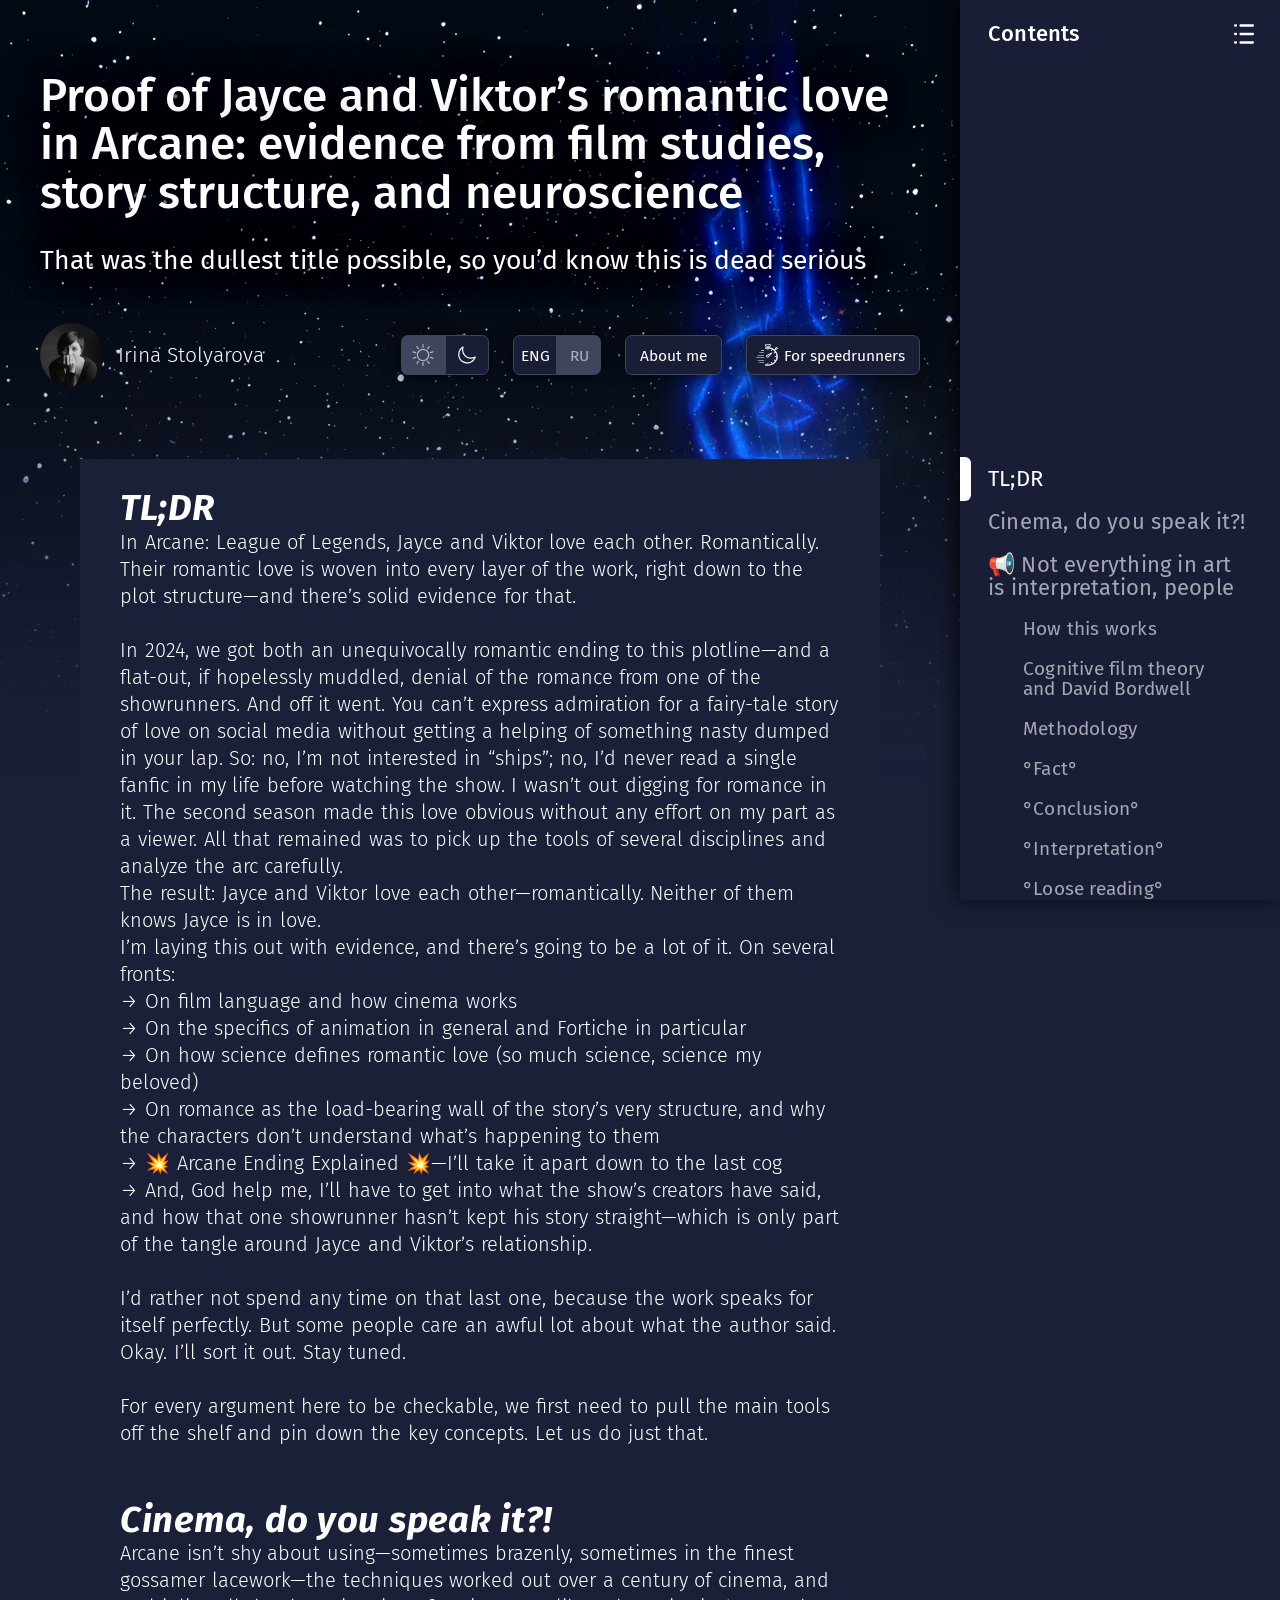
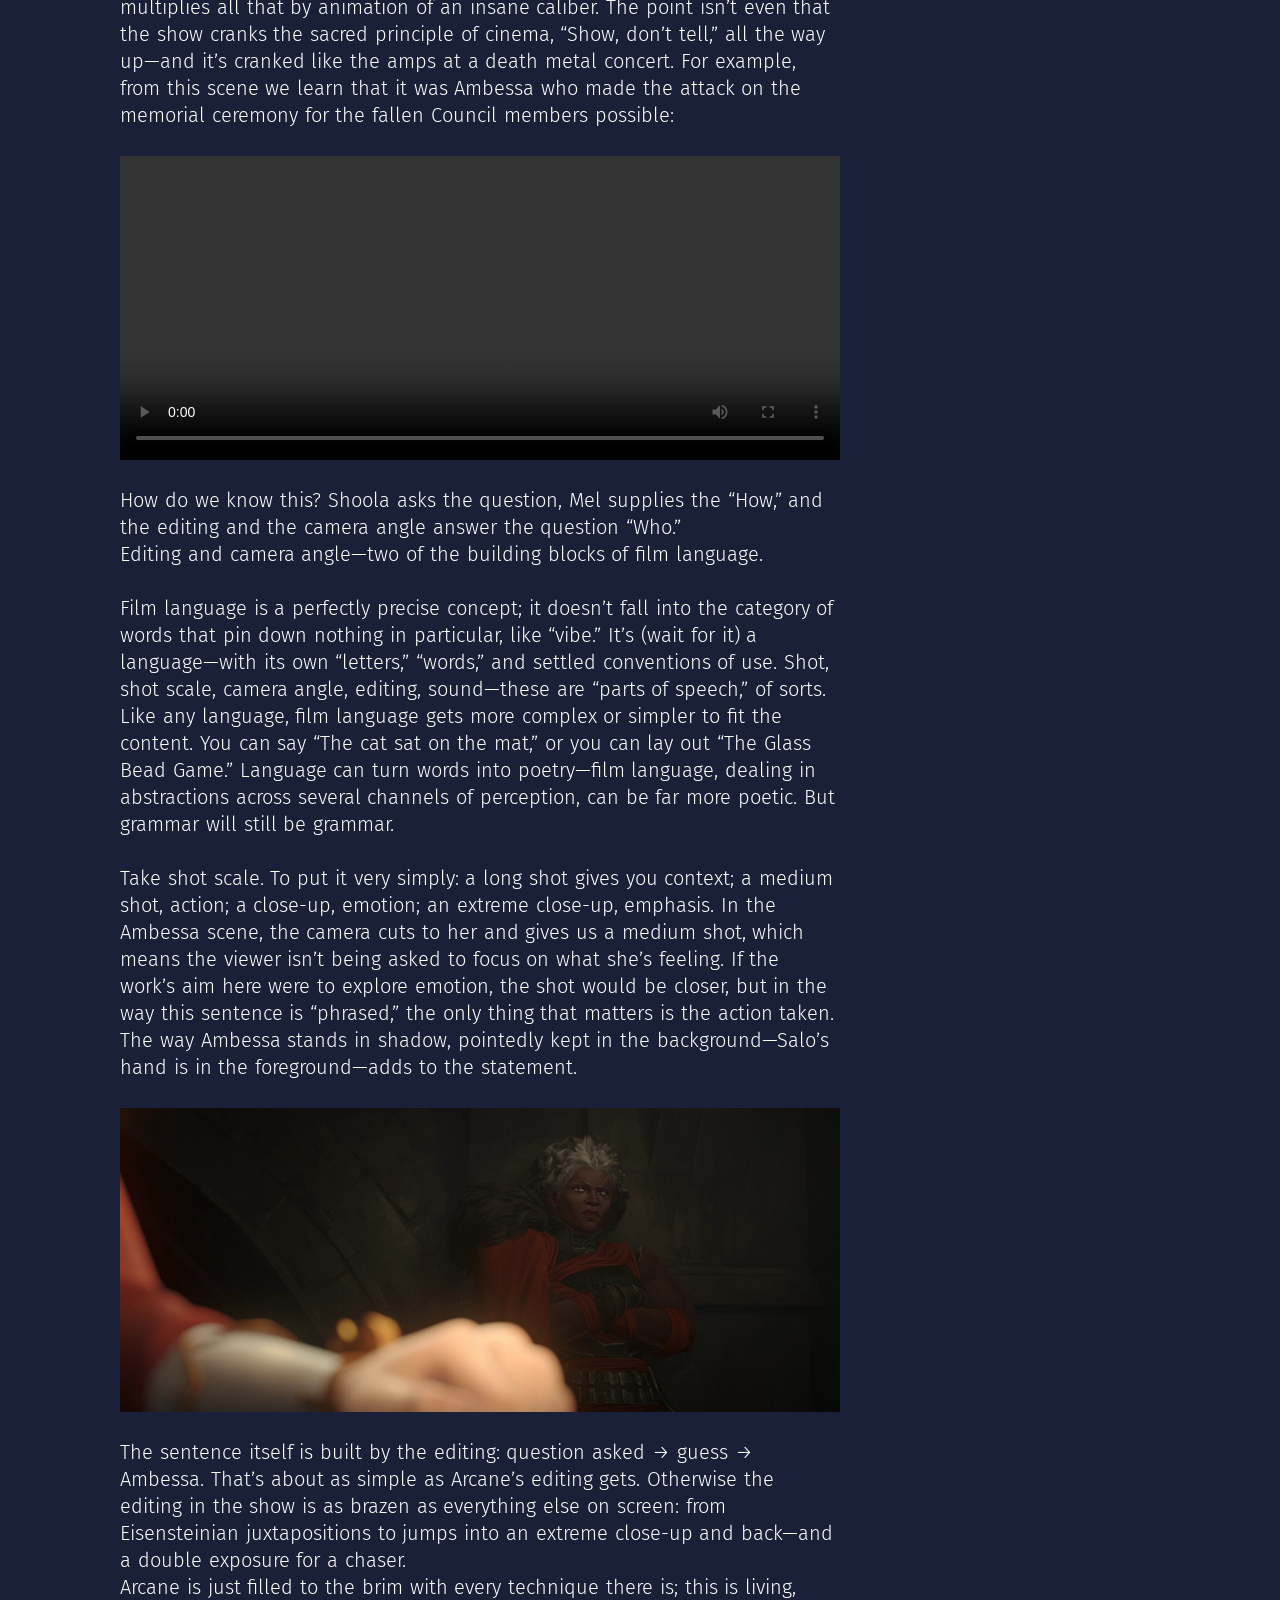
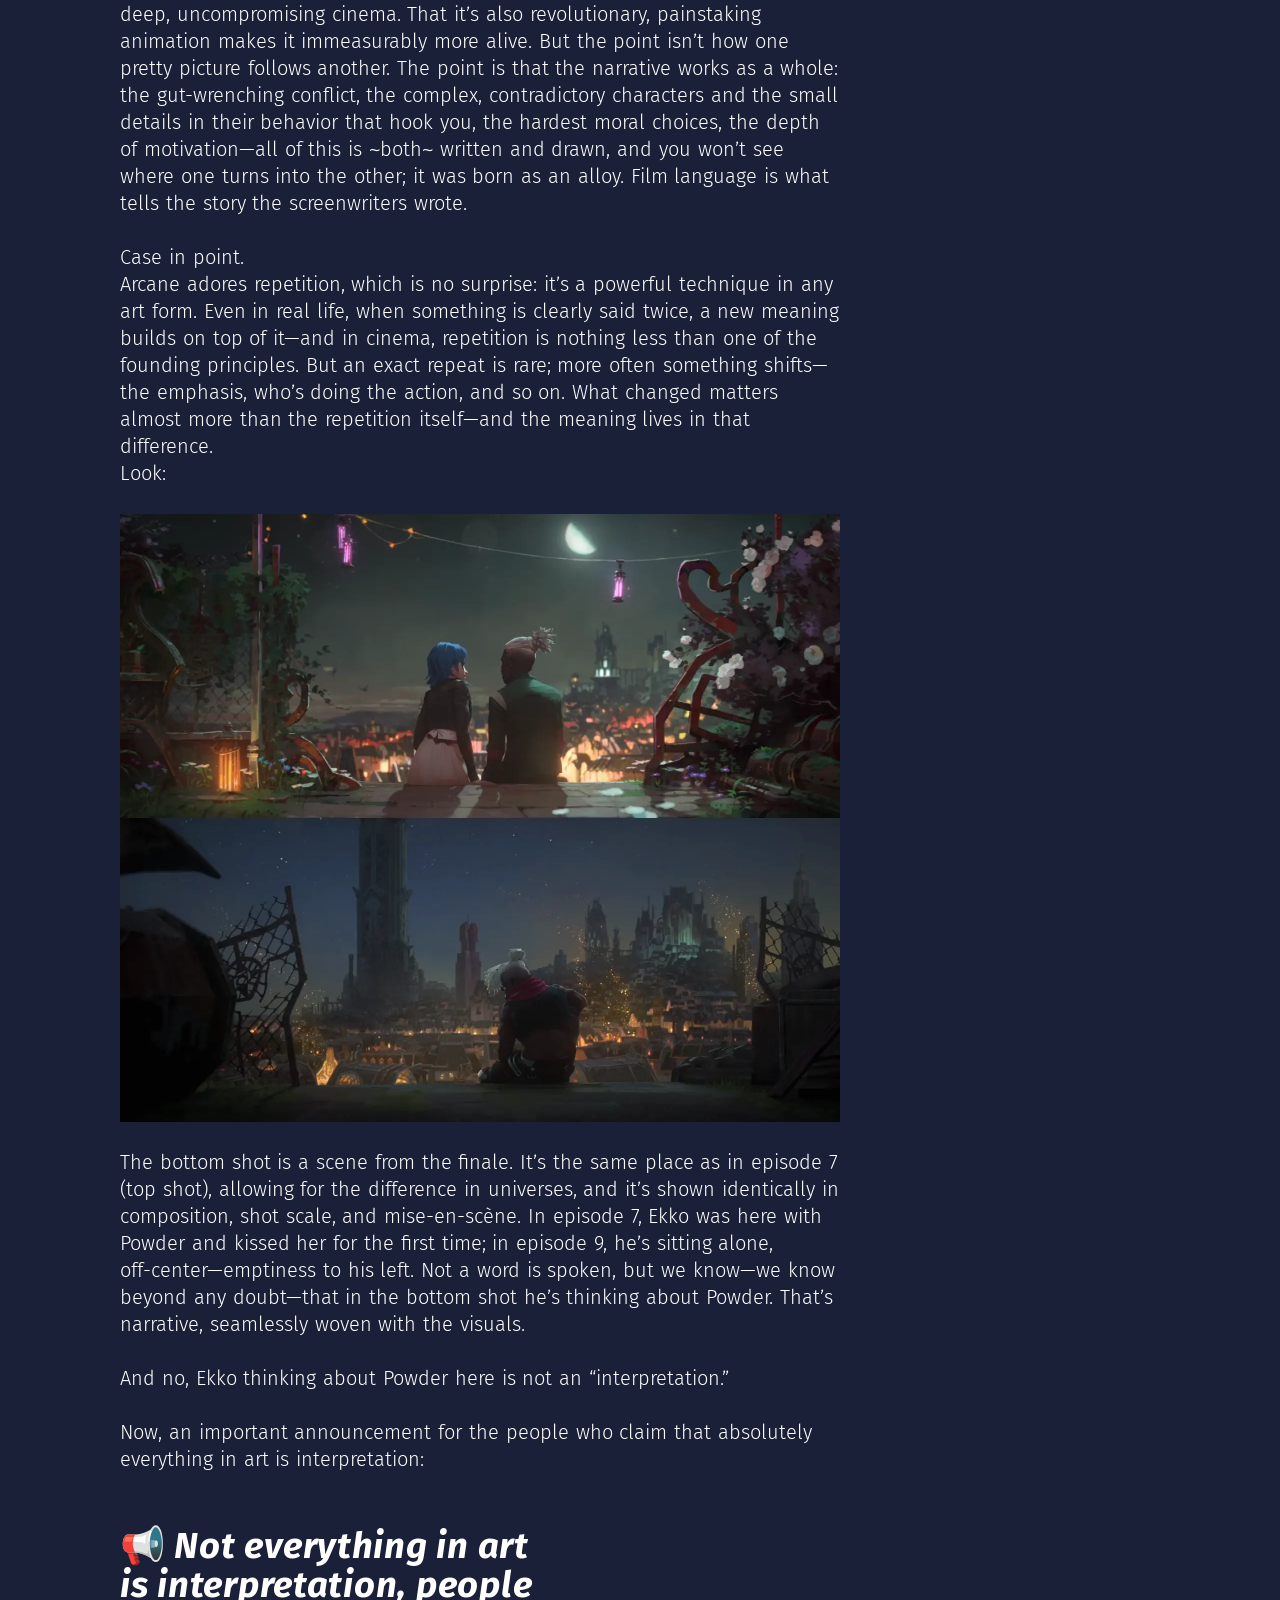
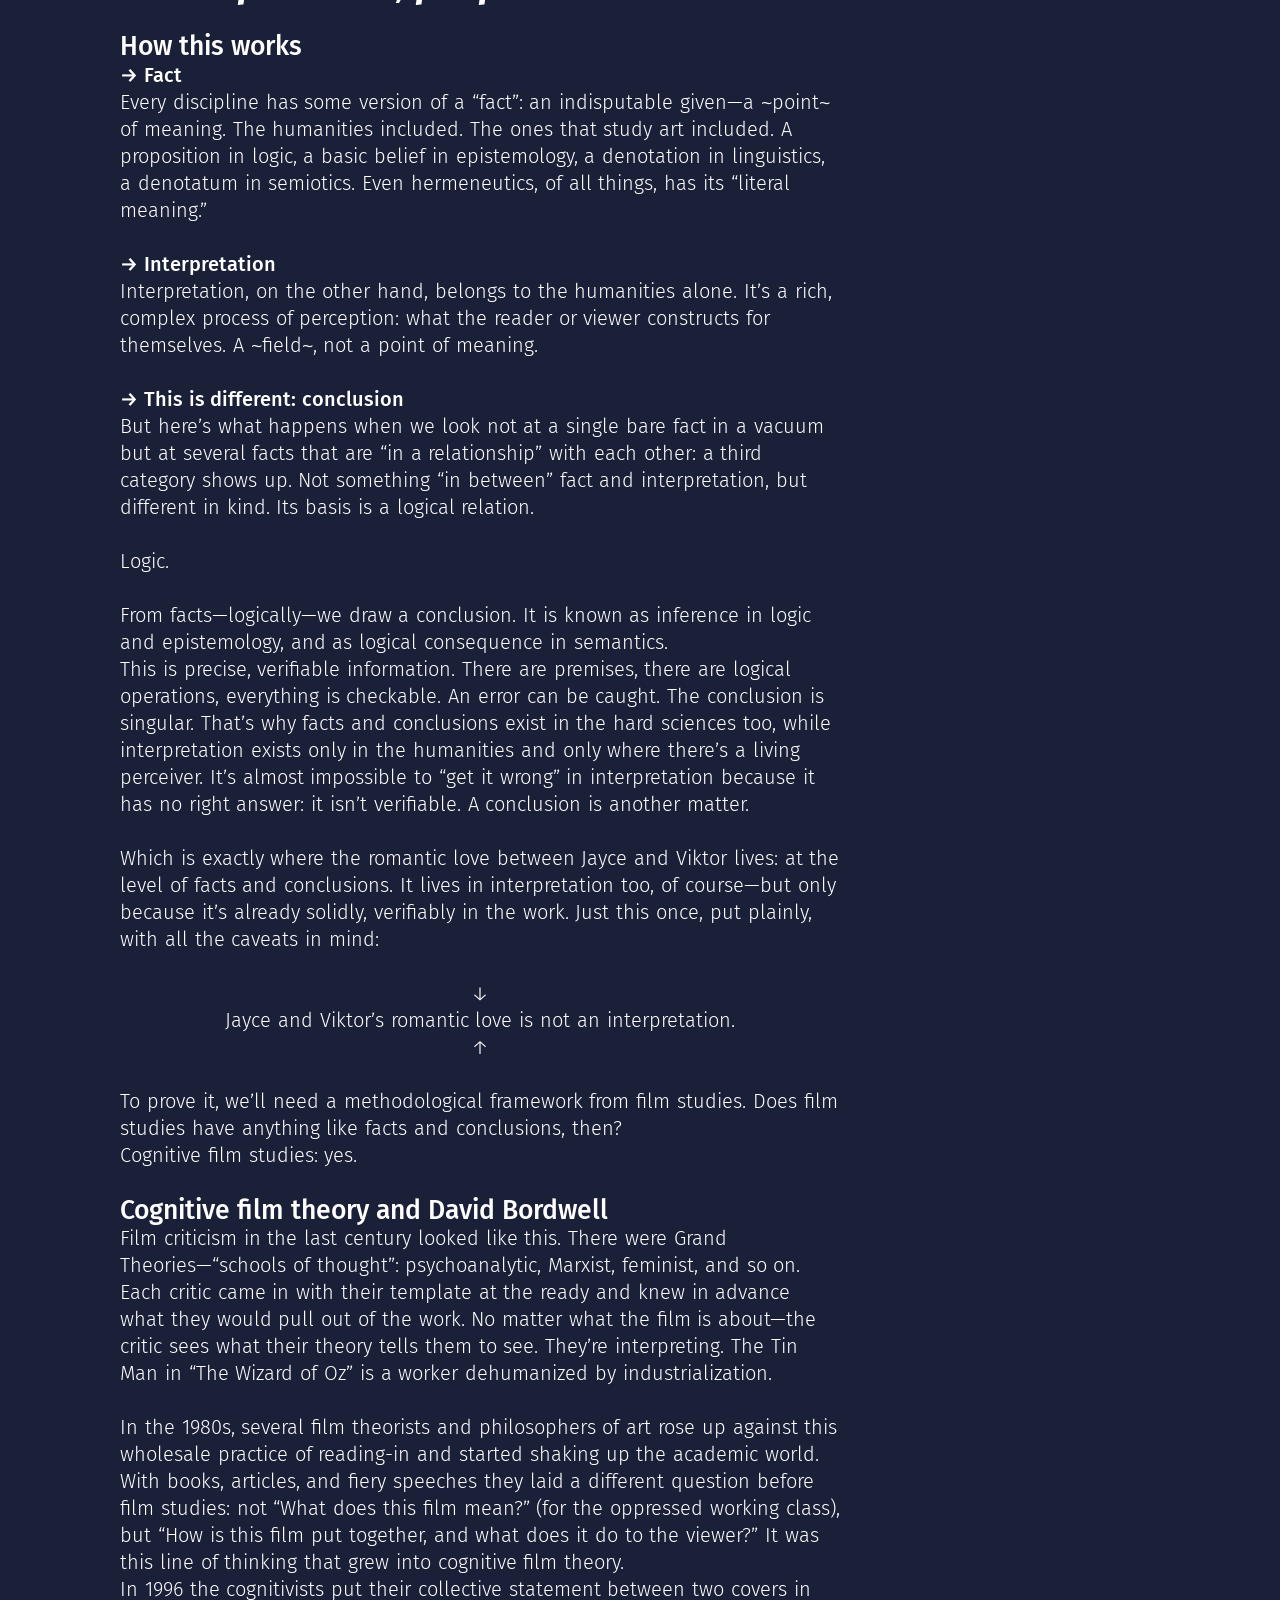
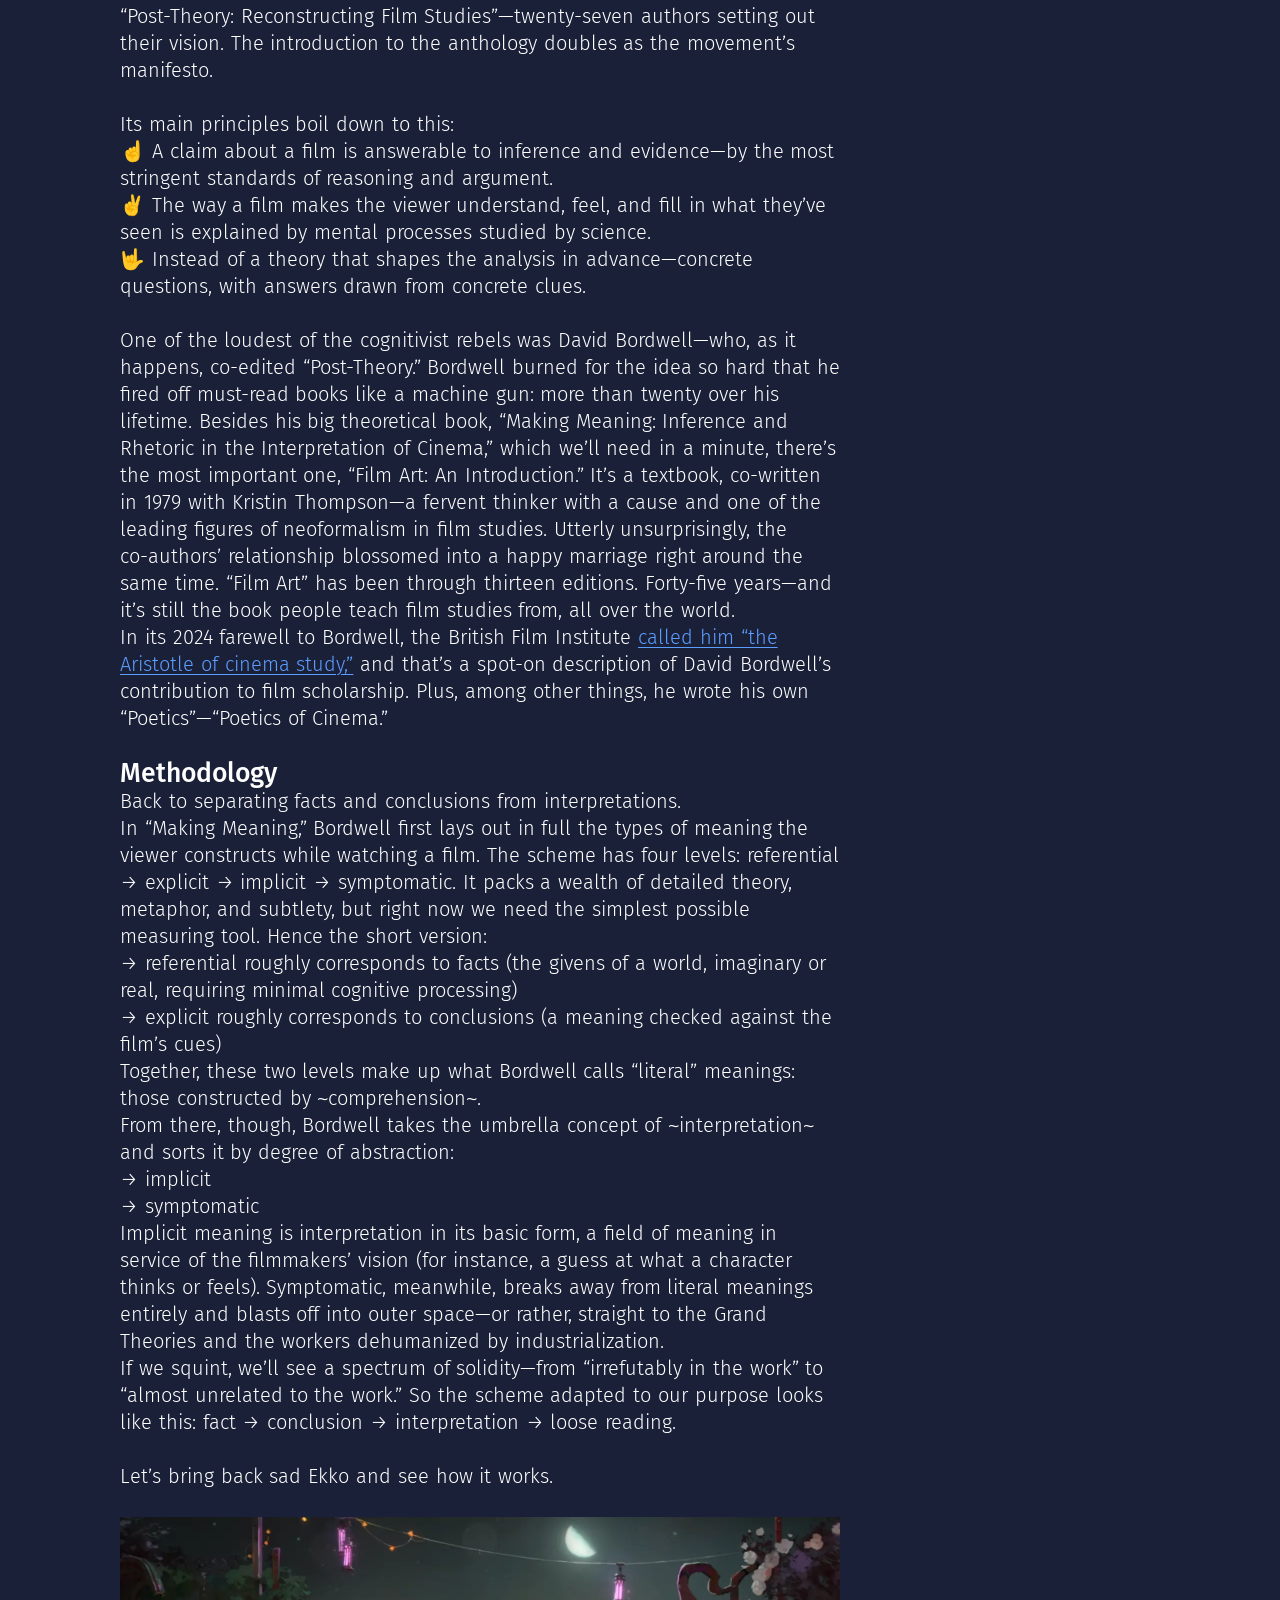
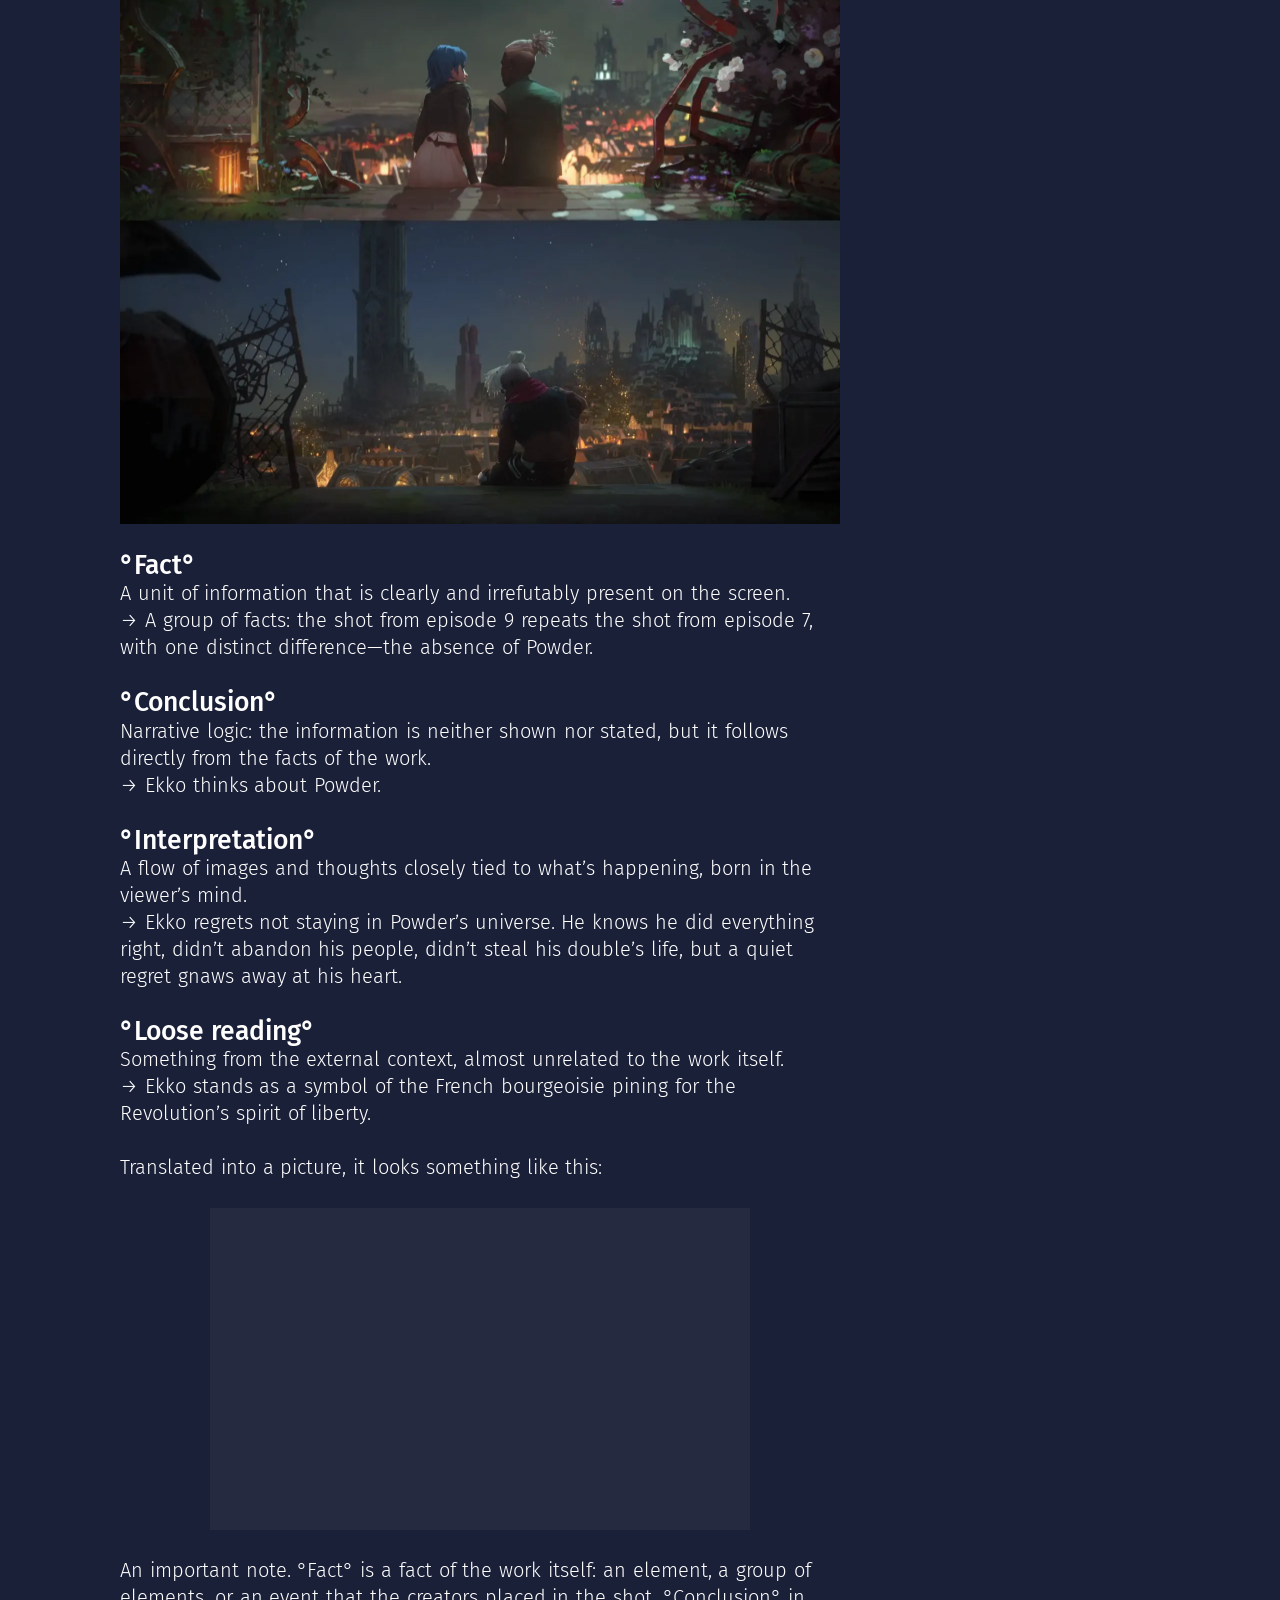
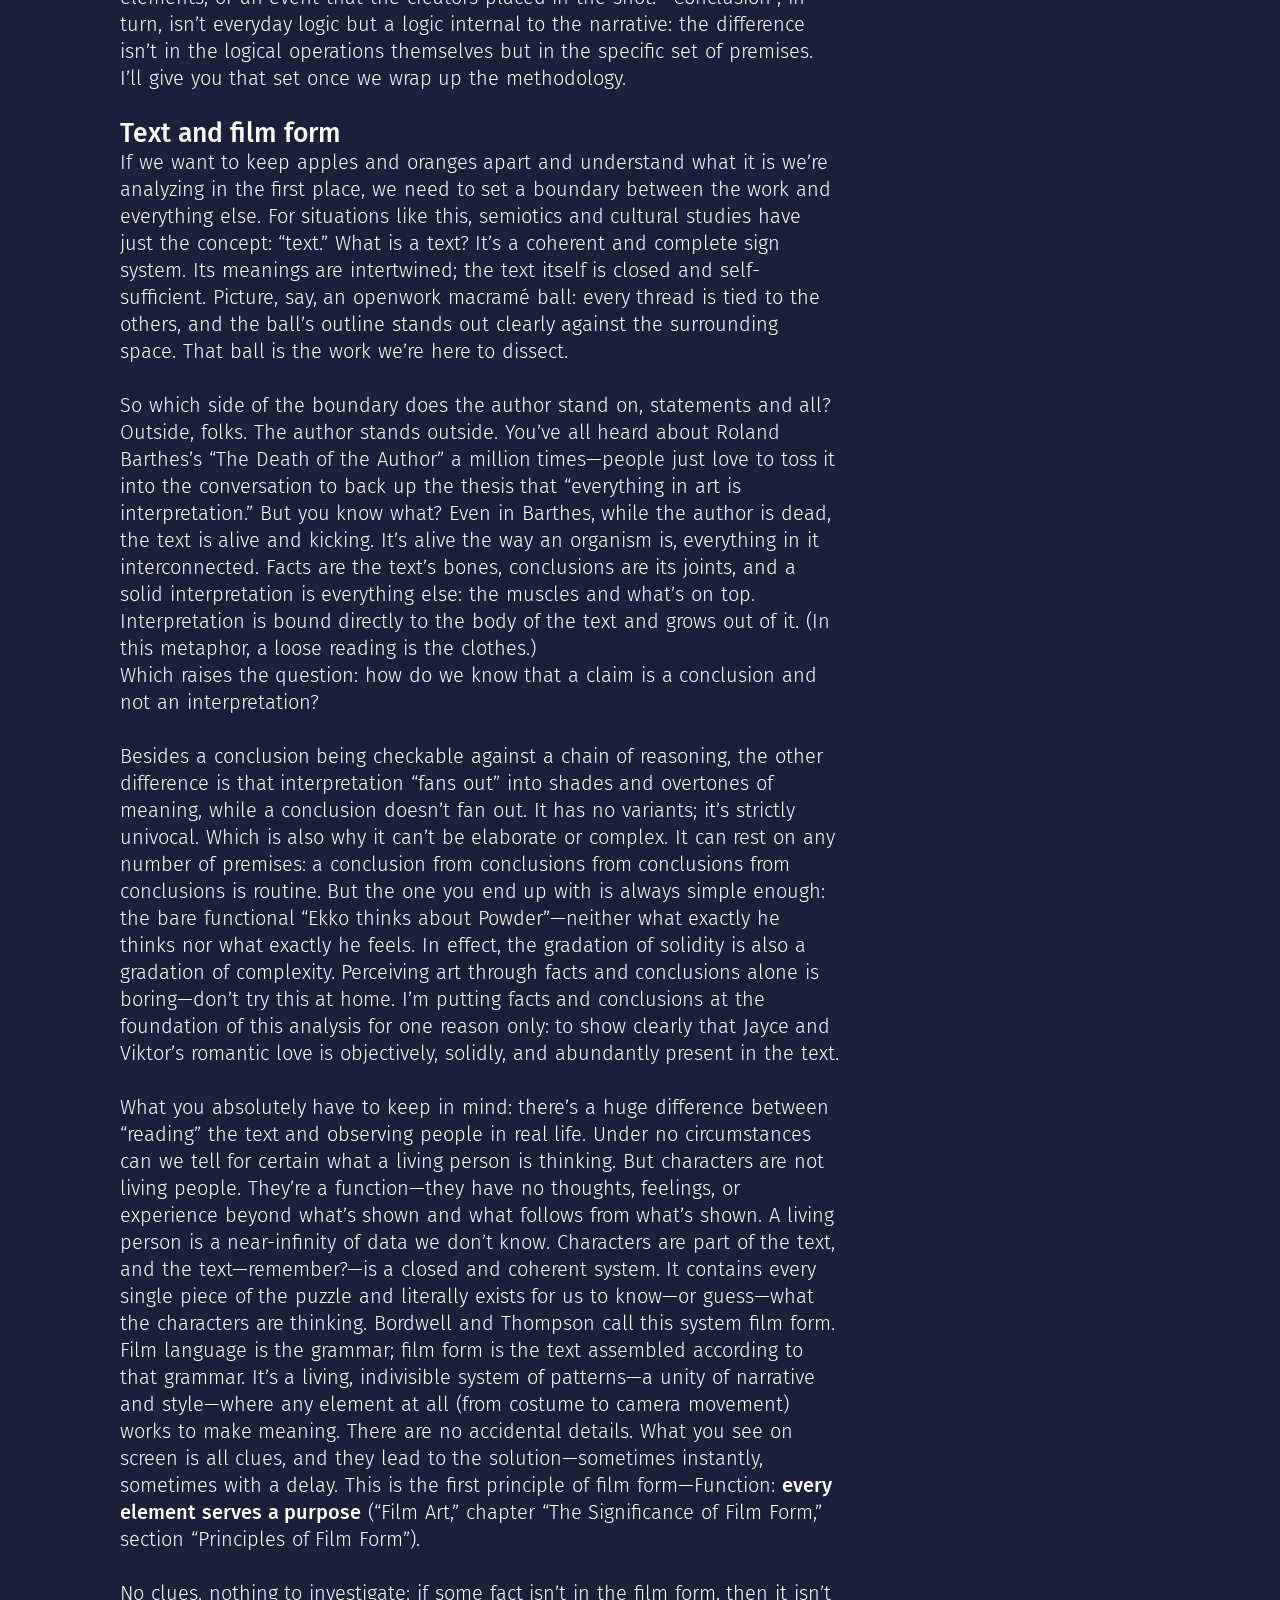
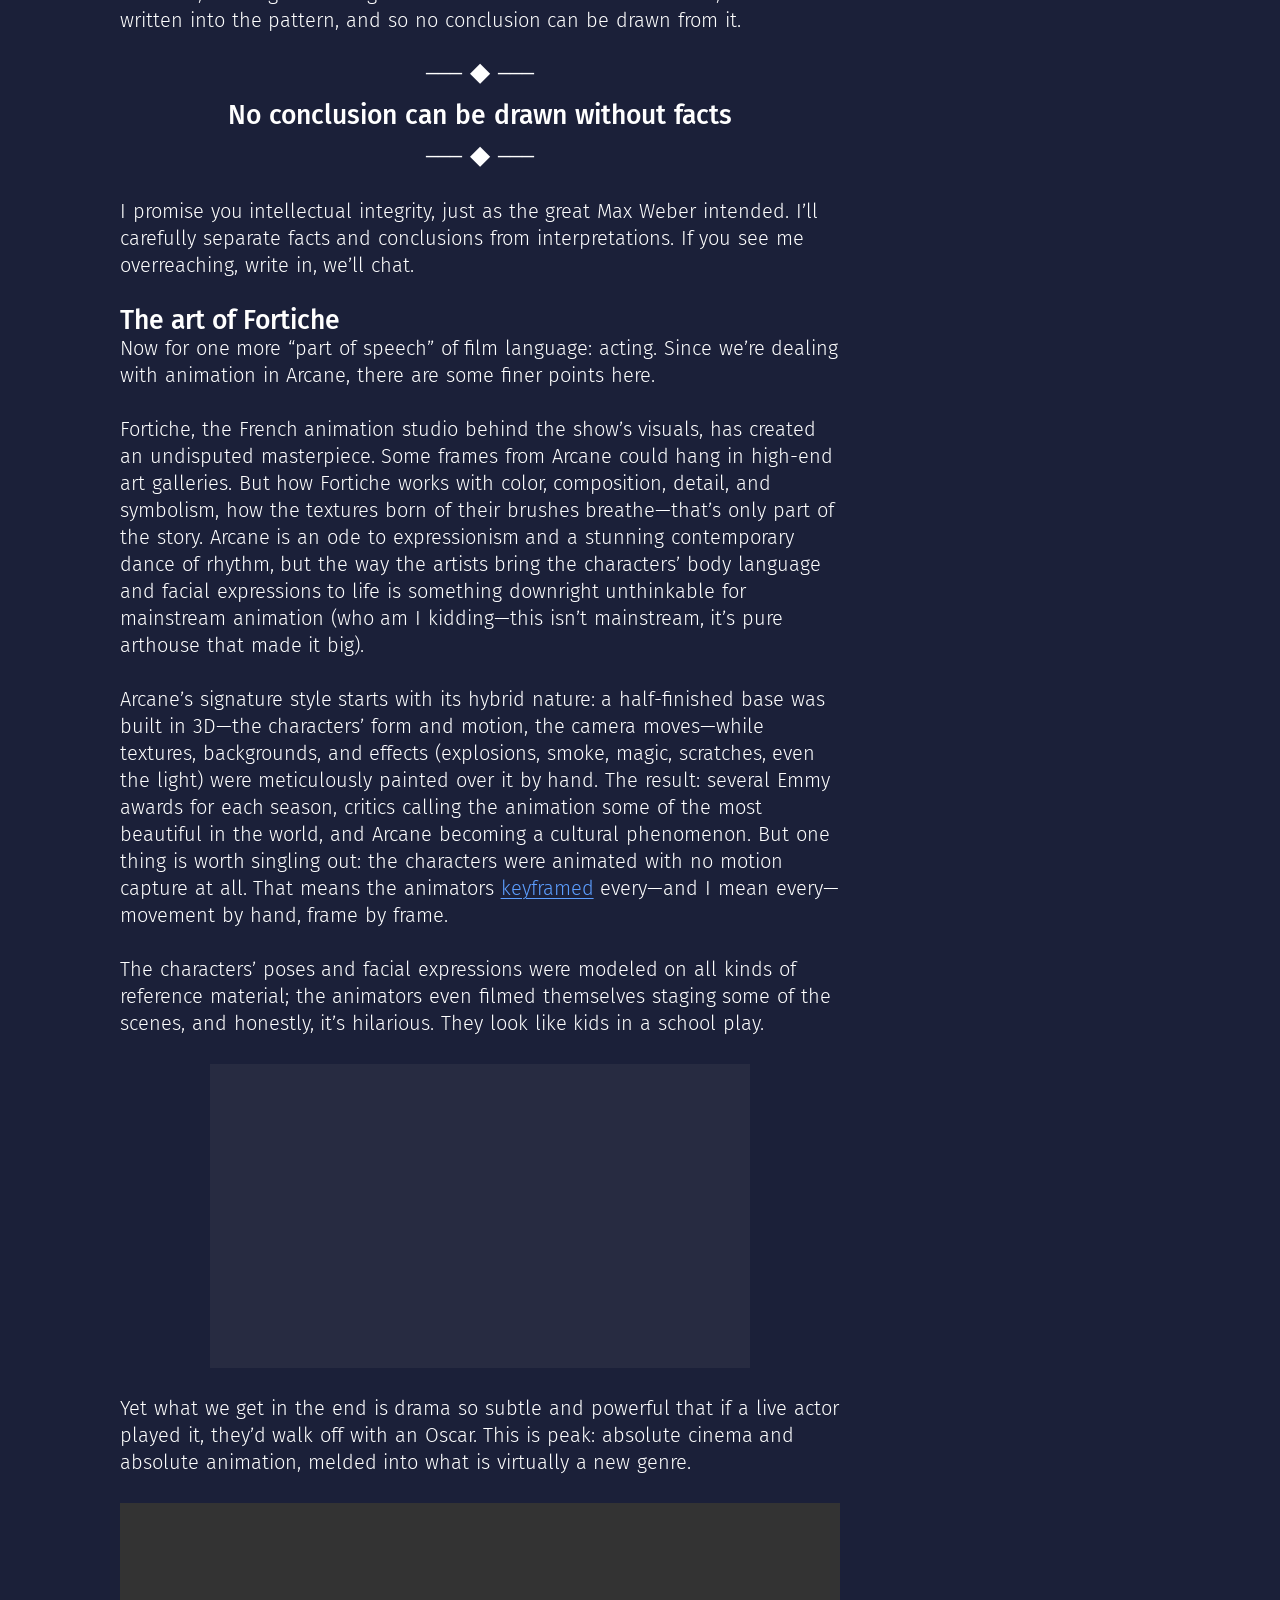
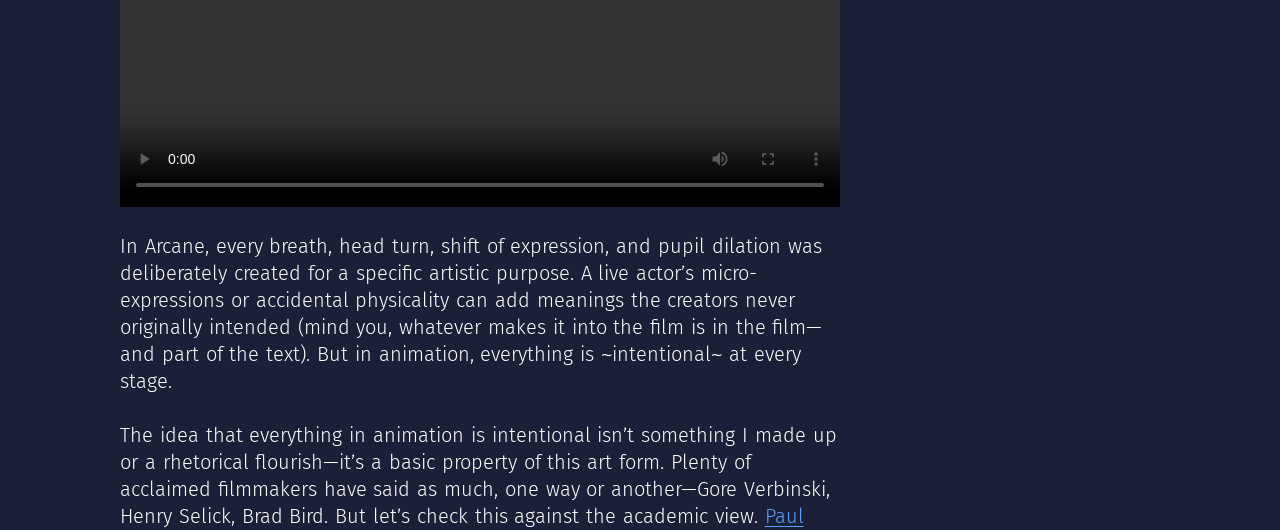
<file: index.html>
<!doctype html>
<html lang="en">
<head>
<meta charset="utf-8">
<meta name="viewport" content="width=device-width, initial-scale=1">
<meta name="google-site-verification" content="4NaiiJJfE0WSkhV_SrAypVX-oivRS0rvnkpkXbGSCek">
<title>Proof of Jayce and Viktor’s romantic love in Arcane</title>
<!-- корень сайта ведёт на английскую версию (решение Irka); русская — /ru/ -->
<meta http-equiv="refresh" content="0; url=en/">
<link rel="canonical" href="https://irka-sings.github.io/only-you/en/">
<link rel="alternate" hreflang="ru" href="https://irka-sings.github.io/only-you/ru/">
<link rel="alternate" hreflang="en" href="https://irka-sings.github.io/only-you/en/">
<meta name="description" content="This isn’t interpretation: Jayvik under the microscope of twenty academic disciplines. Plus a breakdown of Riot Games’ gaslighting—because of course.">
<meta property="og:type" content="article">
<meta property="og:url" content="https://irka-sings.github.io/only-you/en/">
<meta property="og:title" content="Proof of Jayce and Viktor’s romantic love in Arcane: evidence from film studies, story structure, and neuroscience">
<meta property="og:description" content="📢 Not everything in art is interpretation, people">
<meta property="og:image" content="https://irka-sings.github.io/only-you/design/only-you-og-title-eng.png">
<meta property="og:image:type" content="image/png">
<meta property="og:image:width" content="1200">
<meta property="og:image:height" content="630">
<meta property="og:image:alt" content="The glowing, translucent glyph of the acceleration rune—Jayce and Viktor’s rune—against deep black space full of stars. Over it, the title “Proof of Jayce and Viktor’s romantic love in Arcane: evidence from film studies, story structure, and neuroscience.”">
<meta property="og:locale" content="en_US">
<meta property="og:locale:alternate" content="ru_RU">
<meta name="twitter:card" content="summary_large_image">
<meta name="twitter:image:alt" content="The glowing, translucent glyph of the acceleration rune—Jayce and Viktor’s rune—against deep black space full of stars. Over it, the title “Proof of Jayce and Viktor’s romantic love in Arcane: evidence from film studies, story structure, and neuroscience.”">
<style>html{background:#1b2039;color:#fff;font-family:sans-serif}a{color:#6aa5ff}</style>
</head>
<body>
<p><a href="en/">English</a> · <a href="ru/" lang="ru">Русский</a></p>
</body>
</html>
</file>
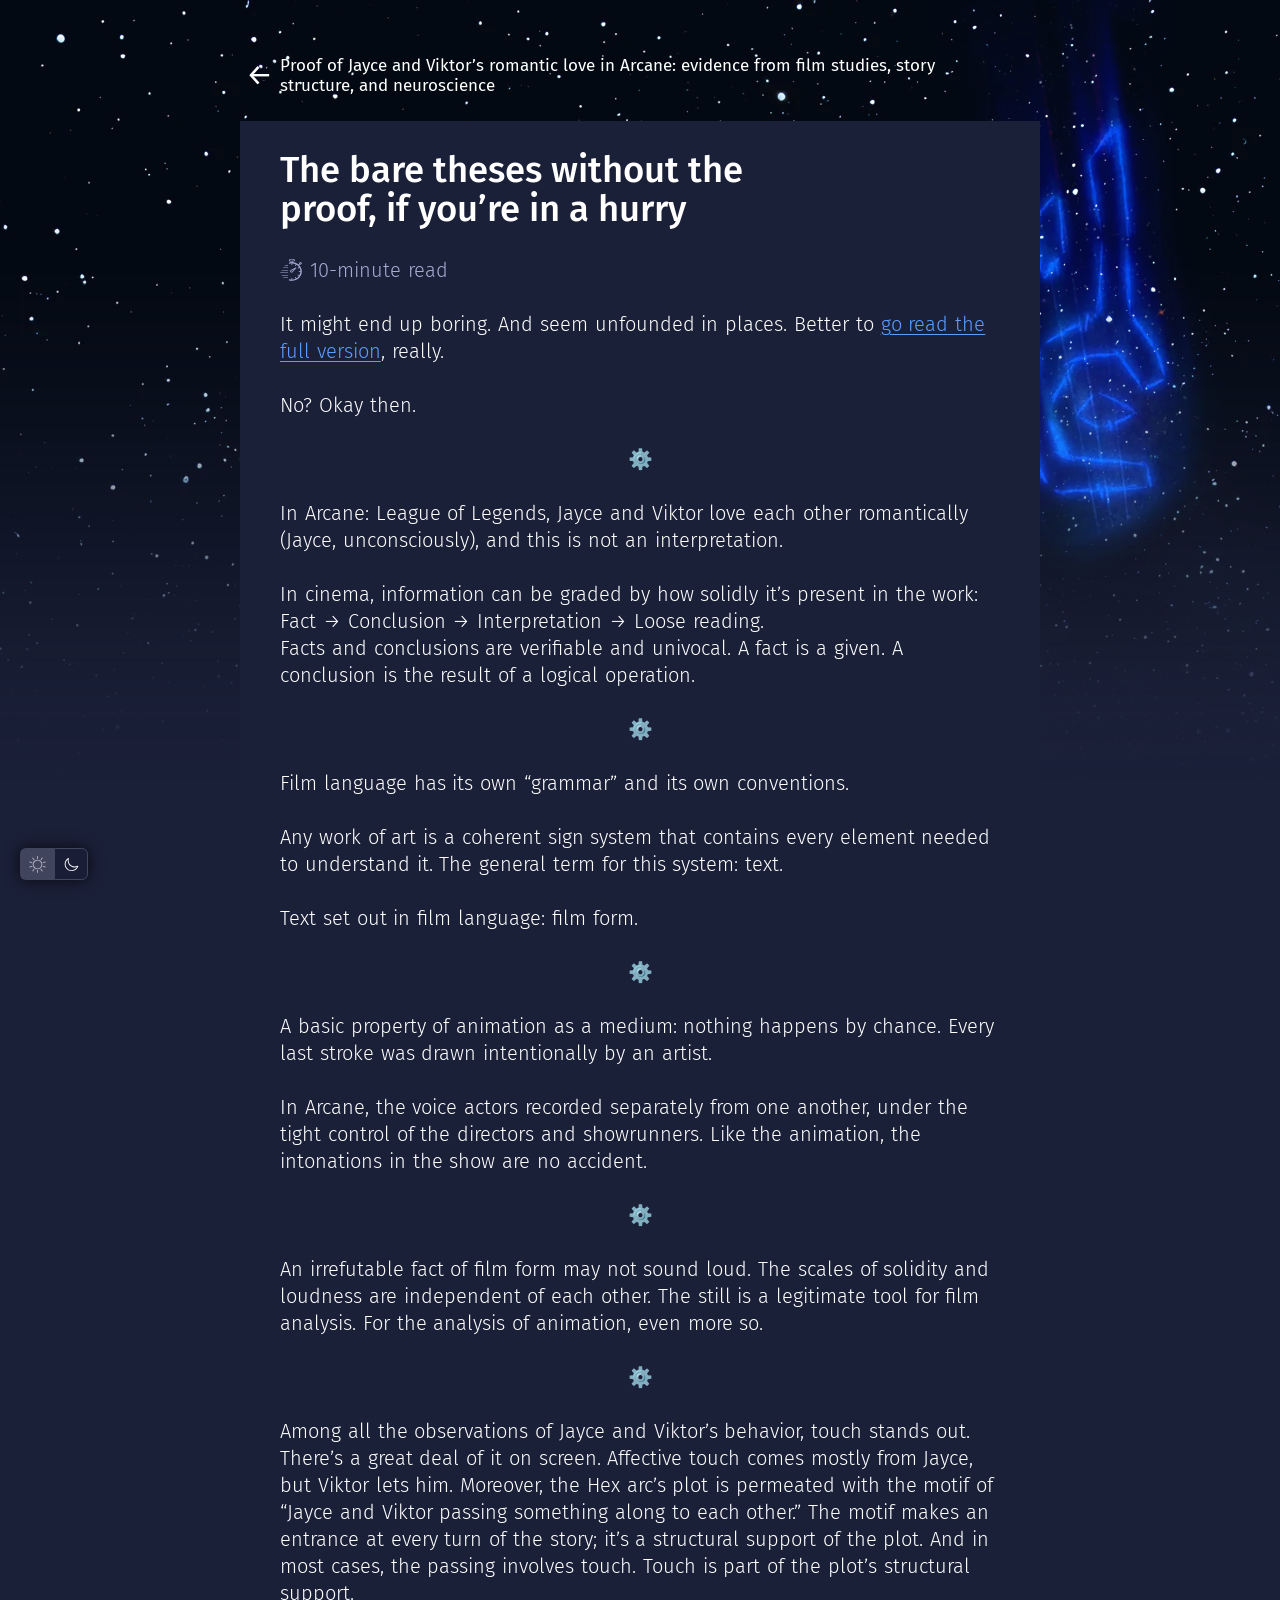
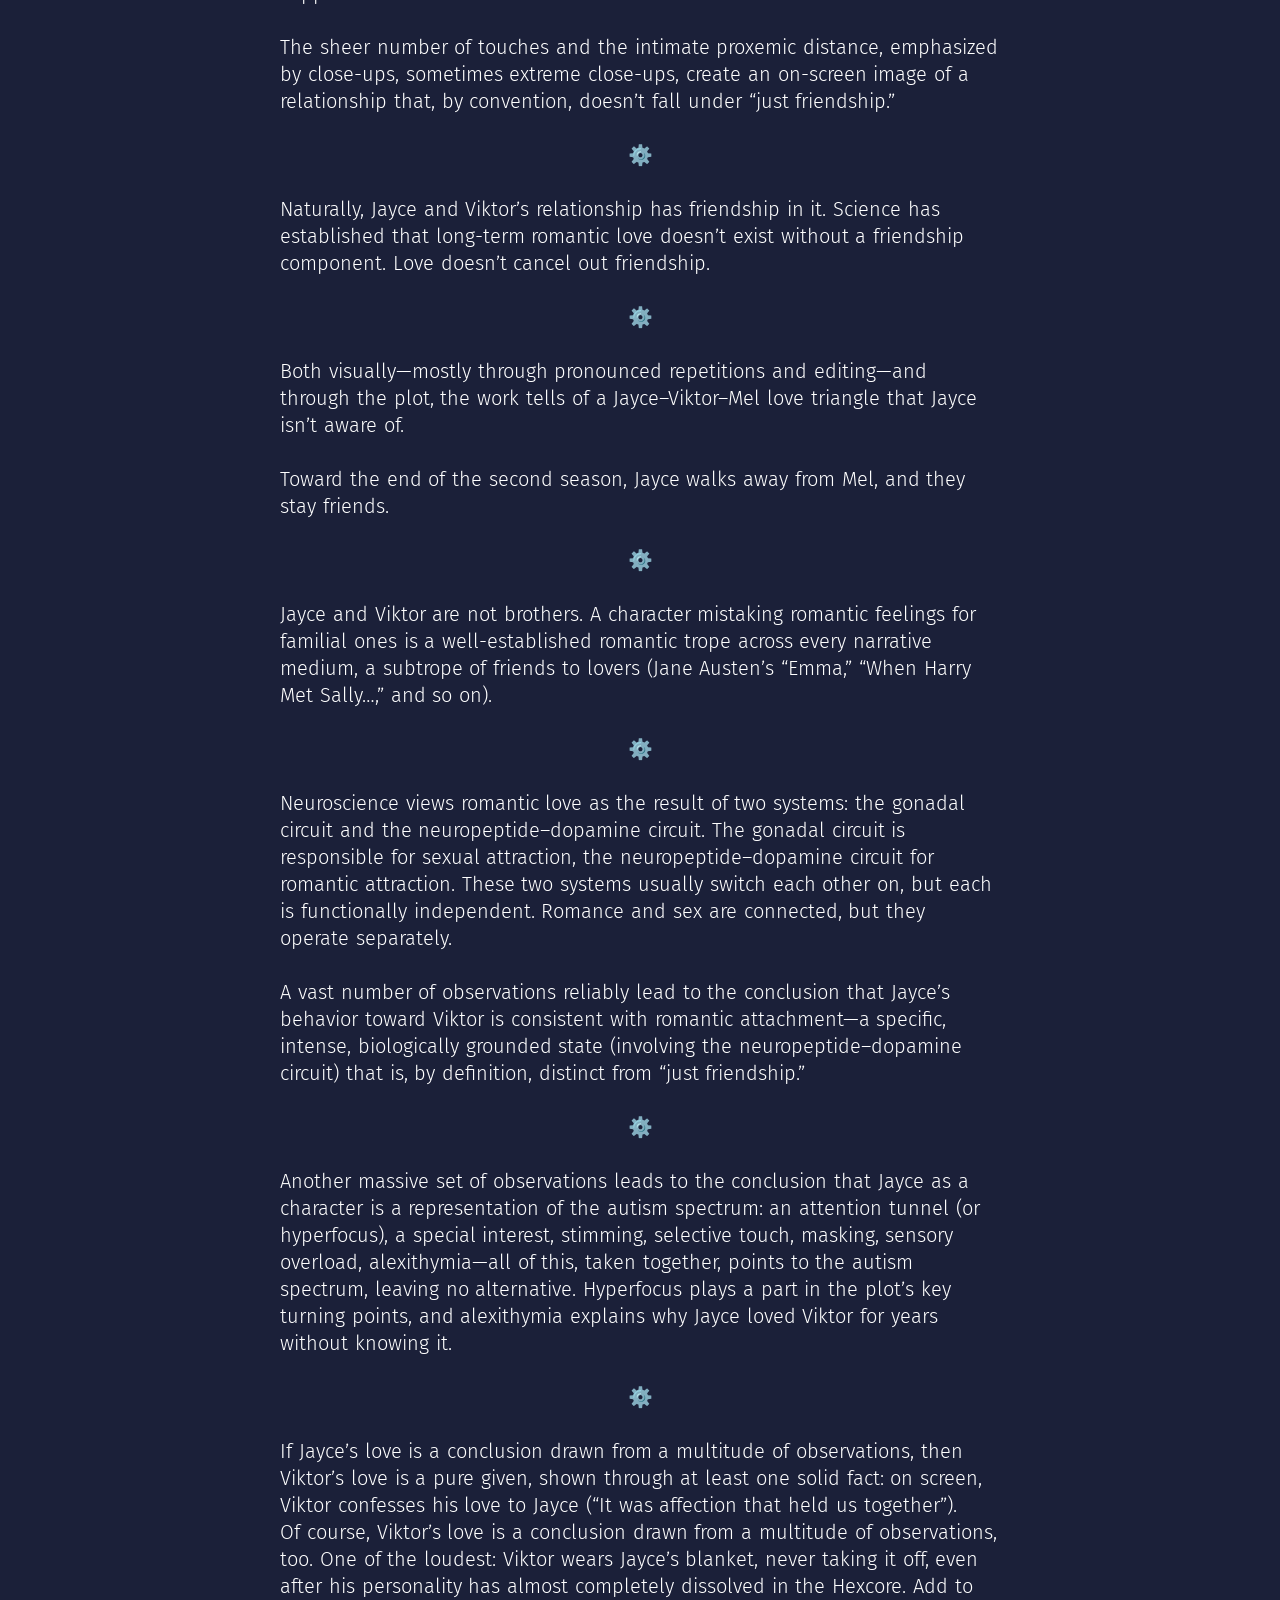
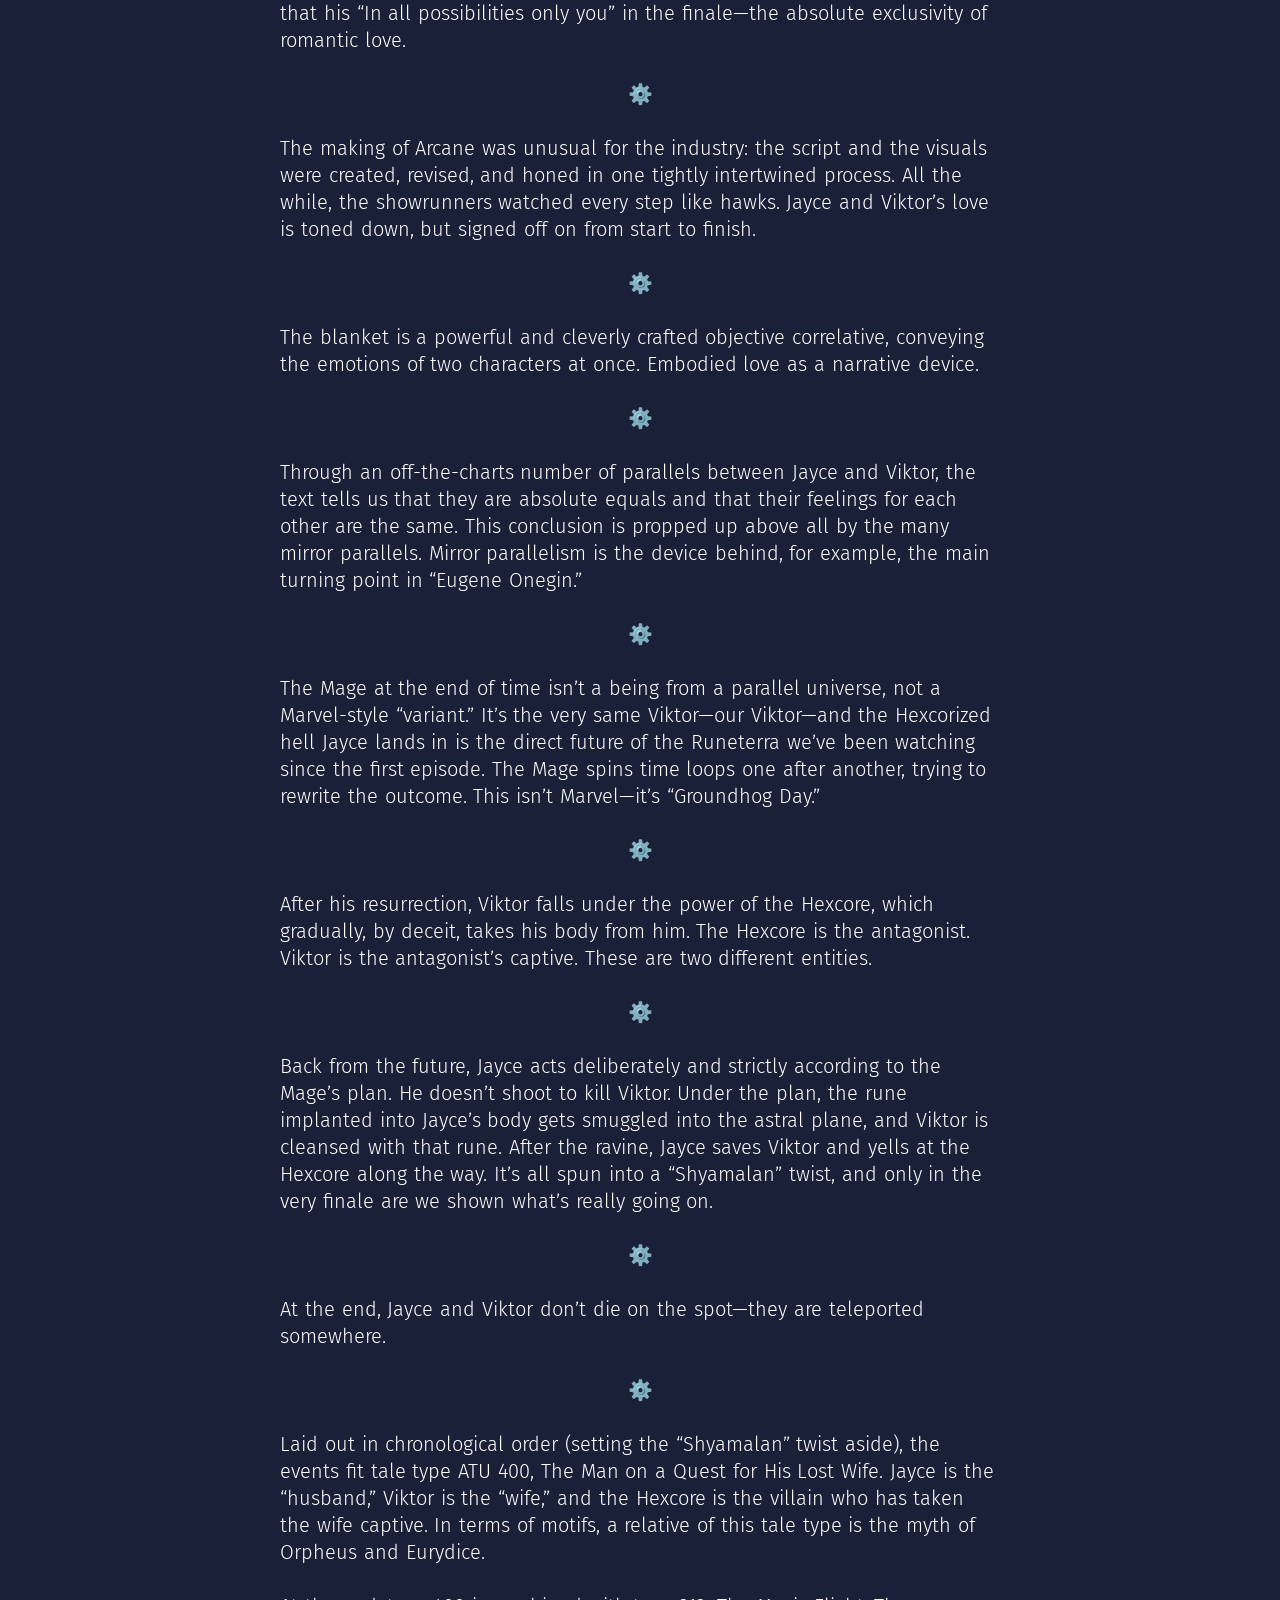
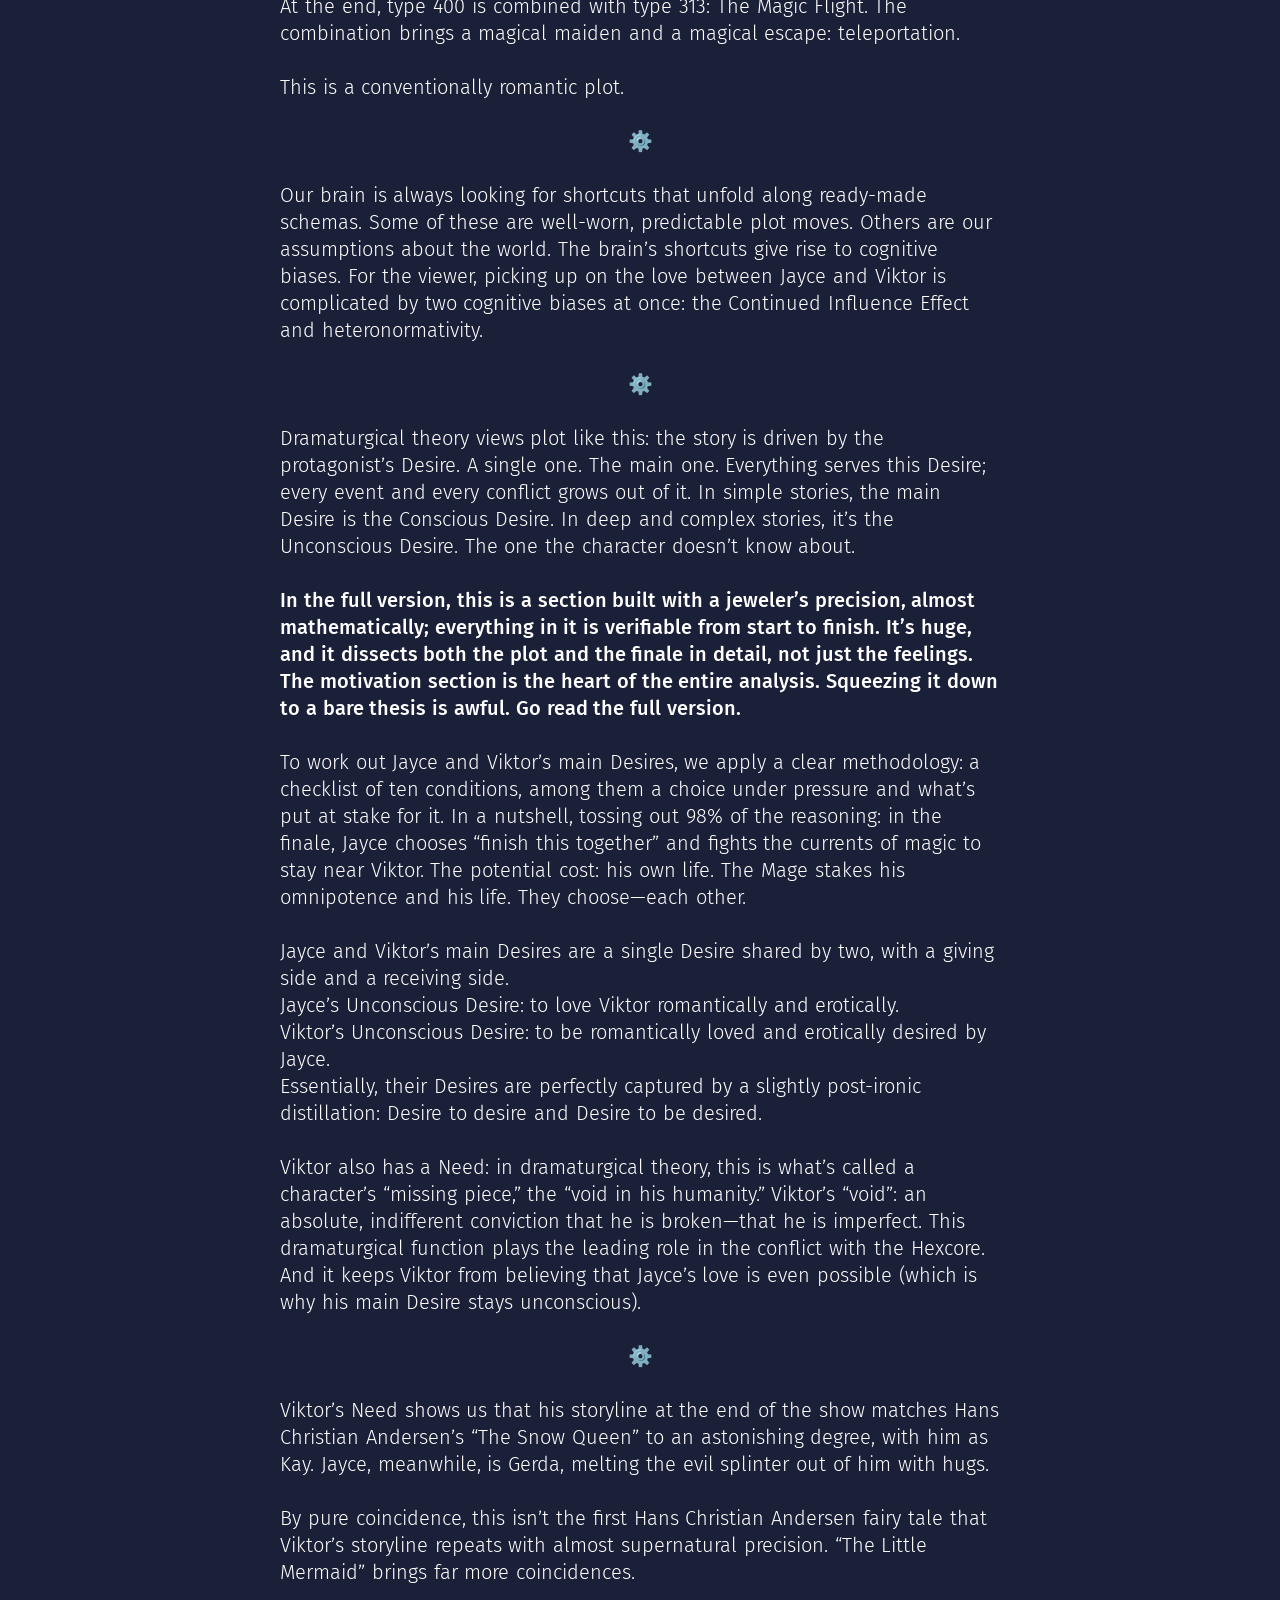
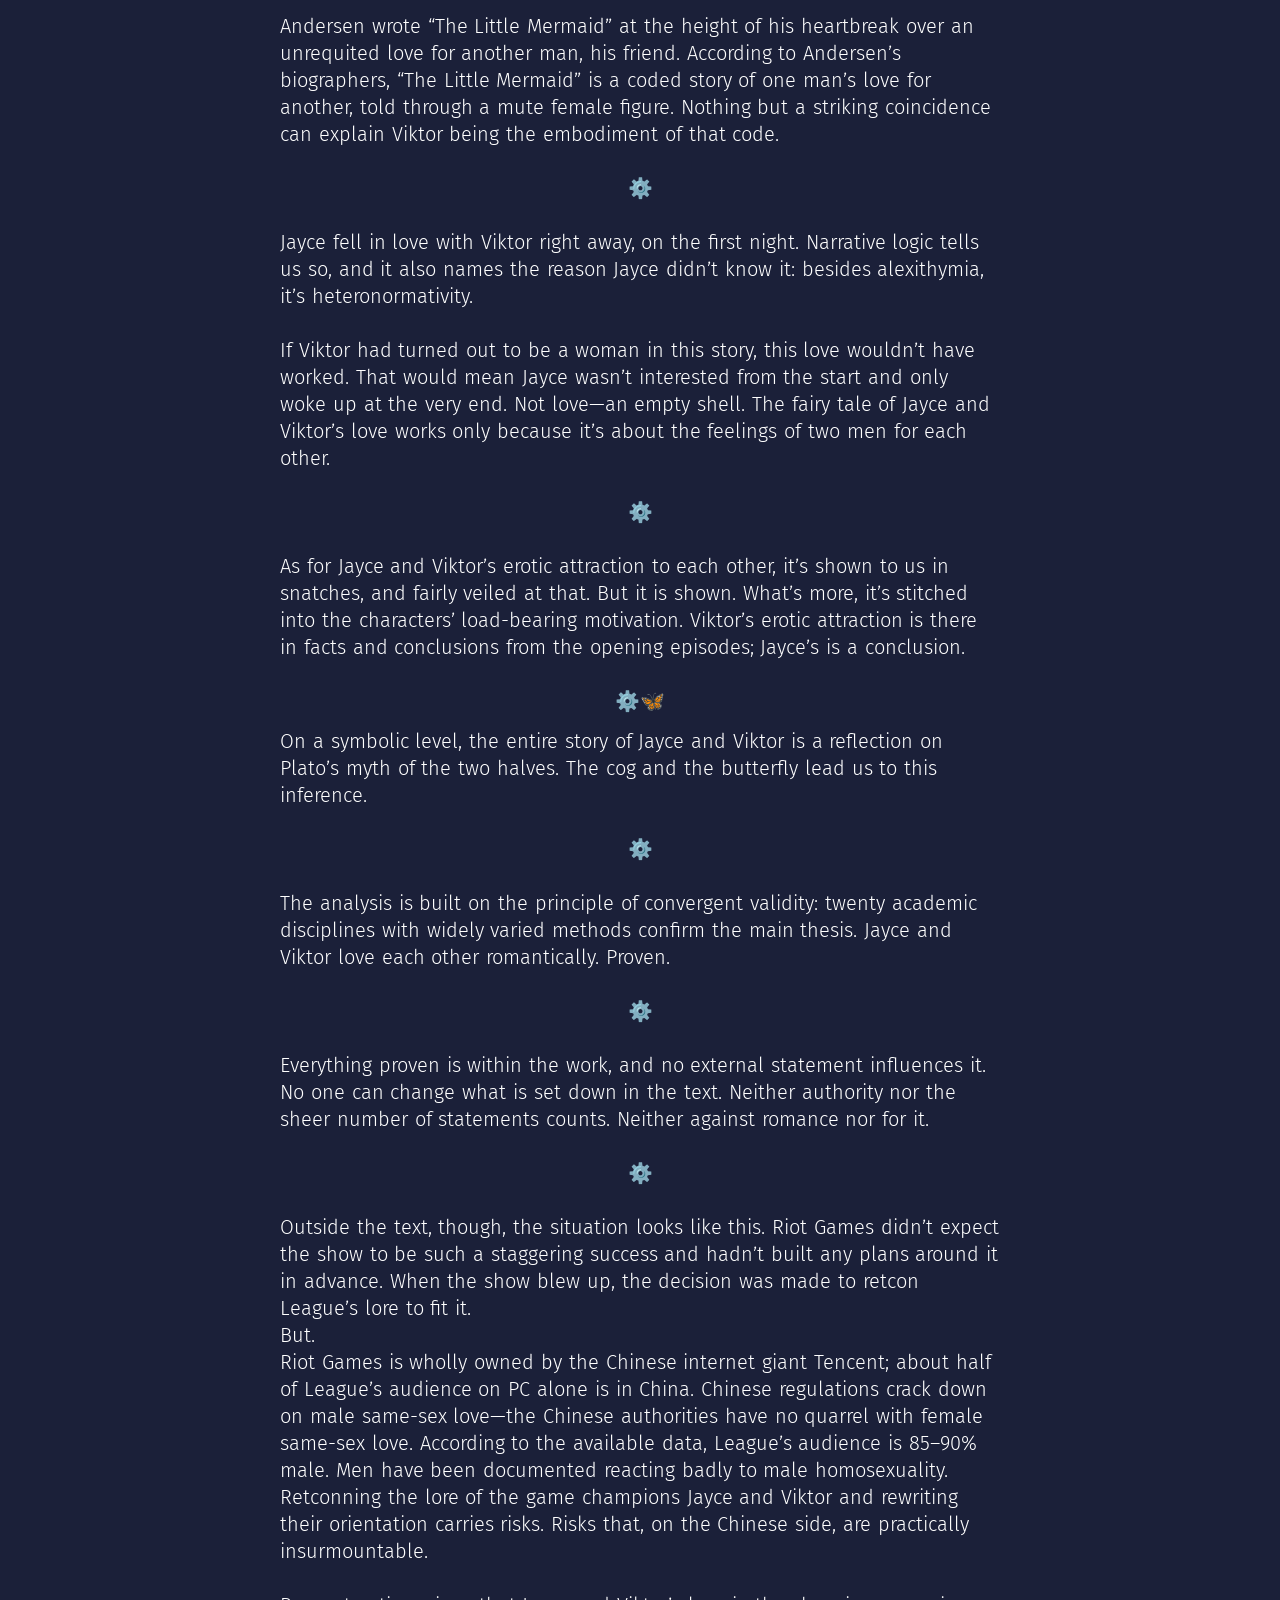
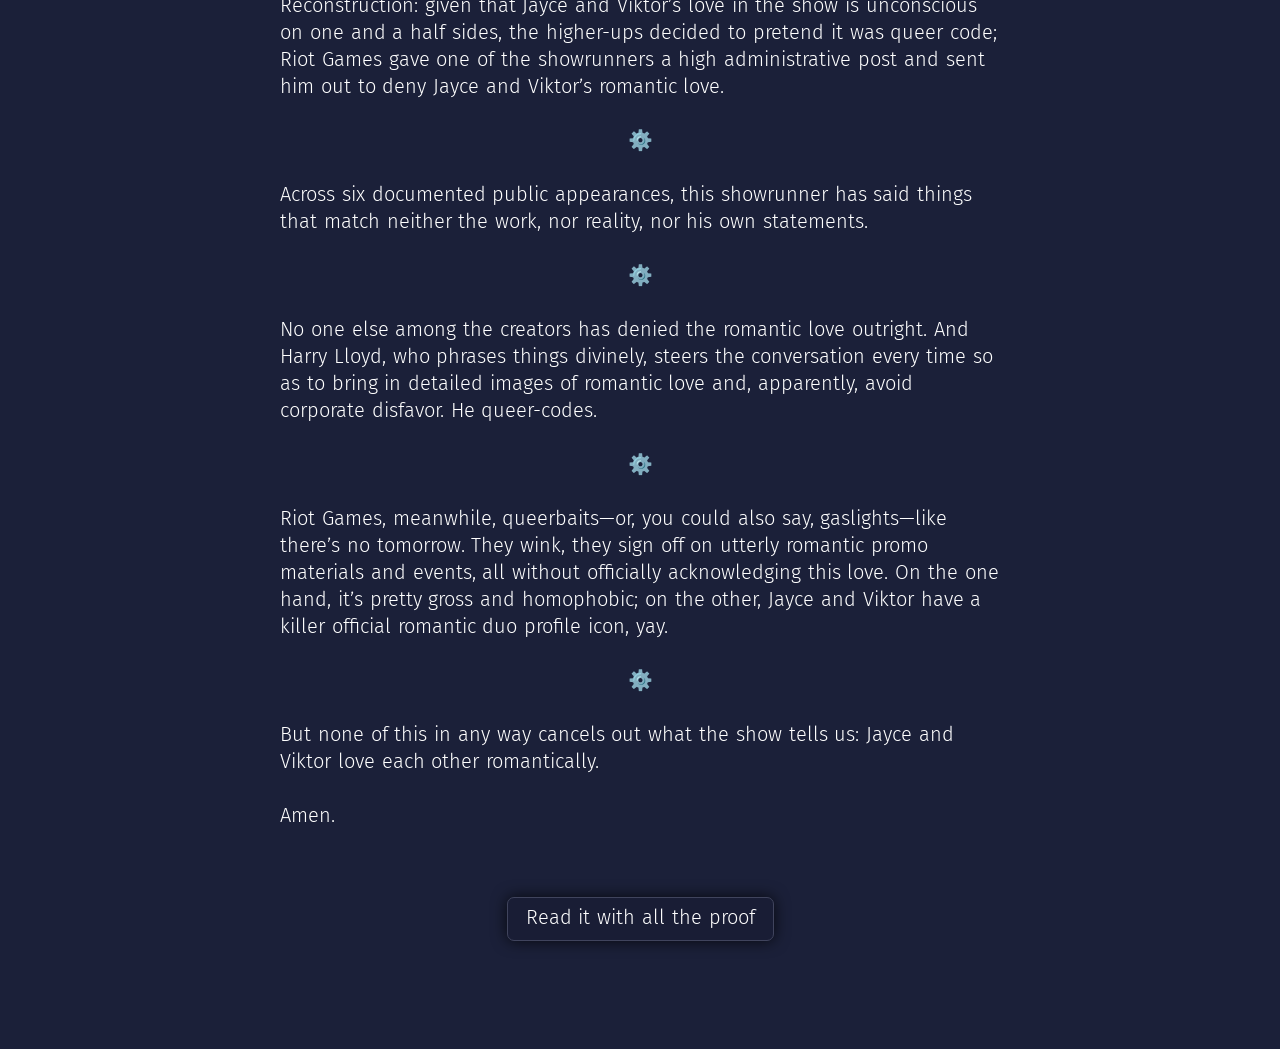
<file: en/speedrun/index.html>
<!doctype html>
<html lang="en" data-theme="dark">
<head>
<meta charset="utf-8">
<meta name="viewport" content="width=device-width, initial-scale=1">
<title>Proof of Jayce and Viktor’s romantic love in Arcane: evidence from film studies, story structure, and neuroscience</title>
<meta name="color-scheme" content="dark light">
<meta name="theme-color" content="#1b2039">
<!-- подтверждение владения сайтом для Google Search Console (Irka, 2026-10-31) -->
<meta name="google-site-verification" content="4NaiiJJfE0WSkhV_SrAypVX-oivRS0rvnkpkXbGSCek">
<link rel="canonical" href="https://irka-sings.github.io/only-you/en/speedrun/">
<link rel="alternate" hreflang="ru" href="https://irka-sings.github.io/only-you/ru/speedrun/">
<link rel="alternate" hreflang="en" href="https://irka-sings.github.io/only-you/en/speedrun/">
<link rel="alternate" hreflang="x-default" href="https://irka-sings.github.io/only-you/en/speedrun/">
<meta name="description" content="This isn’t interpretation: Jayvik under the microscope of twenty academic disciplines. Plus a breakdown of Riot Games’ gaslighting—because of course.">
<meta property="og:type" content="article">
<meta property="og:url" content="https://irka-sings.github.io/only-you/en/speedrun/">
<meta property="og:title" content="Proof of Jayce and Viktor’s romantic love in Arcane: evidence from film studies, story structure, and neuroscience">
<meta property="og:description" content="📢 Not everything in art is interpretation, people">
<meta property="og:image" content="https://irka-sings.github.io/only-you/design/only-you-og-title-eng.png">
<meta property="og:image:type" content="image/png">
<meta property="og:image:width" content="1200">
<meta property="og:image:height" content="630">
<meta property="og:image:alt" content="The glowing, translucent glyph of the acceleration rune—Jayce and Viktor’s rune—against deep black space full of stars. Over it, the title “Proof of Jayce and Viktor’s romantic love in Arcane: evidence from film studies, story structure, and neuroscience.”">
<meta property="og:locale" content="en_US">
<meta property="og:locale:alternate" content="ru_RU">
<meta name="twitter:card" content="summary_large_image">
<meta name="twitter:image:alt" content="The glowing, translucent glyph of the acceleration rune—Jayce and Viktor’s rune—against deep black space full of stars. Over it, the title “Proof of Jayce and Viktor’s romantic love in Arcane: evidence from film studies, story structure, and neuroscience.”">
<script type="application/ld+json">
{
 "@context": "https://schema.org",
 "@type": "Article",
 "headline": "Proof of Jayce and Viktor’s romantic love in Arcane: evidence from film studies, story structure, and neuroscience",
 "description": "This isn’t interpretation: Jayvik under the microscope of twenty academic disciplines. Plus a breakdown of Riot Games’ gaslighting—because of course.",
 "inLanguage": "en",
 "url": "https://irka-sings.github.io/only-you/en/speedrun/",
 "image": "https://irka-sings.github.io/only-you/design/only-you-og-title-eng.png",
 "author": {
  "@type": "Person",
  "name": "Irina Stolyarova",
  "sameAs": [
   "https://t.me/irka_sings",
   "https://x.com/irka_sings"
  ]
 },
 "datePublished": "2026-11-02T23:06:00+05:00",
 "isBasedOn": "https://irka-sings.github.io/only-you/en/"
}
</script>
<link rel="icon" href="../../design/only-you-favicon_16px.svg" type="image/svg+xml">
<link rel="icon" href="../../design/only-you-favicon_32px.png" sizes="32x32" type="image/png">
<link rel="apple-touch-icon" href="../../design/only-you-apple-touch-icon.png">
<script>
/* тема — до отрисовки, чтобы не было вспышки: выбор гостя → (телефон) настройка системы → тёмная.
   На компьютере с мышью настройку системы не слушаем: в Windows «светлая» стоит по умолчанию,
   её почти никто не выбирал сам (Irka, 2026-10-31) */
(function () {
  var t; try { t = localStorage.getItem('oy-theme'); } catch (e) {}
  var desktop = window.matchMedia('(hover: hover) and (pointer: fine)').matches;
  if (t !== 'light' && t !== 'dark') t = (!desktop && window.matchMedia('(prefers-color-scheme: light)').matches) ? 'light' : 'dark';
  document.documentElement.dataset.theme = t;
})();
</script>
<style>html{background:#171b32}html[data-theme="light"]{background:#cfe0f3}</style>
<link rel="preload" href="../../assets/fonts/fira-sans-latin-300-normal.woff2" as="font" type="font/woff2" crossorigin>
<link rel="preload" href="../../assets/fonts/fira-sans-latin-400-normal.woff2" as="font" type="font/woff2" crossorigin>
<link rel="stylesheet" href="../../assets/fonts.css">
<link rel="stylesheet" href="../../assets/site.css">
<script src="../../assets/site.js" defer></script>
</head>
<body class="speed">

<div class="page">
<header class="hero" id="top">
<div class="hero-bg" aria-hidden="true"></div>
<div class="rune" aria-hidden="true"></div>
<a class="back-to" href="../"><span class="arrow" aria-hidden="true">←</span> Proof of Jayce and Viktor’s romantic love in Arcane: evidence from film studies, story structure, and neuroscience</a>
</header>

<main class="article" id="text">
<div class="prose">
<h1>The bare theses without the proof, if you’re in a hurry</h1>
<div class="read-row"><p class="read"><svg aria-hidden="true" focusable="false" xmlns="http://www.w3.org/2000/svg" viewBox="0 0 150 150"><path d="M142.72,111.65c11.07-23.27,6.52-50.43-11.59-69.21l-.7-.73,4.99-4.74.68.53c1.73,1.34,4.37,1.85,6.08.24l5.89-5.55c.54-.5.9-1.51.91-2.52,0-.88-.24-1.64-.69-2.06l-5.82-5.61c-1.75-1.67-4.58-1.68-6.3,0l-5.55,5.4c-1.43,1.39-.94,3.77.36,5.27l.61.71-4.77,4.74-.7-.59c-10-8.38-22.34-13.71-35.71-15.42l-.88-.11.07-6.21,1.17.23c2.67.52,5.2.06,7.13-1.27,1.67-1.15,2.78-2.92,3.13-4.98.34-2.01-.31-4.31-1.71-6.02-1.32-1.6-3.15-2.52-5.15-2.58-8.64-.24-17.04-.24-25.68,0-2.14.06-4.05,1.02-5.37,2.71-1.4,1.78-1.97,4.1-1.53,6.21.94,4.48,5.23,6.92,10.43,5.94l1.2-.23-.09,5.96-8.96,1.68c-1.1.2-2.05.83-2.68,1.75-.65.94-.9,2.11-.69,3.2.37,1.97,2.42,3.81,4.88,3.43l12.87-2.07.02,9.74c0,1.32,1.33,2.23,2.56,2.26.72.02,1.71-.26,2.3-.82.28-.27.42-.57.42-.91l.11-10.09,1.07.09c8.24.67,15.42,2.52,21.92,5.65l.98.47-4.88,8.21c-.29.5-.35,1.1-.17,1.7.21.68.69,1.26,1.29,1.55,1.37.65,2.91.2,3.67-1.05l4.69-7.78.86.53c6.46,3.99,11.67,8.86,15.92,14.88l.64.91-8.29,4.63c-.68.38-1.15.94-1.33,1.58-.17.6-.08,1.24.24,1.82.6,1.07,2.22,1.73,3.58.97l8.53-4.74.48.88c3.69,6.71,5.76,13.97,6.14,21.57l.05,1.05-9.36-.03c-.89,0-1.67.3-2.21.86-.47.49-.73,1.14-.71,1.83.03,1.19,1.05,2.42,2.69,2.42l9.63-.08-.08,1.08c-.56,7.5-2.58,14.57-6.17,21.61l-.47.93-7.74-4.4c-1.42-.81-3.35-1.05-4.21.32-.43.69-.57,1.39-.4,2.04.18.7.72,1.33,1.52,1.78l8.15,4.55-.66.91c-4.37,5.99-9.51,10.8-15.71,14.69l-.69,1.44-4.84-8.05c-1.01-1.69-2.03-2.12-3.76-1.6-.57.17-1.38.82-1.68,1.58-.17.43-.15.81.06,1.18l5.19,8.83-1.02.45c-7.31,3.24-14.25,5.01-21.85,5.57l-1.05.08-.21-10.51c0-.35-.18-.66-.53-.93-.76-.59-1.98-.77-2.72-.6-1.22.29-2.02,1.36-2.02,2.75v9l-1.07-.08c-4.26-.32-7.6-.83-10.84-1.66-.5-.13-1-.2-1.48-.2-2.19,0-3.94,1.28-4.47,3.27-.27,1.03-.12,2.11.43,3.03.63,1.05,1.7,1.81,3.03,2.14,6.14,1.5,12.56,2.13,19.63,1.9,25.39-.77,48.52-15.42,58.95-37.32ZM139.44,25.9l3.62,3.62-3.09,3.29h-.83l-3.54-3.27,3.84-3.65ZM84.07,11.24l-.02,10.16-5.49.05-.02-10.18-8.97-.04c-1.2,0-2.67-1.31-2.71-2.42-.04-1.36,1.26-2.51,2.54-2.83l.18-.03,23.79.08c.73.32,1.94,1.15,2.28,2.1.2.52.07,1.15-.35,1.76-.47.68-1.34,1.36-2.21,1.36h-9.03Z"/><path d="M111.85,60.68c-.04-.78-.42-1.52-.76-1.82-.52-.46-1.12-.69-1.79-.69-.57,0-1.19.17-1.85.5l-33.95,16.89c-2.04,1.02-3.52,3.01-4.06,5.47-.59,2.67.05,5.43,1.76,7.57,1.59,2,4.41,4,7.63,3.81l.39-.04c2.26-.26,5.26-1.13,6.48-2.46l25.75-27.93c.37-.4.42-.93.4-1.29ZM82.83,85.31c-1,1.1-2.28,1.7-3.61,1.7-.91,0-1.79-.27-2.63-.8-1.03-.64-2.08-2.41-2-4,.05-1.02.58-1.85,1.45-2.28l21.34-10.53-14.55,15.92Z"/><path d="M55.16,93.52c-.15-1.43-1.35-2.25-3.29-2.25H4.29c-2.03,0-3.29.95-3.29,2.49s1.26,2.49,3.29,2.49h47.8c1.06,0,1.95-.34,2.51-.96.43-.48.63-1.11.56-1.78Z"/><path d="M54.45,108.97c-.36-.42-.79-.64-1.28-.64l-38.94-.03c-.92,0-1.69.33-2.18.93-.48.58-.65,1.35-.48,2.17h0c.23,1.19,1.45,1.88,3.33,1.89h37.18c1.25,0,2.8-.39,3.07-2.27.06-.44-.11-1.37-.7-2.05Z"/><path d="M55.08,76.04c-.37-1.19-1.3-1.71-3.2-1.78l-16.87.06-20.17-.07c-1.41,0-3.09.38-3.32,2.17-.08.67.19,1.49.68,2.05.3.34.82.74,1.6.74l39.37-.03c.57,0,1.04-.25,1.41-.75.6-.82.65-1.89.5-2.39Z"/><path d="M55.18,59.95c.06-.39-.11-1.29-.69-1.98-.26-.31-.7-.67-1.3-.67l-28.12-.07c-1.06,0-1.93.3-2.46.84-.43.43-.64,1.03-.63,1.74.02,1.51,1.13,2.38,3.03,2.38l27.61.02c1.42-.1,2.35-.91,2.57-2.26Z"/><path d="M53.05,125.34l-28.87.03c-.65,0-1.2.25-1.6.71-.48.56-.71,1.44-.59,2.2.21,1.25,1.38,2.03,3.06,2.03l27.92-.07c.54,0,.99-.2,1.38-.59.56-.57.81-1.4.8-1.93-.02-.94-.87-2.38-2.11-2.38Z"/><polygon points="52.98 131.23 52.98 131.24 52.98 131.24 52.98 131.23"/><path d="M33.26,40.76c-.59.6-.86,1.49-.85,1.93.01.83.72,2.44,1.78,2.44l18.37.06c.91,0,1.5-.41,1.84-.74.49-.49.78-1.14.78-1.75,0-.62-.28-1.27-.77-1.76-.32-.32-.87-.71-1.65-.71l-18.56.07c-.33,0-.64.15-.94.46Z"/></svg>10-minute read</p><div class="read-theme"><button class="switch theme-switch" type="button" data-toggle-theme aria-label="Switch theme"><span class="half" data-half="light"><svg aria-hidden="true" focusable="false" xmlns="http://www.w3.org/2000/svg" viewBox="0 0 150 150"><path d="M117.36,79.45h0c1.24-12.2-2.54-23.68-10.92-33.21-2.84-3.23-6.08-5.47-9.14-7.41-7.41-4.71-16.77-6.96-25.68-6.18-11.85,1.05-22.42,6.68-29.77,15.87-6.8,8.49-10.13,19.53-9.14,30.3,1.04,11.42,6.45,21.71,15.23,28.97,7.69,6.37,17.17,9.76,27.07,9.76,1.4,0,2.81-.07,4.22-.21,20.06-1.95,36.09-17.89,38.13-37.9ZM109.18,78.77c-.69,6.83-3.46,13.16-8.24,18.81l-3.19,3.19c-6.77,5.92-15.42,8.97-24.37,8.54-9.27-.44-17.79-4.54-24-11.55-6.19-6.99-9.23-15.91-8.55-25.11,1.26-17.07,14.56-30.45,31.61-31.82.91-.07,1.82-.11,2.73-.11,7.6,0,14.97,2.55,21,7.31,9.49,7.5,14.22,18.7,13,30.75Z"/><path d="M41.08,35.26c.54.74,1.34,1.21,2.31,1.36.21.03.43.05.65.05.98,0,2-.31,2.74-.86,1.73-1.29,2.02-3.87.65-5.75l-11.22-15.35c-.49-.67-1.25-1.08-2.2-1.19-1.2-.14-2.6.25-3.41.94-1.43,1.2-2.16,3.47-.91,5.18l11.39,15.62Z"/><path d="M103.28,35.81c.71.52,1.7.84,2.65.87.04,0,.08,0,.12,0,1.19,0,2.2-.48,2.84-1.35l11.46-15.7c.53-.73.73-1.61.58-2.55-.17-1.08-.83-2.15-1.72-2.8-1.36-.97-4.14-1.28-5.38.42l-11.28,15.43c-1.32,1.81-.99,4.4.73,5.67Z"/><path d="M46.26,114c-1.9-1.04-4.14-.51-5.44,1.29l-10.32,14.18c-1.71,2.34-1.6,4.58.31,6.15.81.66,1.71,1,2.62,1,.16,0,.32,0,.48-.03,1.04-.13,2-.7,2.8-1.64l11.12-15.34c.55-.77.74-1.74.52-2.73-.27-1.2-1.09-2.33-2.1-2.89Z"/><path d="M6.75,57.26l16.61,5.39c.61.2,1.21.29,1.77.29,1.66,0,3.03-.83,3.71-2.35.49-1.09.49-2.39,0-3.5-.45-1.02-1.28-1.78-2.34-2.12l-17.78-5.74c-1.05-.34-2.18-.2-3.19.4-1.05.62-1.81,1.63-2.02,2.7-.44,2.29.76,4.13,3.23,4.93Z"/><path d="M121.08,60.09c.49,1.51,1.97,2.76,3.83,2.76.39,0,.8-.05,1.22-.17l17.09-5.47c.96-.31,3.87-1.24,3.39-4.84-.15-1.08-.96-2.25-2.03-2.91-.91-.57-1.92-.72-2.85-.41l-18.33,5.96c-2.15.71-2.94,3.21-2.33,5.1Z"/><path d="M23.97,87.39l-17.45,5.64c-2.2.71-3.4,2.66-2.99,4.83.2,1.07,1,2.16,2.04,2.78.6.35,1.24.53,1.89.53.37,0,.73-.06,1.09-.17l18.47-6.08c.85-.28,1.52-.93,1.91-1.85.46-1.1.47-2.51.02-3.43-.8-1.63-2.89-2.92-4.99-2.25Z"/><path d="M145.93,93.69l-19.3-6.29c-2.38-.77-4.62.2-5.44,2.36-.4,1.01-.34,2.23.14,3.25.47,1,1.3,1.73,2.34,2.06l18.3,5.92c.26.08.54.13.82.13.55,0,1.13-.16,1.68-.48,1-.58,1.83-1.62,2.02-2.52.31-1.42.11-3.1-.85-4.13l.29-.29Z"/><path d="M109.35,115.11c-.83-1.13-2.18-1.74-3.76-1.67-1.36.06-2.63.86-3.25,2.03-.84,1.59-.3,3.55.6,4.79l10.53,14.52c.69.95,1.76,1.58,2.92,1.73.18.02.36.03.53.03.91,0,1.78-.3,2.44-.84,1.88-1.55,2.08-3.96.51-6.14l-10.52-14.45Z"/><path d="M74.5,26.62c.15.02.3.03.46.03,1.01,0,2.17-.43,2.97-1.12.74-.64,1.13-1.45,1.13-2.35h-.99.99s.03-19.6.03-19.6c0-.87-.37-1.68-1.06-2.34-.84-.8-2.08-1.29-3.18-1.24-1.63.07-3.9,1.47-3.9,3.58l-.03,18.91c0,2.11,1.51,3.84,3.58,4.12Z"/><path d="M74.84,123.36c-1.63.07-3.9,1.46-3.9,3.58l-.03,18.91c0,2.1,1.51,3.84,3.58,4.12.15.02.3.03.46.03,1.01,0,2.17-.43,2.97-1.12.74-.64,1.13-1.45,1.13-2.35h-.99.99s.03-19.6.03-19.6c0-.87-.37-1.68-1.06-2.34-.84-.8-2.08-1.28-3.18-1.24Z"/></svg></span><span class="half" data-half="dark"><svg aria-hidden="true" focusable="false" xmlns="http://www.w3.org/2000/svg" viewBox="0 0 150 150"><path d="M133.96,86.32c-1.24-1.18-3.2-1.4-4.76-.54-9.32,5.12-19.55,7.47-29.58,6.82-12.13-.78-23.27-5.39-32.19-13.3l-4.45-4.35-4.88-6.39c-8.97-13.24-11.39-30.38-6.48-45.86.71-2.22.11-4.14-1.59-5.14-1.04-.61-2.98-.6-4.07.02-17.03,9.73-28.54,27.06-30.78,46.4l-.37,4.66v5.19s.34,4.64.34,4.64l.44,3.1,2.13,9.1c2.45,8.26,6.59,15.73,12.34,22.25l4.92,4.9c9.86,8.63,22.22,13.63,36.74,14.87,1.52.13,2.98.2,4.48.2s3.2-.07,5-.21h0c15.9-1.28,30.52-8.53,41.18-20.42,5.37-5.98,9.55-13.09,12.42-21.15.53-1.47.84-3.2-.82-4.79ZM41.35,43.62c.91,11.23,4.72,21.86,11.01,30.73,11.1,15.63,28.39,25.17,47.49,26.18l5.86.05c6.24-.43,12.07-1.58,17.76-3.51-8.8,15.94-24.6,26.22-42.78,27.72l-8.22.06c-10.41-1.04-19.39-4.01-26.69-8.83-8.51-5.61-14.99-13.54-18.76-22.91-3.38-8.42-4.82-16.9-4.28-25.2.82-12.44,5.61-23.78,13.84-32.77l3.67-3.7,1.52-1.24-.4,4.12c-.29,3.02-.3,5.89-.02,9.3Z"/></svg></span></button></div></div>
<p>It might end up boring. And seem unfounded in places. Better to <a href="../">go read the full version</a>, really.</p>
<div class="pause"></div>
<p>No? Okay then.</p>
<p class="sep" aria-hidden="true">⚙️</p>
<p>In Arcane: League of Legends, Jayce and Viktor love each other romantically (Jayce, unconsciously), and this is not an interpretation.</p>
<div class="pause"></div>
<p>In cinema, information can be graded by how solidly it’s present in the work: Fact → Conclusion → Interpretation → Loose reading.</p>
<p>Facts and conclusions are verifiable and univocal. A fact is a given. A conclusion is the result of a logical operation.</p>
<p class="sep" aria-hidden="true">⚙️</p>
<p>Film language has its own “grammar” and its own conventions.</p>
<div class="pause"></div>
<p>Any work of art is a coherent sign system that contains every element needed to understand it. The general term for this system: text.</p>
<div class="pause"></div>
<p>Text set out in film language: film form.</p>
<p class="sep" aria-hidden="true">⚙️</p>
<p>A basic property of animation as a medium: nothing happens by chance. Every last stroke was drawn intentionally by an artist.</p>
<div class="pause"></div>
<p>In Arcane, the voice actors recorded separately from one another, under the tight control of the directors and showrunners. Like the animation, the intonations in the show are no accident.</p>
<p class="sep" aria-hidden="true">⚙️</p>
<p>An irrefutable fact of film form may not sound loud. The scales of solidity and loudness are independent of each other. The still is a legitimate tool for film analysis. For the analysis of animation, even more so.</p>
<p class="sep" aria-hidden="true">⚙️</p>
<p>Among all the observations of Jayce and Viktor’s behavior, touch stands out. There’s a great deal of it on screen. Affective touch comes mostly from Jayce, but Viktor lets him. Moreover, the Hex arc’s plot is permeated with the motif of “Jayce and Viktor passing something along to each other.” The motif makes an entrance at every turn of the story; it’s a structural support of the plot. And in most cases, the passing involves touch. Touch is part of the plot’s structural support.</p>
<div class="pause"></div>
<p>The sheer number of touches and the intimate proxemic distance, emphasized by <span class="nobr">close-ups</span>, sometimes extreme <span class="nobr">close-ups</span>, create an <span class="nobr">on-screen</span> image of a relationship that, by convention, doesn’t fall under “just friendship.”</p>
<p class="sep" aria-hidden="true">⚙️</p>
<p>Naturally, Jayce and Viktor’s relationship has friendship in it. Science has established that long-term romantic love doesn’t exist without a friendship component. Love doesn’t cancel out friendship.</p>
<p class="sep" aria-hidden="true">⚙️</p>
<p>Both visually⁠—mostly through pronounced repetitions and editing⁠—and through the plot, the work tells of a Jayce⁠–Viktor⁠–Mel love triangle that Jayce isn’t aware of.</p>
<div class="pause"></div>
<p>Toward the end of the second season, Jayce walks away from Mel, and they stay friends.</p>
<p class="sep" aria-hidden="true">⚙️</p>
<p>Jayce and Viktor are not brothers. A character mistaking romantic feelings for familial ones is a well-established romantic trope across every narrative medium, a subtrope of friends to lovers (Jane Austen’s “Emma,” “When Harry Met Sally…,” and so on).</p>
<p class="sep" aria-hidden="true">⚙️</p>
<p>Neuroscience views romantic love as the result of two systems: the gonadal circuit and the neuropeptide⁠–dopamine circuit. The gonadal circuit is responsible for sexual attraction, the neuropeptide⁠–dopamine circuit for romantic attraction. These two systems usually switch each other on, but each is functionally independent. Romance and sex are connected, but they operate separately.</p>
<div class="pause"></div>
<p>A vast number of observations reliably lead to the conclusion that Jayce’s behavior toward Viktor is consistent with romantic attachment⁠—a specific, intense, biologically grounded state (involving the neuropeptide⁠–dopamine circuit) that is, by definition, distinct from “just friendship.”</p>
<p class="sep" aria-hidden="true">⚙️</p>
<p>Another massive set of observations leads to the conclusion that Jayce as a character is a representation of the autism spectrum: an attention tunnel (or hyperfocus), a special interest, stimming, selective touch, masking, sensory overload, alexithymia⁠—all of this, taken together, points to the autism spectrum, leaving no alternative. Hyperfocus plays a part in the plot’s key turning points, and alexithymia explains why Jayce loved Viktor for years without knowing it.</p>
<p class="sep" aria-hidden="true">⚙️</p>
<p>If Jayce’s love is a conclusion drawn from a multitude of observations, then Viktor’s love is a pure given, shown through at least one solid fact: on screen, Viktor confesses his love to Jayce (“It was affection that held us together”).</p>
<p>Of course, Viktor’s love is a conclusion drawn from a multitude of observations, too. One of the loudest: Viktor wears Jayce’s blanket, never taking it off, even after his personality has almost completely dissolved in the Hexcore. Add to that his “In all possibilities only you” in the finale⁠—the absolute exclusivity of romantic love.</p>
<p class="sep" aria-hidden="true">⚙️</p>
<p>The making of Arcane was unusual for the industry: the script and the visuals were created, revised, and honed in one tightly intertwined process. All the while, the showrunners watched every step like hawks. Jayce and Viktor’s love is toned down, but signed off on from start to finish.</p>
<p class="sep" aria-hidden="true">⚙️</p>
<p>The blanket is a powerful and cleverly crafted objective correlative, conveying the emotions of two characters at once. Embodied love as a narrative device.</p>
<p class="sep" aria-hidden="true">⚙️</p>
<p>Through an off-the-charts number of parallels between Jayce and Viktor, the text tells us that they are absolute equals and that their feelings for each other are the same. This conclusion is propped up above all by the many mirror parallels. Mirror parallelism is the device behind, for example, the main turning point in “Eugene Onegin.”</p>
<p class="sep" aria-hidden="true">⚙️</p>
<p>The Mage at the end of time isn’t a being from a parallel universe, not a Marvel-style “variant.” It’s the very same Viktor⁠—our Viktor⁠—and the Hexcorized hell Jayce lands in is the direct future of the Runeterra we’ve been watching since the first episode. The Mage spins time loops one after another, trying to rewrite the outcome. This isn’t Marvel⁠—it’s “Groundhog Day.”</p>
<p class="sep" aria-hidden="true">⚙️</p>
<p>After his resurrection, Viktor falls under the power of the Hexcore, which gradually, by deceit, takes his body from him. The Hexcore is the antagonist. Viktor is the antagonist’s captive. These are two different entities.</p>
<p class="sep" aria-hidden="true">⚙️</p>
<p>Back from the future, Jayce acts deliberately and strictly according to the Mage’s plan. He doesn’t shoot to kill Viktor. Under the plan, the rune implanted into Jayce’s body gets smuggled into the astral plane, and Viktor is cleansed with that rune. After the ravine, Jayce saves Viktor and yells at the Hexcore along the way. It’s all spun into a “Shyamalan” twist, and only in the very finale are we shown what’s really going on.</p>
<p class="sep" aria-hidden="true">⚙️</p>
<p>At the end, Jayce and Viktor don’t die on the spot⁠—they are teleported somewhere.</p>
<p class="sep" aria-hidden="true">⚙️</p>
<p>Laid out in chronological order (setting the “Shyamalan” twist aside), the events fit tale type ATU 400, The Man on a Quest for His Lost Wife. Jayce is the “husband,” Viktor is the “wife,” and the Hexcore is the villain who has taken the wife captive. In terms of motifs, a relative of this tale type is the myth of Orpheus and Eurydice.</p>
<div class="pause"></div>
<p>At the end, type 400 is combined with type 313: The Magic Flight. The combination brings a magical maiden and a magical escape: teleportation.</p>
<div class="pause"></div>
<p>This is a conventionally romantic plot.</p>
<p class="sep" aria-hidden="true">⚙️</p>
<p>Our brain is always looking for shortcuts that unfold along ready-made schemas. Some of these are well-worn, predictable plot moves. Others are our assumptions about the world. The brain’s shortcuts give rise to cognitive biases. For the viewer, picking up on the love between Jayce and Viktor is complicated by two cognitive biases at once: the Continued Influence Effect and heteronormativity.</p>
<p class="sep" aria-hidden="true">⚙️</p>
<p>Dramaturgical theory views plot like this: the story is driven by the protagonist’s Desire. A single one. The main one. Everything serves this Desire; every event and every conflict grows out of it. In simple stories, the main Desire is the Conscious Desire. In deep and complex stories, it’s the Unconscious Desire. The one the character doesn’t know about.</p>
<div class="pause"></div>
<p class="b">In the full version, this is a section built with a jeweler’s precision, almost mathematically; everything in it is verifiable from start to finish. It’s huge, and it dissects both the plot and the finale in detail, not just the feelings. The motivation section is the heart of the entire analysis. Squeezing it down to a bare thesis is awful. Go read the full version.</p>
<div class="pause"></div>
<p>To work out Jayce and Viktor’s main Desires, we apply a clear methodology: a checklist of ten conditions, among them a choice under pressure and what’s put at stake for it. In a nutshell, tossing out 98% of the reasoning: in the finale, Jayce chooses “finish this together” and fights the currents of magic to stay near Viktor. The potential cost: his own life. The Mage stakes his omnipotence and his life. They choose⁠—each other.</p>
<div class="pause"></div>
<p>Jayce and Viktor’s main Desires are a single Desire shared by two, with a giving side and a receiving side.</p>
<p>Jayce’s Unconscious Desire: to love Viktor romantically and erotically.</p>
<p>Viktor’s Unconscious Desire: to be romantically loved and erotically desired by Jayce.</p>
<p>Essentially, their Desires are perfectly captured by a slightly post-ironic distillation: Desire to desire and Desire to be desired.</p>
<div class="pause"></div>
<p>Viktor also has a Need: in dramaturgical theory, this is what’s called a character’s “missing piece,” the “void in his humanity.” Viktor’s “void”: an absolute, indifferent conviction that he is broken⁠—that he is imperfect. This dramaturgical function plays the leading role in the conflict with the Hexcore. And it keeps Viktor from believing that Jayce’s love is even possible (which is why his main Desire stays unconscious).</p>
<p class="sep" aria-hidden="true">⚙️</p>
<p>Viktor’s Need shows us that his storyline at the end of the show matches Hans Christian Andersen’s “The Snow Queen” to an astonishing degree, with him as Kay. Jayce, meanwhile, is Gerda, melting the evil splinter out of him with hugs.</p>
<div class="pause"></div>
<p>By pure coincidence, this isn’t the first Hans Christian Andersen fairy tale that Viktor’s storyline repeats with almost supernatural precision. “The Little Mermaid” brings far more coincidences.</p>
<div class="pause"></div>
<p>Andersen wrote “The Little Mermaid” at the height of his heartbreak over an unrequited love for another man, his friend. According to Andersen’s biographers, “The Little Mermaid” is a coded story of one man’s love for another, told through a mute female figure. Nothing but a striking coincidence can explain Viktor being the embodiment of that code.</p>
<p class="sep" aria-hidden="true">⚙️</p>
<p>Jayce fell in love with Viktor right away, on the first night. Narrative logic tells us so, and it also names the reason Jayce didn’t know it: besides alexithymia, it’s heteronormativity.</p>
<div class="pause"></div>
<p>If Viktor had turned out to be a woman in this story, this love wouldn’t have worked. That would mean Jayce wasn’t interested from the start and only woke up at the very end. Not love⁠—an empty shell. The fairy tale of Jayce and Viktor’s love works only because it’s about the feelings of two men for each other.</p>
<p class="sep" aria-hidden="true">⚙️</p>
<p>As for Jayce and Viktor’s erotic attraction to each other, it’s shown to us in snatches, and fairly veiled at that. But it is shown. What’s more, it’s stitched into the characters’ load-bearing motivation. Viktor’s erotic attraction is there in facts and conclusions from the opening episodes; Jayce’s is a conclusion.</p>
<p class="el" aria-hidden="true">⚙️🦋</p>
<p>On a symbolic level, the entire story of Jayce and Viktor is a reflection on Plato’s myth of the two halves. The cog and the butterfly lead us to this inference.</p>
<p class="sep" aria-hidden="true">⚙️</p>
<p>The analysis is built on the principle of convergent validity: twenty academic disciplines with widely varied methods confirm the main thesis. Jayce and Viktor love each other romantically. Proven.</p>
<p class="sep" aria-hidden="true">⚙️</p>
<p>Everything proven is within the work, and no external statement influences it. No one can change what is set down in the text. Neither authority nor the sheer number of statements counts. Neither against romance nor for it.</p>
<p class="sep" aria-hidden="true">⚙️</p>
<p>Outside the text, though, the situation looks like this. Riot Games didn’t expect the show to be such a staggering success and hadn’t built any plans around it in advance. When the show blew up, the decision was made to retcon League’s lore to fit it.</p>
<p>But.</p>
<p>Riot Games is wholly owned by the Chinese internet giant Tencent; about half of League’s audience on PC alone is in China. Chinese regulations crack down on male <span class="nobr">same-sex</span> love⁠—the Chinese authorities have no quarrel with female <span class="nobr">same-sex</span> love. According to the available data, League’s audience is 85⁠–90% male. Men have been documented reacting badly to male homosexuality. Retconning the lore of the game champions Jayce and Viktor and rewriting their orientation carries risks. Risks that, on the Chinese side, are practically insurmountable.</p>
<div class="pause"></div>
<p>Reconstruction: given that Jayce and Viktor’s love in the show is unconscious on one and a half sides, the <span class="nobr">higher-ups</span> decided to pretend it was queer code; Riot Games gave one of the showrunners a high administrative post and sent him out to deny Jayce and Viktor’s romantic love.</p>
<p class="sep" aria-hidden="true">⚙️</p>
<p>Across six documented public appearances, this showrunner has said things that match neither the work, nor reality, nor his own statements.</p>
<p class="sep" aria-hidden="true">⚙️</p>
<p>No one else among the creators has denied the romantic love outright. And Harry Lloyd, who phrases things divinely, steers the conversation every time so as to bring in detailed images of romantic love and, apparently, avoid corporate disfavor. He queer-codes.</p>
<p class="sep" aria-hidden="true">⚙️</p>
<p>Riot Games, meanwhile, queerbaits⁠—or, you could also say, gaslights⁠—like there’s no tomorrow. They wink, they sign off on utterly romantic promo materials and events, all without officially acknowledging this love. On the one hand, it’s pretty gross and homophobic; on the other, Jayce and Viktor have a killer official romantic duo profile icon, yay.</p>
<p class="sep" aria-hidden="true">⚙️</p>
<p>But none of this in any way cancels out what the show tells us: Jayce and Viktor love each other romantically.</p>
<div class="pause"></div>
<p>Amen.</p>
<div class="pause"></div>
<p class="to-full"><a class="btn act" href="../">Read it with all the proof</a></p>
</div>
</main>
</div>

<div class="theme-float"><button class="switch theme-switch" type="button" data-toggle-theme aria-label="Switch theme"><span class="half" data-half="light"><svg aria-hidden="true" focusable="false" xmlns="http://www.w3.org/2000/svg" viewBox="0 0 150 150"><path d="M117.36,79.45h0c1.24-12.2-2.54-23.68-10.92-33.21-2.84-3.23-6.08-5.47-9.14-7.41-7.41-4.71-16.77-6.96-25.68-6.18-11.85,1.05-22.42,6.68-29.77,15.87-6.8,8.49-10.13,19.53-9.14,30.3,1.04,11.42,6.45,21.71,15.23,28.97,7.69,6.37,17.17,9.76,27.07,9.76,1.4,0,2.81-.07,4.22-.21,20.06-1.95,36.09-17.89,38.13-37.9ZM109.18,78.77c-.69,6.83-3.46,13.16-8.24,18.81l-3.19,3.19c-6.77,5.92-15.42,8.97-24.37,8.54-9.27-.44-17.79-4.54-24-11.55-6.19-6.99-9.23-15.91-8.55-25.11,1.26-17.07,14.56-30.45,31.61-31.82.91-.07,1.82-.11,2.73-.11,7.6,0,14.97,2.55,21,7.31,9.49,7.5,14.22,18.7,13,30.75Z"/><path d="M41.08,35.26c.54.74,1.34,1.21,2.31,1.36.21.03.43.05.65.05.98,0,2-.31,2.74-.86,1.73-1.29,2.02-3.87.65-5.75l-11.22-15.35c-.49-.67-1.25-1.08-2.2-1.19-1.2-.14-2.6.25-3.41.94-1.43,1.2-2.16,3.47-.91,5.18l11.39,15.62Z"/><path d="M103.28,35.81c.71.52,1.7.84,2.65.87.04,0,.08,0,.12,0,1.19,0,2.2-.48,2.84-1.35l11.46-15.7c.53-.73.73-1.61.58-2.55-.17-1.08-.83-2.15-1.72-2.8-1.36-.97-4.14-1.28-5.38.42l-11.28,15.43c-1.32,1.81-.99,4.4.73,5.67Z"/><path d="M46.26,114c-1.9-1.04-4.14-.51-5.44,1.29l-10.32,14.18c-1.71,2.34-1.6,4.58.31,6.15.81.66,1.71,1,2.62,1,.16,0,.32,0,.48-.03,1.04-.13,2-.7,2.8-1.64l11.12-15.34c.55-.77.74-1.74.52-2.73-.27-1.2-1.09-2.33-2.1-2.89Z"/><path d="M6.75,57.26l16.61,5.39c.61.2,1.21.29,1.77.29,1.66,0,3.03-.83,3.71-2.35.49-1.09.49-2.39,0-3.5-.45-1.02-1.28-1.78-2.34-2.12l-17.78-5.74c-1.05-.34-2.18-.2-3.19.4-1.05.62-1.81,1.63-2.02,2.7-.44,2.29.76,4.13,3.23,4.93Z"/><path d="M121.08,60.09c.49,1.51,1.97,2.76,3.83,2.76.39,0,.8-.05,1.22-.17l17.09-5.47c.96-.31,3.87-1.24,3.39-4.84-.15-1.08-.96-2.25-2.03-2.91-.91-.57-1.92-.72-2.85-.41l-18.33,5.96c-2.15.71-2.94,3.21-2.33,5.1Z"/><path d="M23.97,87.39l-17.45,5.64c-2.2.71-3.4,2.66-2.99,4.83.2,1.07,1,2.16,2.04,2.78.6.35,1.24.53,1.89.53.37,0,.73-.06,1.09-.17l18.47-6.08c.85-.28,1.52-.93,1.91-1.85.46-1.1.47-2.51.02-3.43-.8-1.63-2.89-2.92-4.99-2.25Z"/><path d="M145.93,93.69l-19.3-6.29c-2.38-.77-4.62.2-5.44,2.36-.4,1.01-.34,2.23.14,3.25.47,1,1.3,1.73,2.34,2.06l18.3,5.92c.26.08.54.13.82.13.55,0,1.13-.16,1.68-.48,1-.58,1.83-1.62,2.02-2.52.31-1.42.11-3.1-.85-4.13l.29-.29Z"/><path d="M109.35,115.11c-.83-1.13-2.18-1.74-3.76-1.67-1.36.06-2.63.86-3.25,2.03-.84,1.59-.3,3.55.6,4.79l10.53,14.52c.69.95,1.76,1.58,2.92,1.73.18.02.36.03.53.03.91,0,1.78-.3,2.44-.84,1.88-1.55,2.08-3.96.51-6.14l-10.52-14.45Z"/><path d="M74.5,26.62c.15.02.3.03.46.03,1.01,0,2.17-.43,2.97-1.12.74-.64,1.13-1.45,1.13-2.35h-.99.99s.03-19.6.03-19.6c0-.87-.37-1.68-1.06-2.34-.84-.8-2.08-1.29-3.18-1.24-1.63.07-3.9,1.47-3.9,3.58l-.03,18.91c0,2.11,1.51,3.84,3.58,4.12Z"/><path d="M74.84,123.36c-1.63.07-3.9,1.46-3.9,3.58l-.03,18.91c0,2.1,1.51,3.84,3.58,4.12.15.02.3.03.46.03,1.01,0,2.17-.43,2.97-1.12.74-.64,1.13-1.45,1.13-2.35h-.99.99s.03-19.6.03-19.6c0-.87-.37-1.68-1.06-2.34-.84-.8-2.08-1.28-3.18-1.24Z"/></svg></span><span class="half" data-half="dark"><svg aria-hidden="true" focusable="false" xmlns="http://www.w3.org/2000/svg" viewBox="0 0 150 150"><path d="M133.96,86.32c-1.24-1.18-3.2-1.4-4.76-.54-9.32,5.12-19.55,7.47-29.58,6.82-12.13-.78-23.27-5.39-32.19-13.3l-4.45-4.35-4.88-6.39c-8.97-13.24-11.39-30.38-6.48-45.86.71-2.22.11-4.14-1.59-5.14-1.04-.61-2.98-.6-4.07.02-17.03,9.73-28.54,27.06-30.78,46.4l-.37,4.66v5.19s.34,4.64.34,4.64l.44,3.1,2.13,9.1c2.45,8.26,6.59,15.73,12.34,22.25l4.92,4.9c9.86,8.63,22.22,13.63,36.74,14.87,1.52.13,2.98.2,4.48.2s3.2-.07,5-.21h0c15.9-1.28,30.52-8.53,41.18-20.42,5.37-5.98,9.55-13.09,12.42-21.15.53-1.47.84-3.2-.82-4.79ZM41.35,43.62c.91,11.23,4.72,21.86,11.01,30.73,11.1,15.63,28.39,25.17,47.49,26.18l5.86.05c6.24-.43,12.07-1.58,17.76-3.51-8.8,15.94-24.6,26.22-42.78,27.72l-8.22.06c-10.41-1.04-19.39-4.01-26.69-8.83-8.51-5.61-14.99-13.54-18.76-22.91-3.38-8.42-4.82-16.9-4.28-25.2.82-12.44,5.61-23.78,13.84-32.77l3.67-3.7,1.52-1.24-.4,4.12c-.29,3.02-.3,5.89-.02,9.3Z"/></svg></span></button></div>

<!-- счётчик посещений GoatCounter (Irka, 2026-11-10), без cookie -->
<script data-goatcounter="https://irkasings.goatcounter.com/count" async src="//gc.zgo.at/count.js"></script>
</body>
</html>
</file>
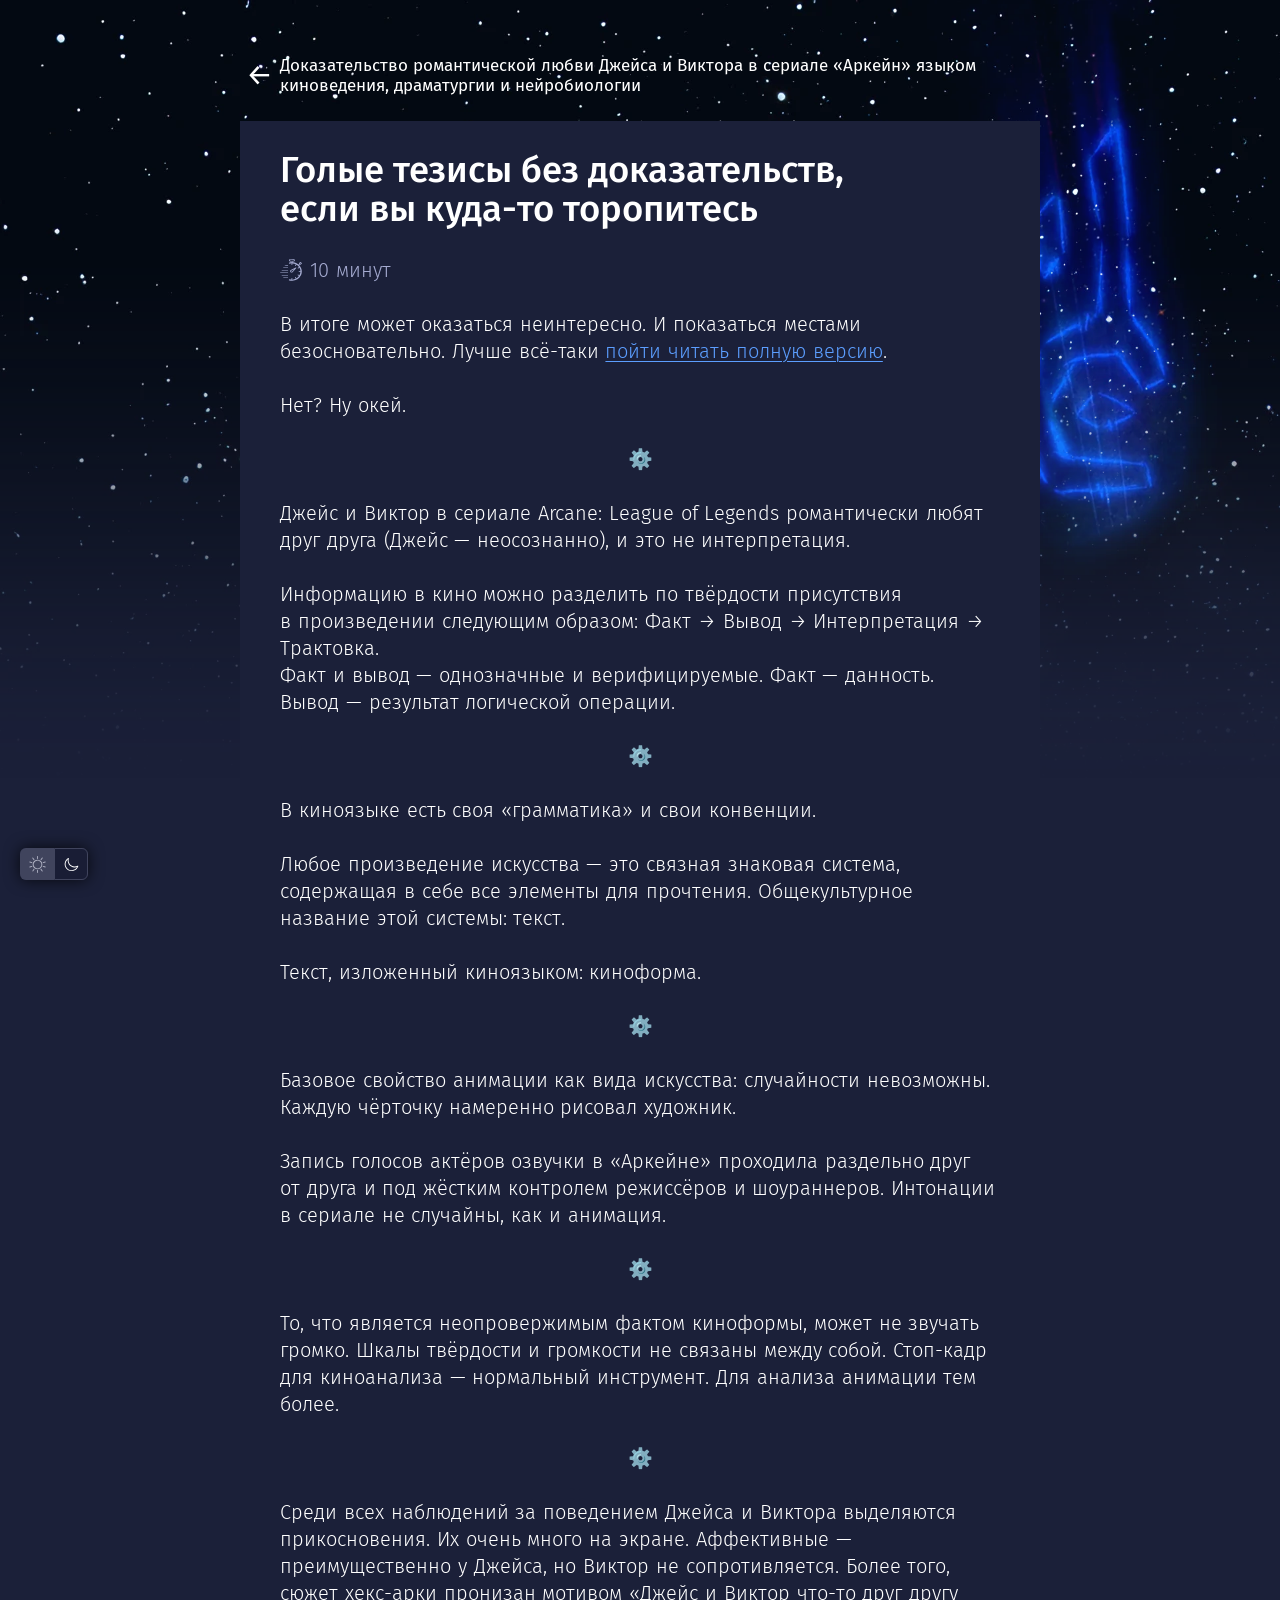
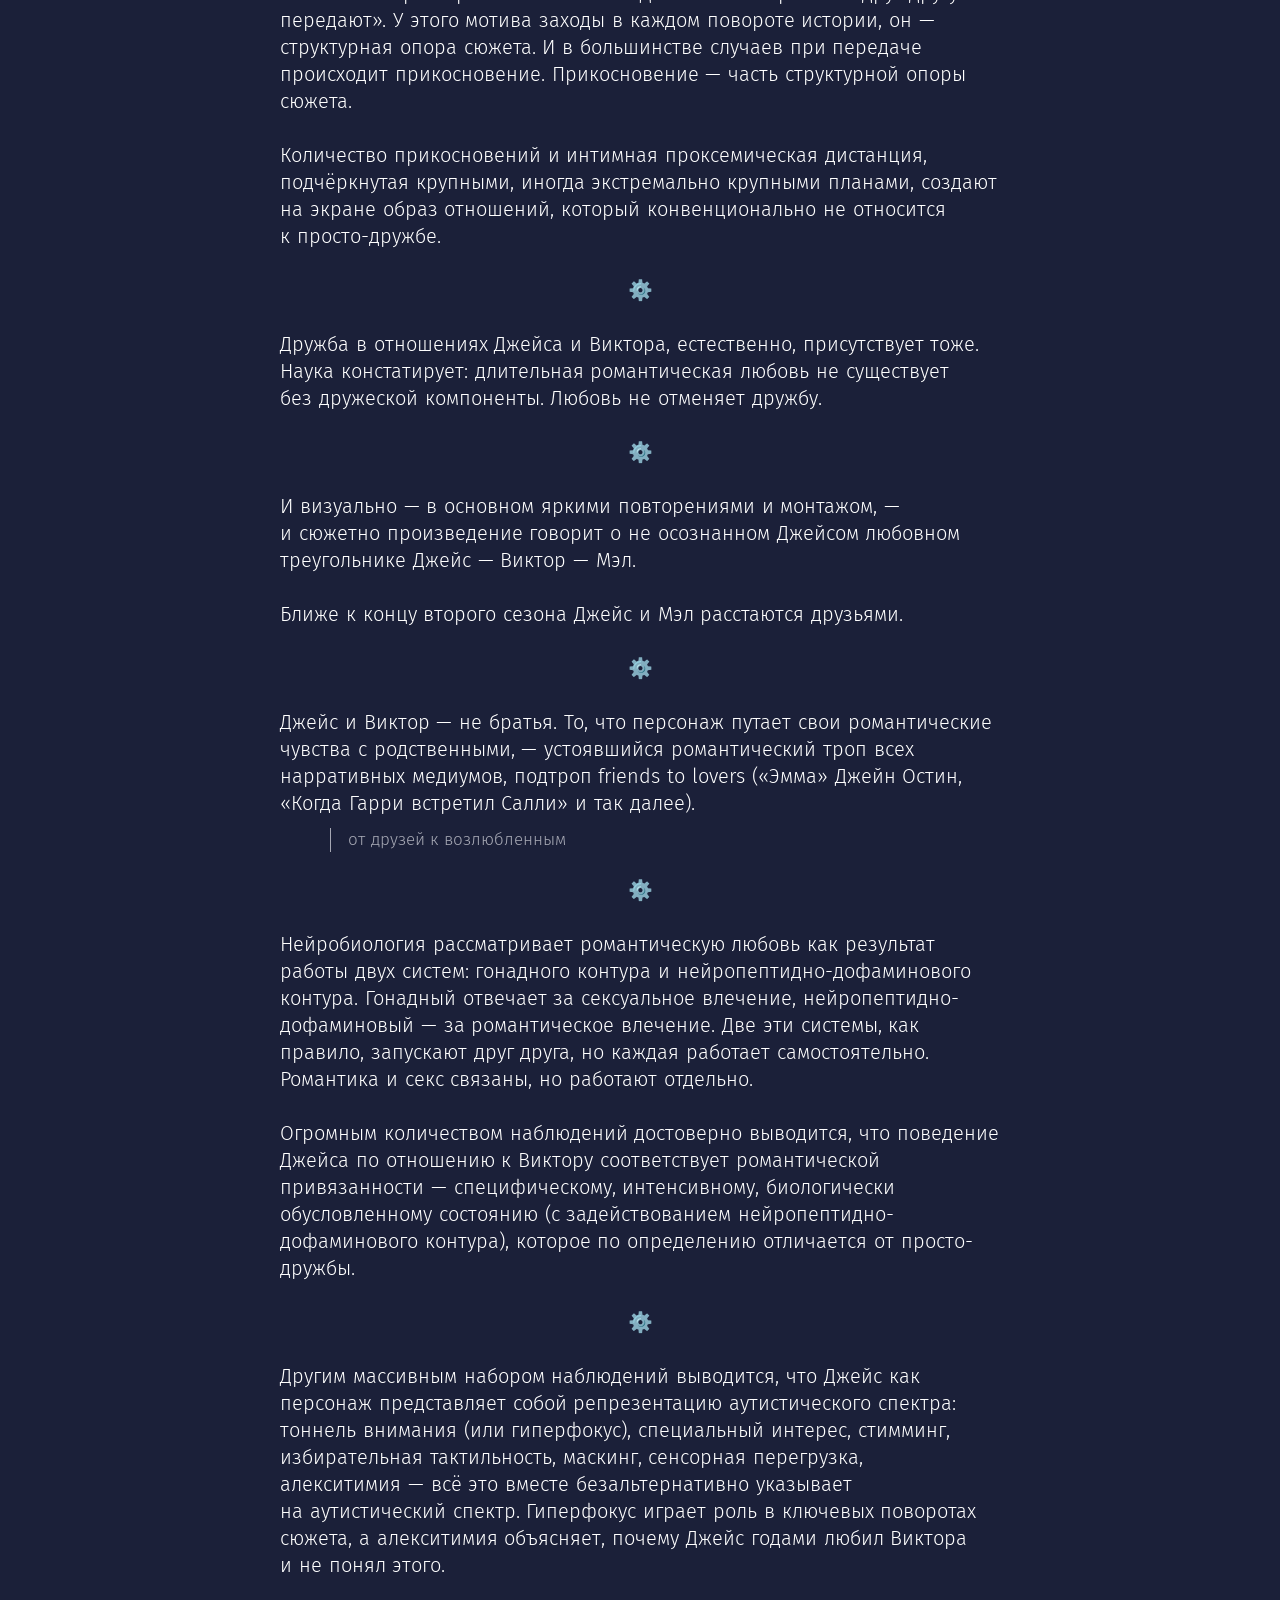
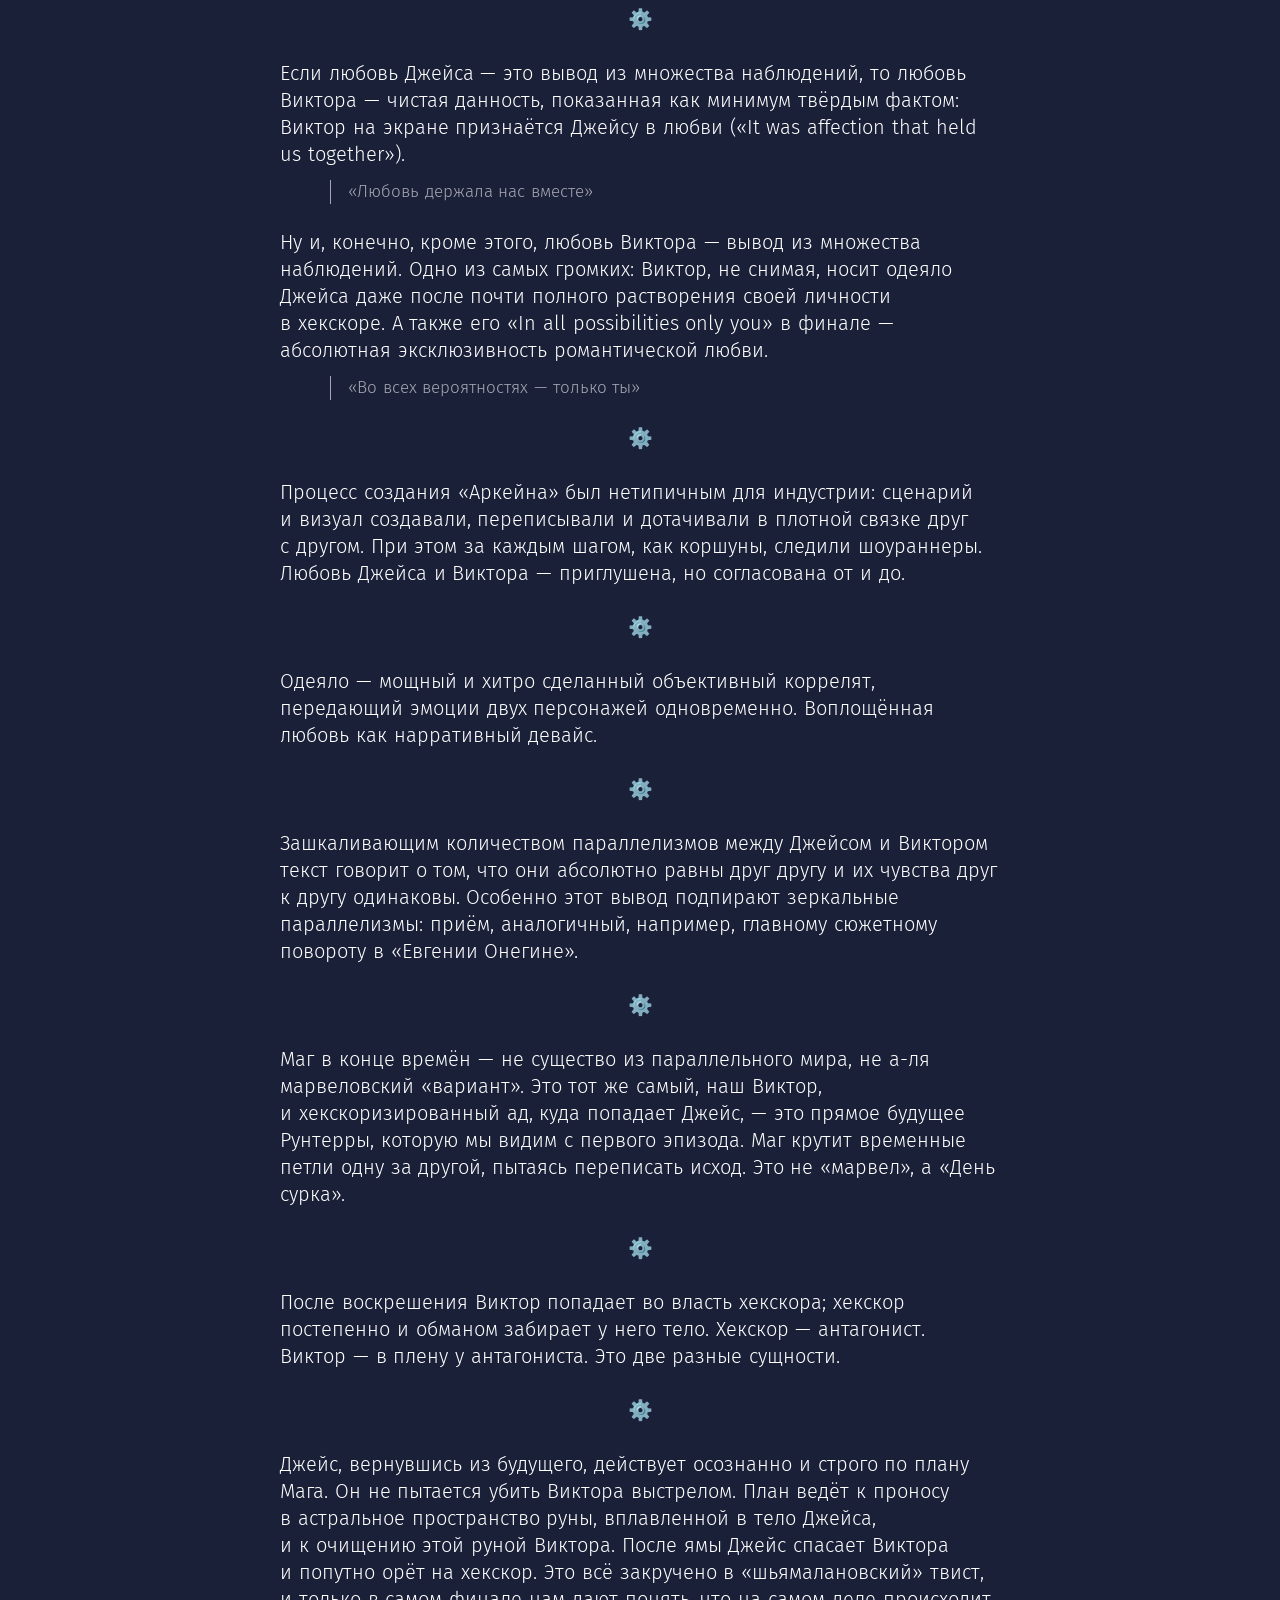
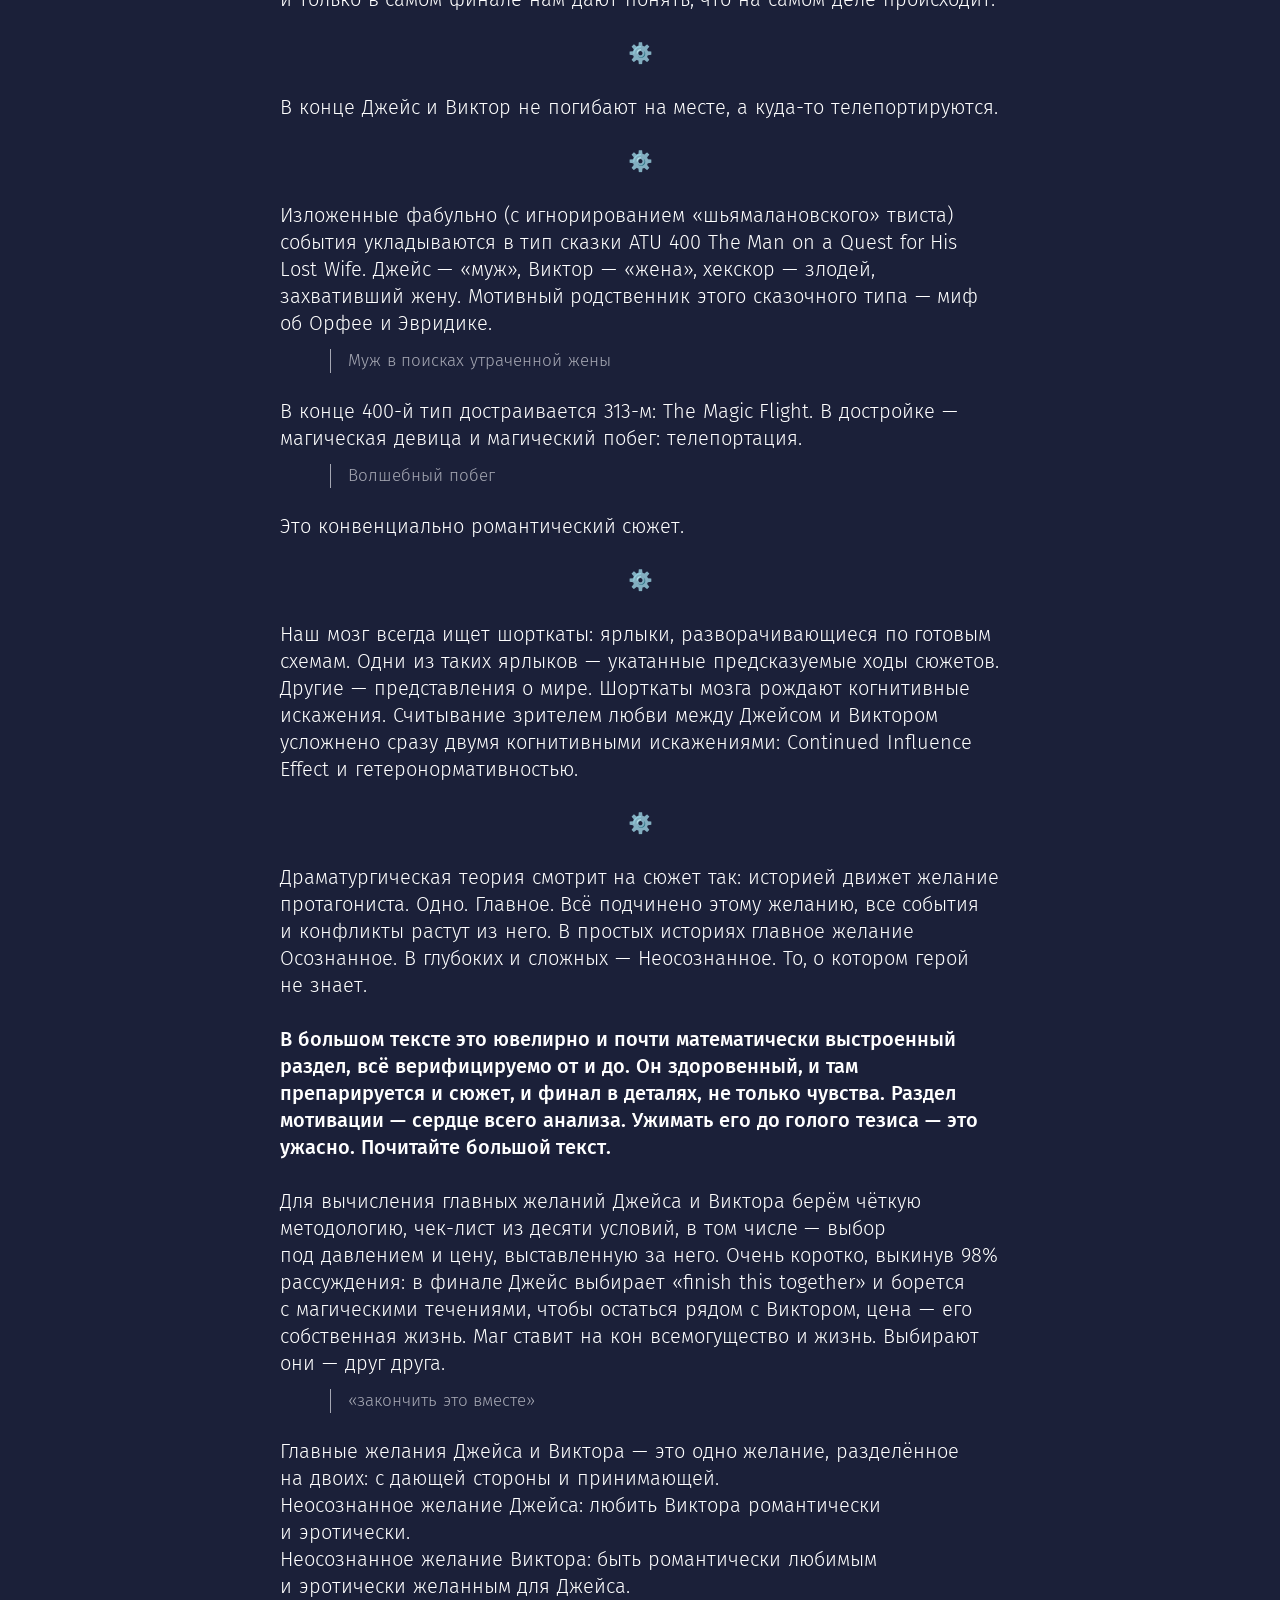
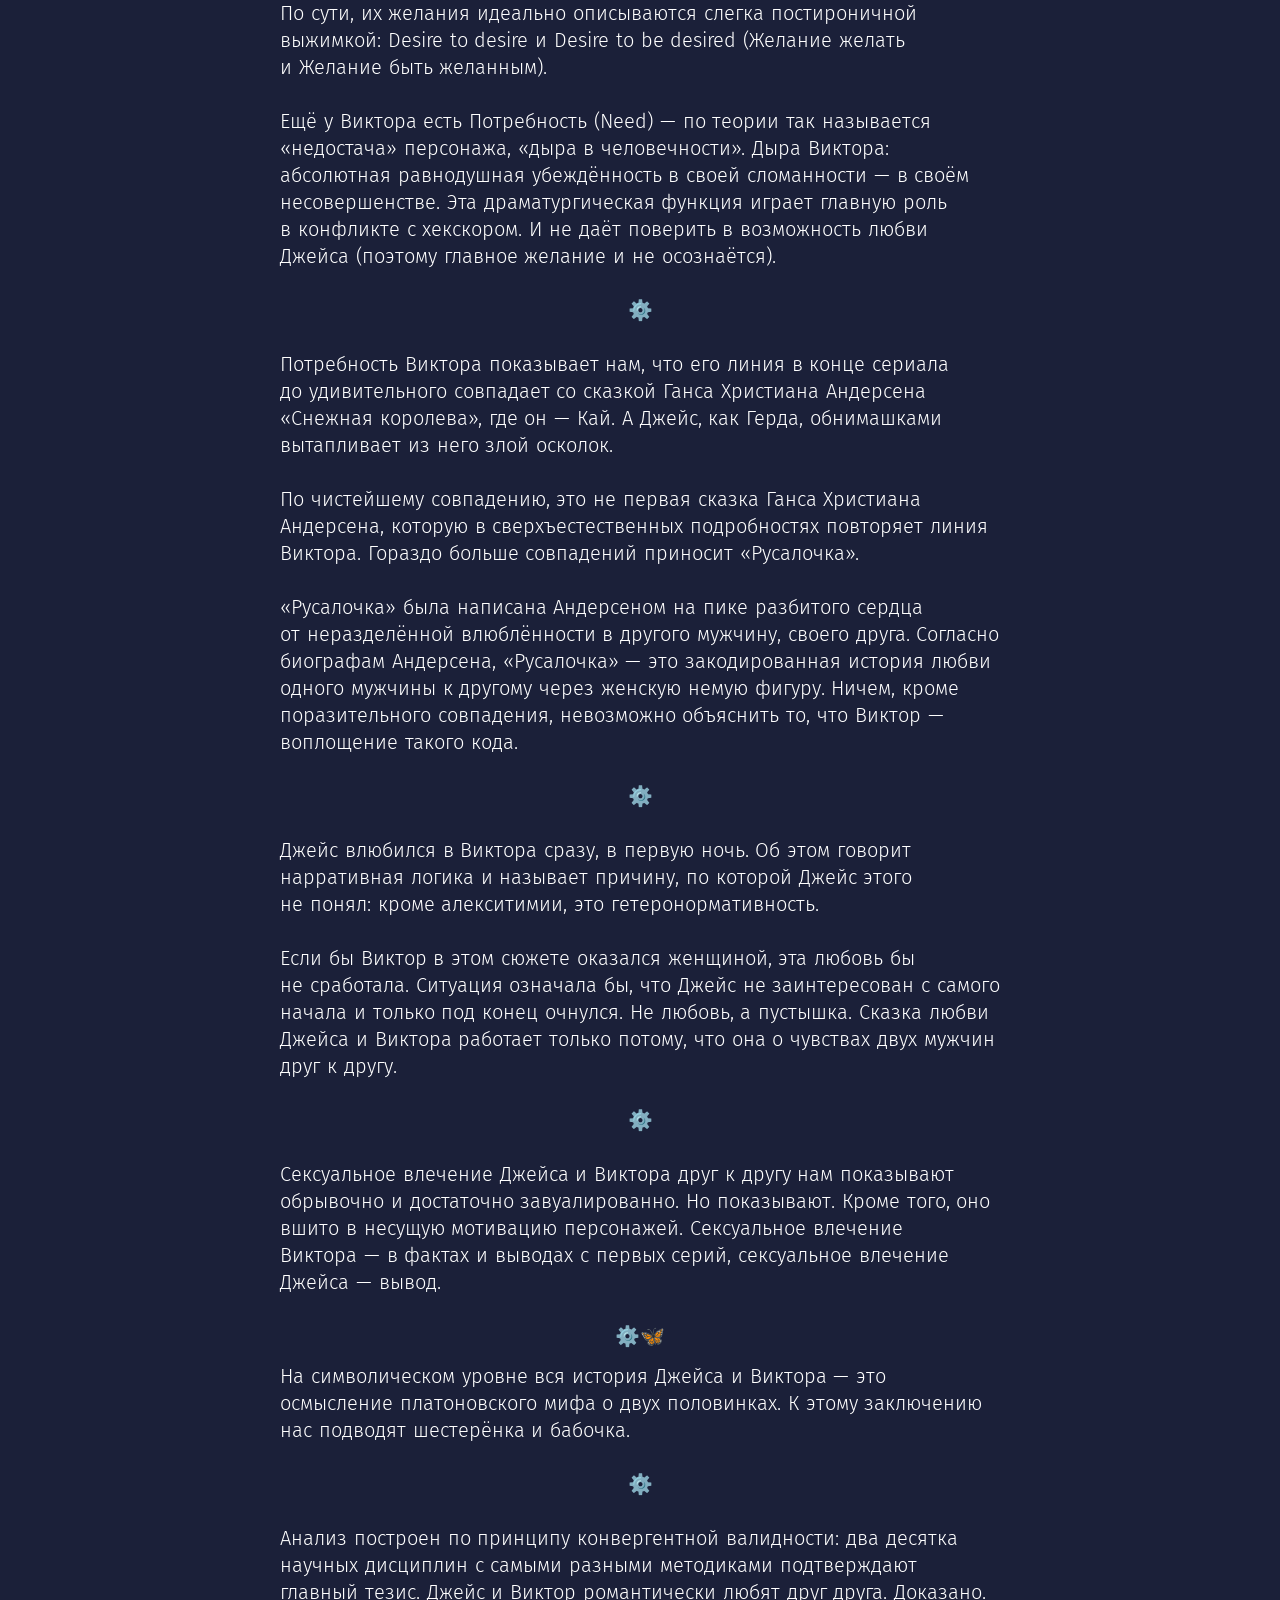
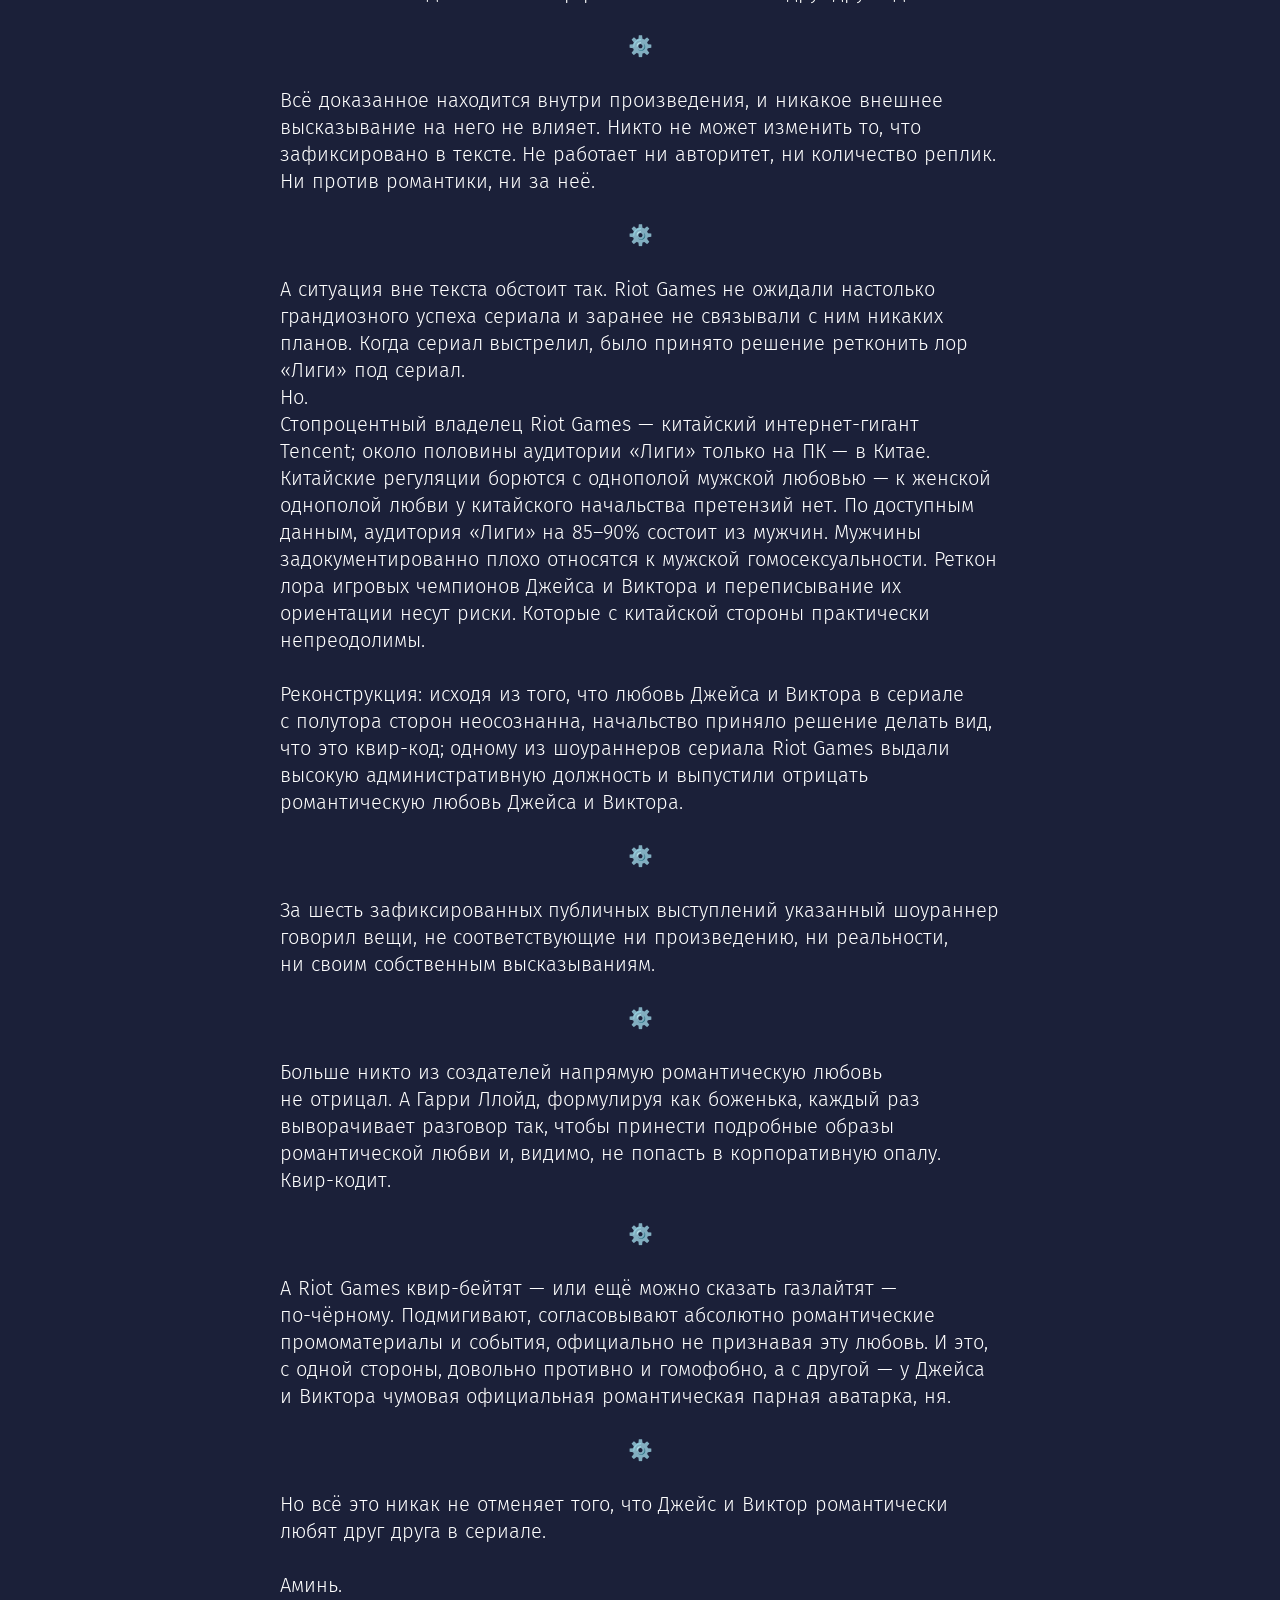
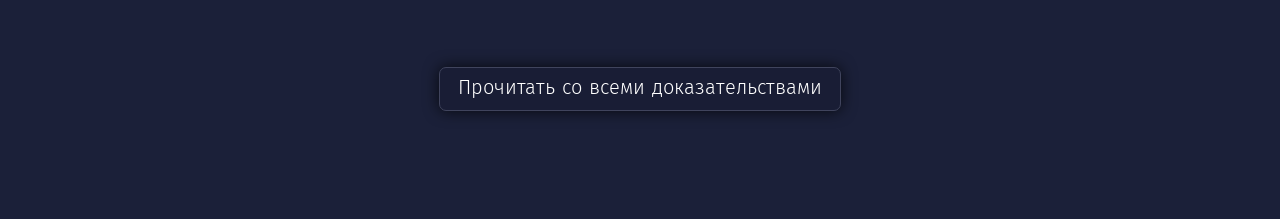
<file: ru/speedrun/index.html>
<!doctype html>
<html lang="ru" data-theme="dark">
<head>
<meta charset="utf-8">
<meta name="viewport" content="width=device-width, initial-scale=1">
<title>Доказательство романтической любви Джейса и Виктора в сериале «Аркейн» языком киноведения, драматургии и нейробиологии</title>
<meta name="color-scheme" content="dark light">
<meta name="theme-color" content="#1b2039">
<!-- подтверждение владения сайтом для Google Search Console (Irka, 2026-10-31) -->
<meta name="google-site-verification" content="4NaiiJJfE0WSkhV_SrAypVX-oivRS0rvnkpkXbGSCek">
<link rel="canonical" href="https://irka-sings.github.io/only-you/ru/speedrun/">
<link rel="alternate" hreflang="ru" href="https://irka-sings.github.io/only-you/ru/speedrun/">
<link rel="alternate" hreflang="en" href="https://irka-sings.github.io/only-you/en/speedrun/">
<link rel="alternate" hreflang="x-default" href="https://irka-sings.github.io/only-you/en/speedrun/">
<meta name="description" content="Это не интерпретация: Jayvik под лупой двух десятков научных дисциплин. И разбор газлайтинга от Riot Games, куда же без него.">
<meta property="og:type" content="article">
<meta property="og:url" content="https://irka-sings.github.io/only-you/ru/speedrun/">
<meta property="og:title" content="Доказательство романтической любви Джейса и Виктора в сериале «Аркейн» языком киноведения, драматургии и нейробиологии">
<meta property="og:description" content="📢 Не всё в искусстве интерпретация, друзья">
<meta property="og:image" content="https://irka-sings.github.io/only-you/design/only-you-og-title-rus.png">
<meta property="og:image:type" content="image/png">
<meta property="og:image:width" content="1200">
<meta property="og:image:height" content="630">
<meta property="og:image:alt" content="Светящееся полупрозрачное начертание руны «Ускорение» — руны Джейса и Виктора — на фоне чёрного звёздного космоса. Поверх — заголовок «Доказательство романтической любви Джейса и Виктора в сериале “Аркейн” языком киноведения, драматургии и нейробиологии».">
<meta property="og:locale" content="ru_RU">
<meta property="og:locale:alternate" content="en_US">
<meta name="twitter:card" content="summary_large_image">
<meta name="twitter:image:alt" content="Светящееся полупрозрачное начертание руны «Ускорение» — руны Джейса и Виктора — на фоне чёрного звёздного космоса. Поверх — заголовок «Доказательство романтической любви Джейса и Виктора в сериале “Аркейн” языком киноведения, драматургии и нейробиологии».">
<script type="application/ld+json">
{
 "@context": "https://schema.org",
 "@type": "Article",
 "headline": "Доказательство романтической любви Джейса и Виктора в сериале «Аркейн» языком киноведения, драматургии и нейробиологии",
 "description": "Это не интерпретация: Jayvik под лупой двух десятков научных дисциплин. И разбор газлайтинга от Riot Games, куда же без него.",
 "inLanguage": "ru",
 "url": "https://irka-sings.github.io/only-you/ru/speedrun/",
 "image": "https://irka-sings.github.io/only-you/design/only-you-og-title-rus.png",
 "author": {
  "@type": "Person",
  "name": "Ирина Столярова",
  "sameAs": [
   "https://t.me/irka_sings",
   "https://x.com/irka_sings"
  ]
 },
 "datePublished": "2026-11-02T23:06:00+05:00",
 "isBasedOn": "https://irka-sings.github.io/only-you/ru/"
}
</script>
<link rel="icon" href="../../design/only-you-favicon_16px.svg" type="image/svg+xml">
<link rel="icon" href="../../design/only-you-favicon_32px.png" sizes="32x32" type="image/png">
<link rel="apple-touch-icon" href="../../design/only-you-apple-touch-icon.png">
<script>
/* тема — до отрисовки, чтобы не было вспышки: выбор гостя → (телефон) настройка системы → тёмная.
   На компьютере с мышью настройку системы не слушаем: в Windows «светлая» стоит по умолчанию,
   её почти никто не выбирал сам (Irka, 2026-10-31) */
(function () {
  var t; try { t = localStorage.getItem('oy-theme'); } catch (e) {}
  var desktop = window.matchMedia('(hover: hover) and (pointer: fine)').matches;
  if (t !== 'light' && t !== 'dark') t = (!desktop && window.matchMedia('(prefers-color-scheme: light)').matches) ? 'light' : 'dark';
  document.documentElement.dataset.theme = t;
})();
</script>
<style>html{background:#171b32}html[data-theme="light"]{background:#cfe0f3}</style>
<link rel="preload" href="../../assets/fonts/fira-sans-cyrillic-300-normal.woff2" as="font" type="font/woff2" crossorigin>
<link rel="preload" href="../../assets/fonts/fira-sans-cyrillic-400-normal.woff2" as="font" type="font/woff2" crossorigin>
<link rel="stylesheet" href="../../assets/fonts.css">
<link rel="stylesheet" href="../../assets/site.css">
<script src="../../assets/site.js" defer></script>
</head>
<body class="speed">

<div class="page">
<header class="hero" id="top">
<div class="hero-bg" aria-hidden="true"></div>
<div class="rune" aria-hidden="true"></div>
<a class="back-to" href="../"><span class="arrow" aria-hidden="true">←</span> Доказательство романтической любви Джейса и Виктора в сериале «Аркейн» языком киноведения, драматургии и нейробиологии</a>
</header>

<main class="article" id="text">
<div class="prose">
<h1>Голые тезисы без доказательств, если вы <span class="nobr">куда-то</span> торопитесь</h1>
<div class="read-row"><p class="read"><svg aria-hidden="true" focusable="false" xmlns="http://www.w3.org/2000/svg" viewBox="0 0 150 150"><path d="M142.72,111.65c11.07-23.27,6.52-50.43-11.59-69.21l-.7-.73,4.99-4.74.68.53c1.73,1.34,4.37,1.85,6.08.24l5.89-5.55c.54-.5.9-1.51.91-2.52,0-.88-.24-1.64-.69-2.06l-5.82-5.61c-1.75-1.67-4.58-1.68-6.3,0l-5.55,5.4c-1.43,1.39-.94,3.77.36,5.27l.61.71-4.77,4.74-.7-.59c-10-8.38-22.34-13.71-35.71-15.42l-.88-.11.07-6.21,1.17.23c2.67.52,5.2.06,7.13-1.27,1.67-1.15,2.78-2.92,3.13-4.98.34-2.01-.31-4.31-1.71-6.02-1.32-1.6-3.15-2.52-5.15-2.58-8.64-.24-17.04-.24-25.68,0-2.14.06-4.05,1.02-5.37,2.71-1.4,1.78-1.97,4.1-1.53,6.21.94,4.48,5.23,6.92,10.43,5.94l1.2-.23-.09,5.96-8.96,1.68c-1.1.2-2.05.83-2.68,1.75-.65.94-.9,2.11-.69,3.2.37,1.97,2.42,3.81,4.88,3.43l12.87-2.07.02,9.74c0,1.32,1.33,2.23,2.56,2.26.72.02,1.71-.26,2.3-.82.28-.27.42-.57.42-.91l.11-10.09,1.07.09c8.24.67,15.42,2.52,21.92,5.65l.98.47-4.88,8.21c-.29.5-.35,1.1-.17,1.7.21.68.69,1.26,1.29,1.55,1.37.65,2.91.2,3.67-1.05l4.69-7.78.86.53c6.46,3.99,11.67,8.86,15.92,14.88l.64.91-8.29,4.63c-.68.38-1.15.94-1.33,1.58-.17.6-.08,1.24.24,1.82.6,1.07,2.22,1.73,3.58.97l8.53-4.74.48.88c3.69,6.71,5.76,13.97,6.14,21.57l.05,1.05-9.36-.03c-.89,0-1.67.3-2.21.86-.47.49-.73,1.14-.71,1.83.03,1.19,1.05,2.42,2.69,2.42l9.63-.08-.08,1.08c-.56,7.5-2.58,14.57-6.17,21.61l-.47.93-7.74-4.4c-1.42-.81-3.35-1.05-4.21.32-.43.69-.57,1.39-.4,2.04.18.7.72,1.33,1.52,1.78l8.15,4.55-.66.91c-4.37,5.99-9.51,10.8-15.71,14.69l-.69,1.44-4.84-8.05c-1.01-1.69-2.03-2.12-3.76-1.6-.57.17-1.38.82-1.68,1.58-.17.43-.15.81.06,1.18l5.19,8.83-1.02.45c-7.31,3.24-14.25,5.01-21.85,5.57l-1.05.08-.21-10.51c0-.35-.18-.66-.53-.93-.76-.59-1.98-.77-2.72-.6-1.22.29-2.02,1.36-2.02,2.75v9l-1.07-.08c-4.26-.32-7.6-.83-10.84-1.66-.5-.13-1-.2-1.48-.2-2.19,0-3.94,1.28-4.47,3.27-.27,1.03-.12,2.11.43,3.03.63,1.05,1.7,1.81,3.03,2.14,6.14,1.5,12.56,2.13,19.63,1.9,25.39-.77,48.52-15.42,58.95-37.32ZM139.44,25.9l3.62,3.62-3.09,3.29h-.83l-3.54-3.27,3.84-3.65ZM84.07,11.24l-.02,10.16-5.49.05-.02-10.18-8.97-.04c-1.2,0-2.67-1.31-2.71-2.42-.04-1.36,1.26-2.51,2.54-2.83l.18-.03,23.79.08c.73.32,1.94,1.15,2.28,2.1.2.52.07,1.15-.35,1.76-.47.68-1.34,1.36-2.21,1.36h-9.03Z"/><path d="M111.85,60.68c-.04-.78-.42-1.52-.76-1.82-.52-.46-1.12-.69-1.79-.69-.57,0-1.19.17-1.85.5l-33.95,16.89c-2.04,1.02-3.52,3.01-4.06,5.47-.59,2.67.05,5.43,1.76,7.57,1.59,2,4.41,4,7.63,3.81l.39-.04c2.26-.26,5.26-1.13,6.48-2.46l25.75-27.93c.37-.4.42-.93.4-1.29ZM82.83,85.31c-1,1.1-2.28,1.7-3.61,1.7-.91,0-1.79-.27-2.63-.8-1.03-.64-2.08-2.41-2-4,.05-1.02.58-1.85,1.45-2.28l21.34-10.53-14.55,15.92Z"/><path d="M55.16,93.52c-.15-1.43-1.35-2.25-3.29-2.25H4.29c-2.03,0-3.29.95-3.29,2.49s1.26,2.49,3.29,2.49h47.8c1.06,0,1.95-.34,2.51-.96.43-.48.63-1.11.56-1.78Z"/><path d="M54.45,108.97c-.36-.42-.79-.64-1.28-.64l-38.94-.03c-.92,0-1.69.33-2.18.93-.48.58-.65,1.35-.48,2.17h0c.23,1.19,1.45,1.88,3.33,1.89h37.18c1.25,0,2.8-.39,3.07-2.27.06-.44-.11-1.37-.7-2.05Z"/><path d="M55.08,76.04c-.37-1.19-1.3-1.71-3.2-1.78l-16.87.06-20.17-.07c-1.41,0-3.09.38-3.32,2.17-.08.67.19,1.49.68,2.05.3.34.82.74,1.6.74l39.37-.03c.57,0,1.04-.25,1.41-.75.6-.82.65-1.89.5-2.39Z"/><path d="M55.18,59.95c.06-.39-.11-1.29-.69-1.98-.26-.31-.7-.67-1.3-.67l-28.12-.07c-1.06,0-1.93.3-2.46.84-.43.43-.64,1.03-.63,1.74.02,1.51,1.13,2.38,3.03,2.38l27.61.02c1.42-.1,2.35-.91,2.57-2.26Z"/><path d="M53.05,125.34l-28.87.03c-.65,0-1.2.25-1.6.71-.48.56-.71,1.44-.59,2.2.21,1.25,1.38,2.03,3.06,2.03l27.92-.07c.54,0,.99-.2,1.38-.59.56-.57.81-1.4.8-1.93-.02-.94-.87-2.38-2.11-2.38Z"/><polygon points="52.98 131.23 52.98 131.24 52.98 131.24 52.98 131.23"/><path d="M33.26,40.76c-.59.6-.86,1.49-.85,1.93.01.83.72,2.44,1.78,2.44l18.37.06c.91,0,1.5-.41,1.84-.74.49-.49.78-1.14.78-1.75,0-.62-.28-1.27-.77-1.76-.32-.32-.87-.71-1.65-.71l-18.56.07c-.33,0-.64.15-.94.46Z"/></svg>10 минут</p><div class="read-theme"><button class="switch theme-switch" type="button" data-toggle-theme aria-label="Переключить тему"><span class="half" data-half="light"><svg aria-hidden="true" focusable="false" xmlns="http://www.w3.org/2000/svg" viewBox="0 0 150 150"><path d="M117.36,79.45h0c1.24-12.2-2.54-23.68-10.92-33.21-2.84-3.23-6.08-5.47-9.14-7.41-7.41-4.71-16.77-6.96-25.68-6.18-11.85,1.05-22.42,6.68-29.77,15.87-6.8,8.49-10.13,19.53-9.14,30.3,1.04,11.42,6.45,21.71,15.23,28.97,7.69,6.37,17.17,9.76,27.07,9.76,1.4,0,2.81-.07,4.22-.21,20.06-1.95,36.09-17.89,38.13-37.9ZM109.18,78.77c-.69,6.83-3.46,13.16-8.24,18.81l-3.19,3.19c-6.77,5.92-15.42,8.97-24.37,8.54-9.27-.44-17.79-4.54-24-11.55-6.19-6.99-9.23-15.91-8.55-25.11,1.26-17.07,14.56-30.45,31.61-31.82.91-.07,1.82-.11,2.73-.11,7.6,0,14.97,2.55,21,7.31,9.49,7.5,14.22,18.7,13,30.75Z"/><path d="M41.08,35.26c.54.74,1.34,1.21,2.31,1.36.21.03.43.05.65.05.98,0,2-.31,2.74-.86,1.73-1.29,2.02-3.87.65-5.75l-11.22-15.35c-.49-.67-1.25-1.08-2.2-1.19-1.2-.14-2.6.25-3.41.94-1.43,1.2-2.16,3.47-.91,5.18l11.39,15.62Z"/><path d="M103.28,35.81c.71.52,1.7.84,2.65.87.04,0,.08,0,.12,0,1.19,0,2.2-.48,2.84-1.35l11.46-15.7c.53-.73.73-1.61.58-2.55-.17-1.08-.83-2.15-1.72-2.8-1.36-.97-4.14-1.28-5.38.42l-11.28,15.43c-1.32,1.81-.99,4.4.73,5.67Z"/><path d="M46.26,114c-1.9-1.04-4.14-.51-5.44,1.29l-10.32,14.18c-1.71,2.34-1.6,4.58.31,6.15.81.66,1.71,1,2.62,1,.16,0,.32,0,.48-.03,1.04-.13,2-.7,2.8-1.64l11.12-15.34c.55-.77.74-1.74.52-2.73-.27-1.2-1.09-2.33-2.1-2.89Z"/><path d="M6.75,57.26l16.61,5.39c.61.2,1.21.29,1.77.29,1.66,0,3.03-.83,3.71-2.35.49-1.09.49-2.39,0-3.5-.45-1.02-1.28-1.78-2.34-2.12l-17.78-5.74c-1.05-.34-2.18-.2-3.19.4-1.05.62-1.81,1.63-2.02,2.7-.44,2.29.76,4.13,3.23,4.93Z"/><path d="M121.08,60.09c.49,1.51,1.97,2.76,3.83,2.76.39,0,.8-.05,1.22-.17l17.09-5.47c.96-.31,3.87-1.24,3.39-4.84-.15-1.08-.96-2.25-2.03-2.91-.91-.57-1.92-.72-2.85-.41l-18.33,5.96c-2.15.71-2.94,3.21-2.33,5.1Z"/><path d="M23.97,87.39l-17.45,5.64c-2.2.71-3.4,2.66-2.99,4.83.2,1.07,1,2.16,2.04,2.78.6.35,1.24.53,1.89.53.37,0,.73-.06,1.09-.17l18.47-6.08c.85-.28,1.52-.93,1.91-1.85.46-1.1.47-2.51.02-3.43-.8-1.63-2.89-2.92-4.99-2.25Z"/><path d="M145.93,93.69l-19.3-6.29c-2.38-.77-4.62.2-5.44,2.36-.4,1.01-.34,2.23.14,3.25.47,1,1.3,1.73,2.34,2.06l18.3,5.92c.26.08.54.13.82.13.55,0,1.13-.16,1.68-.48,1-.58,1.83-1.62,2.02-2.52.31-1.42.11-3.1-.85-4.13l.29-.29Z"/><path d="M109.35,115.11c-.83-1.13-2.18-1.74-3.76-1.67-1.36.06-2.63.86-3.25,2.03-.84,1.59-.3,3.55.6,4.79l10.53,14.52c.69.95,1.76,1.58,2.92,1.73.18.02.36.03.53.03.91,0,1.78-.3,2.44-.84,1.88-1.55,2.08-3.96.51-6.14l-10.52-14.45Z"/><path d="M74.5,26.62c.15.02.3.03.46.03,1.01,0,2.17-.43,2.97-1.12.74-.64,1.13-1.45,1.13-2.35h-.99.99s.03-19.6.03-19.6c0-.87-.37-1.68-1.06-2.34-.84-.8-2.08-1.29-3.18-1.24-1.63.07-3.9,1.47-3.9,3.58l-.03,18.91c0,2.11,1.51,3.84,3.58,4.12Z"/><path d="M74.84,123.36c-1.63.07-3.9,1.46-3.9,3.58l-.03,18.91c0,2.1,1.51,3.84,3.58,4.12.15.02.3.03.46.03,1.01,0,2.17-.43,2.97-1.12.74-.64,1.13-1.45,1.13-2.35h-.99.99s.03-19.6.03-19.6c0-.87-.37-1.68-1.06-2.34-.84-.8-2.08-1.28-3.18-1.24Z"/></svg></span><span class="half" data-half="dark"><svg aria-hidden="true" focusable="false" xmlns="http://www.w3.org/2000/svg" viewBox="0 0 150 150"><path d="M133.96,86.32c-1.24-1.18-3.2-1.4-4.76-.54-9.32,5.12-19.55,7.47-29.58,6.82-12.13-.78-23.27-5.39-32.19-13.3l-4.45-4.35-4.88-6.39c-8.97-13.24-11.39-30.38-6.48-45.86.71-2.22.11-4.14-1.59-5.14-1.04-.61-2.98-.6-4.07.02-17.03,9.73-28.54,27.06-30.78,46.4l-.37,4.66v5.19s.34,4.64.34,4.64l.44,3.1,2.13,9.1c2.45,8.26,6.59,15.73,12.34,22.25l4.92,4.9c9.86,8.63,22.22,13.63,36.74,14.87,1.52.13,2.98.2,4.48.2s3.2-.07,5-.21h0c15.9-1.28,30.52-8.53,41.18-20.42,5.37-5.98,9.55-13.09,12.42-21.15.53-1.47.84-3.2-.82-4.79ZM41.35,43.62c.91,11.23,4.72,21.86,11.01,30.73,11.1,15.63,28.39,25.17,47.49,26.18l5.86.05c6.24-.43,12.07-1.58,17.76-3.51-8.8,15.94-24.6,26.22-42.78,27.72l-8.22.06c-10.41-1.04-19.39-4.01-26.69-8.83-8.51-5.61-14.99-13.54-18.76-22.91-3.38-8.42-4.82-16.9-4.28-25.2.82-12.44,5.61-23.78,13.84-32.77l3.67-3.7,1.52-1.24-.4,4.12c-.29,3.02-.3,5.89-.02,9.3Z"/></svg></span></button></div></div>
<p>В итоге может оказаться неинтересно. И показаться местами безосновательно. Лучше <span class="nobr">всё-таки</span> <a href="../">пойти читать полную версию</a>.</p>
<div class="pause"></div>
<p>Нет? Ну окей.</p>
<p class="sep" aria-hidden="true">⚙️</p>
<p>Джейс и Виктор в сериале Arcane: League of Legends романтически любят друг друга (Джейс — неосознанно), и это не интерпретация.</p>
<div class="pause"></div>
<p>Информацию в кино можно разделить по твёрдости присутствия в произведении следующим образом: Факт → Вывод → Интерпретация → Трактовка.</p>
<p>Факт и вывод — однозначные и верифицируемые. Факт — данность. Вывод — результат логической операции.</p>
<p class="sep" aria-hidden="true">⚙️</p>
<p>В киноязыке есть своя «грамматика» и свои конвенции.</p>
<div class="pause"></div>
<p>Любое произведение искусства — это связная знаковая система, содержащая в себе все элементы для прочтения. Общекультурное название этой системы: текст.</p>
<div class="pause"></div>
<p>Текст, изложенный киноязыком: киноформа.</p>
<p class="sep" aria-hidden="true">⚙️</p>
<p>Базовое свойство анимации как вида искусства: случайности невозможны. Каждую чёрточку намеренно рисовал художник.</p>
<div class="pause"></div>
<p>Запись голосов актёров озвучки в «Аркейне» проходила раздельно друг от друга и под жёстким контролем режиссёров и шоураннеров. Интонации в сериале не случайны, как и анимация.</p>
<p class="sep" aria-hidden="true">⚙️</p>
<p>То, что является неопровержимым фактом киноформы, может не звучать громко. Шкалы твёрдости и громкости не связаны между собой. Стоп-кадр для киноанализа — нормальный инструмент. Для анализа анимации тем более.</p>
<p class="sep" aria-hidden="true">⚙️</p>
<p>Среди всех наблюдений за поведением Джейса и Виктора выделяются прикосновения. Их очень много на экране. Аффективные — преимущественно у Джейса, но Виктор не сопротивляется. Более того, сюжет хекс-арки пронизан мотивом «Джейс и Виктор <span class="nobr">что-то</span> друг другу передают». У этого мотива заходы в каждом повороте истории, он — структурная опора сюжета. И в большинстве случаев при передаче происходит прикосновение. Прикосновение — часть структурной опоры сюжета.</p>
<div class="pause"></div>
<p>Количество прикосновений и интимная проксемическая дистанция, подчёркнутая крупными, иногда экстремально крупными планами, создают на экране образ отношений, который конвенционально не относится к просто-дружбе.</p>
<p class="sep" aria-hidden="true">⚙️</p>
<p>Дружба в отношениях Джейса и Виктора, естественно, присутствует тоже. Наука констатирует: длительная романтическая любовь не существует без дружеской компоненты. Любовь не отменяет дружбу.</p>
<p class="sep" aria-hidden="true">⚙️</p>
<p>И визуально — в основном яркими повторениями и монтажом, — и сюжетно произведение говорит о не осознанном Джейсом любовном треугольнике Джейс — Виктор — Мэл.</p>
<div class="pause"></div>
<p>Ближе к концу второго сезона Джейс и Мэл расстаются друзьями.</p>
<p class="sep" aria-hidden="true">⚙️</p>
<p>Джейс и Виктор — не братья. То, что персонаж путает свои романтические чувства с родственными, — устоявшийся романтический троп всех нарративных медиумов, подтроп friends to lovers («Эмма» Джейн Остин, «Когда Гарри встретил Салли» и так далее).</p>
<div class="tr" lang="ru"><p>от друзей к возлюбленным</p></div>
<p class="sep" aria-hidden="true">⚙️</p>
<p>Нейробиология рассматривает романтическую любовь как результат работы двух систем: гонадного контура и нейропептидно-дофаминового контура. Гонадный отвечает за сексуальное влечение, нейропептидно-дофаминовый — за романтическое влечение. Две эти системы, как правило, запускают друг друга, но каждая работает самостоятельно. Романтика и секс связаны, но работают отдельно.</p>
<div class="pause"></div>
<p>Огромным количеством наблюдений достоверно выводится, что поведение Джейса по отношению к Виктору соответствует романтической привязанности — специфическому, интенсивному, биологически обусловленному состоянию (с задействованием нейропептидно-дофаминового контура), которое по определению отличается от просто-дружбы.</p>
<p class="sep" aria-hidden="true">⚙️</p>
<p>Другим массивным набором наблюдений выводится, что Джейс как персонаж представляет собой репрезентацию аутистического спектра: тоннель внимания (или гиперфокус), специальный интерес, стимминг, избирательная тактильность, маскинг, сенсорная перегрузка, алекситимия — всё это вместе безальтернативно указывает на аутистический спектр. Гиперфокус играет роль в ключевых поворотах сюжета, а алекситимия объясняет, почему Джейс годами любил Виктора и не понял этого.</p>
<p class="sep" aria-hidden="true">⚙️</p>
<p>Если любовь Джейса — это вывод из множества наблюдений, то любовь Виктора — чистая данность, показанная как минимум твёрдым фактом: Виктор на экране признаётся Джейсу в любви («It was affection that held us together»).</p>
<div class="tr" lang="ru"><p>«Любовь держала нас вместе»</p></div>
<p>Ну и, конечно, кроме этого, любовь Виктора — вывод из множества наблюдений. Одно из самых громких: Виктор, не снимая, носит одеяло Джейса даже после почти полного растворения своей личности в хекскоре. А также его «In all possibilities only you» в финале — абсолютная эксклюзивность романтической любви.</p>
<div class="tr" lang="ru"><p>«Во всех вероятностях — только ты»</p></div>
<p class="sep" aria-hidden="true">⚙️</p>
<p>Процесс создания «Аркейна» был нетипичным для индустрии: сценарий и визуал создавали, переписывали и дотачивали в плотной связке друг с другом. При этом за каждым шагом, как коршуны, следили шоураннеры. Любовь Джейса и Виктора — приглушена, но согласована от и до.</p>
<p class="sep" aria-hidden="true">⚙️</p>
<p>Одеяло — мощный и хитро сделанный объективный коррелят, передающий эмоции двух персонажей одновременно. Воплощённая любовь как нарративный девайс.</p>
<p class="sep" aria-hidden="true">⚙️</p>
<p>Зашкаливающим количеством параллелизмов между Джейсом и Виктором текст говорит о том, что они абсолютно равны друг другу и их чувства друг к другу одинаковы. Особенно этот вывод подпирают зеркальные параллелизмы: приём, аналогичный, например, главному сюжетному повороту в «Евгении Онегине».</p>
<p class="sep" aria-hidden="true">⚙️</p>
<p>Маг в конце времён — не существо из параллельного мира, не <span class="nobr">а-ля</span> марвеловский «вариант». Это тот же самый, наш Виктор, и хекскоризированный ад, куда попадает Джейс, — это прямое будущее Рунтерры, которую мы видим с первого эпизода. Маг крутит временные петли одну за другой, пытаясь переписать исход. Это не «марвел», а «День сурка».</p>
<p class="sep" aria-hidden="true">⚙️</p>
<p>После воскрешения Виктор попадает во власть хекскора; хекскор постепенно и обманом забирает у него тело. Хекскор — антагонист. Виктор — в плену у антагониста. Это две разные сущности.</p>
<p class="sep" aria-hidden="true">⚙️</p>
<p>Джейс, вернувшись из будущего, действует осознанно и строго по плану Мага. Он не пытается убить Виктора выстрелом. План ведёт к проносу в астральное пространство руны, вплавленной в тело Джейса, и к очищению этой руной Виктора. После ямы Джейс спасает Виктора и попутно орёт на хекскор. Это всё закручено в «шьямалановский» твист, и только в самом финале нам дают понять, что на самом деле происходит.</p>
<p class="sep" aria-hidden="true">⚙️</p>
<p>В конце Джейс и Виктор не погибают на месте, а <span class="nobr">куда-то</span> телепортируются.</p>
<p class="sep" aria-hidden="true">⚙️</p>
<p>Изложенные фабульно (с игнорированием «шьямалановского» твиста) события укладываются в тип сказки ATU 400 The Man on a Quest for His Lost Wife. Джейс — «муж», Виктор — «жена», хекскор — злодей, захвативший жену. Мотивный родственник этого сказочного типа — миф об Орфее и Эвридике.</p>
<div class="tr" lang="ru"><p>Муж в поисках утраченной жены</p></div>
<p>В конце 400-й тип достраивается 313-м: The Magic Flight. В достройке — магическая девица и магический побег: телепортация.</p>
<div class="tr" lang="ru"><p>Волшебный побег</p></div>
<p>Это конвенциально романтический сюжет.</p>
<p class="sep" aria-hidden="true">⚙️</p>
<p>Наш мозг всегда ищет шорткаты: ярлыки, разворачивающиеся по готовым схемам. Одни из таких ярлыков — укатанные предсказуемые ходы сюжетов. Другие — представления о мире. Шорткаты мозга рождают когнитивные искажения. Считывание зрителем любви между Джейсом и Виктором усложнено сразу двумя когнитивными искажениями: Continued Influence Effect и гетеронормативностью.</p>
<p class="sep" aria-hidden="true">⚙️</p>
<p>Драматургическая теория смотрит на сюжет так: историей движет желание протагониста. Одно. Главное. Всё подчинено этому желанию, все события и конфликты растут из него. В простых историях главное желание Осознанное. В глубоких и сложных — Неосознанное. То, о котором герой не знает.</p>
<div class="pause"></div>
<p class="b">В большом тексте это ювелирно и почти математически выстроенный раздел, всё верифицируемо от и до. Он здоровенный, и там препарируется и сюжет, и финал в деталях, не только чувства. Раздел мотивации — сердце всего анализа. Ужимать его до голого тезиса — это ужасно. Почитайте большой текст.</p>
<div class="pause"></div>
<p>Для вычисления главных желаний Джейса и Виктора берём чёткую методологию, <span class="nobr">чек-лист</span> из десяти условий, в том числе — выбор под давлением и цену, выставленную за него. Очень коротко, выкинув 98% рассуждения: в финале Джейс выбирает «finish this together» и борется с магическими течениями, чтобы остаться рядом с Виктором, цена — его собственная жизнь. Маг ставит на кон всемогущество и жизнь. Выбирают они — друг друга.</p>
<div class="tr" lang="ru"><p>«закончить это вместе»</p></div>
<p>Главные желания Джейса и Виктора — это одно желание, разделённое на двоих: с дающей стороны и принимающей.</p>
<p>Неосознанное желание Джейса: любить Виктора романтически и эротически.</p>
<p>Неосознанное желание Виктора: быть романтически любимым и эротически желанным для Джейса.</p>
<p>По сути, их желания идеально описываются слегка постироничной выжимкой: Desire to desire и Desire to be desired (Желание желать и Желание быть желанным).</p>
<div class="pause"></div>
<p>Ещё у Виктора есть Потребность (Need) — по теории так называется «недостача» персонажа, «дыра в человечности». Дыра Виктора: абсолютная равнодушная убеждённость в своей сломанности — в своём несовершенстве. Эта драматургическая функция играет главную роль в конфликте с хекскором. И не даёт поверить в возможность любви Джейса (поэтому главное желание и не осознаётся).</p>
<p class="sep" aria-hidden="true">⚙️</p>
<p>Потребность Виктора показывает нам, что его линия в конце сериала до удивительного совпадает со сказкой Ганса Христиана Андерсена «Снежная королева», где он — Кай. А Джейс, как Герда, обнимашками вытапливает из него злой осколок.</p>
<div class="pause"></div>
<p>По чистейшему совпадению, это не первая сказка Ганса Христиана Андерсена, которую в сверхъестественных подробностях повторяет линия Виктора. Гораздо больше совпадений приносит «Русалочка».</p>
<div class="pause"></div>
<p>«Русалочка» была написана Андерсеном на пике разбитого сердца от неразделённой влюблённости в другого мужчину, своего друга. Согласно биографам Андерсена, «Русалочка» — это закодированная история любви одного мужчины к другому через женскую немую фигуру. Ничем, кроме поразительного совпадения, невозможно объяснить то, что Виктор — воплощение такого кода.</p>
<p class="sep" aria-hidden="true">⚙️</p>
<p>Джейс влюбился в Виктора сразу, в первую ночь. Об этом говорит нарративная логика и называет причину, по которой Джейс этого не понял: кроме алекситимии, это гетеронормативность.</p>
<div class="pause"></div>
<p>Если бы Виктор в этом сюжете оказался женщиной, эта любовь бы не сработала. Ситуация означала бы, что Джейс не заинтересован с самого начала и только под конец очнулся. Не любовь, а пустышка. Сказка любви Джейса и Виктора работает только потому, что она о чувствах двух мужчин друг к другу.</p>
<p class="sep" aria-hidden="true">⚙️</p>
<p>Сексуальное влечение Джейса и Виктора друг к другу нам показывают обрывочно и достаточно завуалированно. Но показывают. Кроме того, оно вшито в несущую мотивацию персонажей. Сексуальное влечение Виктора — в фактах и выводах с первых серий, сексуальное влечение Джейса — вывод.</p>
<p class="el" aria-hidden="true">⚙️🦋</p>
<p>На символическом уровне вся история Джейса и Виктора — это осмысление платоновского мифа о двух половинках. К этому заключению нас подводят шестерёнка и бабочка.</p>
<p class="sep" aria-hidden="true">⚙️</p>
<p>Анализ построен по принципу конвергентной валидности: два десятка научных дисциплин с самыми разными методиками подтверждают главный тезис. Джейс и Виктор романтически любят друг друга. Доказано.</p>
<p class="sep" aria-hidden="true">⚙️</p>
<p>Всё доказанное находится внутри произведения, и никакое внешнее высказывание на него не влияет. Никто не может изменить то, что зафиксировано в тексте. Не работает ни авторитет, ни количество реплик. Ни против романтики, ни за неё.</p>
<p class="sep" aria-hidden="true">⚙️</p>
<p>А ситуация вне текста обстоит так. Riot Games не ожидали настолько грандиозного успеха сериала и заранее не связывали с ним никаких планов. Когда сериал выстрелил, было принято решение ретконить лор «Лиги» под сериал.</p>
<p>Но.</p>
<p>Стопроцентный владелец Riot Games — китайский интернет-гигант Tencent; около половины аудитории «Лиги» только на ПК — в Китае. Китайские регуляции борются с однополой мужской любовью — к женской однополой любви у китайского начальства претензий нет. По доступным данным, аудитория «Лиги» на 85⁠–90% состоит из мужчин. Мужчины задокументированно плохо относятся к мужской гомосексуальности. Реткон лора игровых чемпионов Джейса и Виктора и переписывание их ориентации несут риски. Которые с китайской стороны практически непреодолимы.</p>
<div class="pause"></div>
<p>Реконструкция: исходя из того, что любовь Джейса и Виктора в сериале с полутора сторон неосознанна, начальство приняло решение делать вид, что это <span class="nobr">квир-код</span>; одному из шоураннеров сериала Riot Games выдали высокую административную должность и выпустили отрицать романтическую любовь Джейса и Виктора.</p>
<p class="sep" aria-hidden="true">⚙️</p>
<p>За шесть зафиксированных публичных выступлений указанный шоураннер говорил вещи, не соответствующие ни произведению, ни реальности, ни своим собственным высказываниям.</p>
<p class="sep" aria-hidden="true">⚙️</p>
<p>Больше никто из создателей напрямую романтическую любовь не отрицал. А Гарри Ллойд, формулируя как боженька, каждый раз выворачивает разговор так, чтобы принести подробные образы романтической любви и, видимо, не попасть в корпоративную опалу. Квир-кодит.</p>
<p class="sep" aria-hidden="true">⚙️</p>
<p>А Riot Games квир-бейтят — или ещё можно сказать газлайтят — <span class="nobr">по-чёрному</span>. Подмигивают, согласовывают абсолютно романтические промоматериалы и события, официально не признавая эту любовь. И это, с одной стороны, довольно противно и гомофобно, а с другой — у Джейса и Виктора чумовая официальная романтическая парная аватарка, ня.</p>
<p class="sep" aria-hidden="true">⚙️</p>
<p>Но всё это никак не отменяет того, что Джейс и Виктор романтически любят друг друга в сериале.</p>
<div class="pause"></div>
<p>Аминь.</p>
<div class="pause"></div>
<p class="to-full"><a class="btn act" href="../">Прочитать со всеми доказательствами</a></p>
</div>
</main>
</div>

<div class="theme-float"><button class="switch theme-switch" type="button" data-toggle-theme aria-label="Переключить тему"><span class="half" data-half="light"><svg aria-hidden="true" focusable="false" xmlns="http://www.w3.org/2000/svg" viewBox="0 0 150 150"><path d="M117.36,79.45h0c1.24-12.2-2.54-23.68-10.92-33.21-2.84-3.23-6.08-5.47-9.14-7.41-7.41-4.71-16.77-6.96-25.68-6.18-11.85,1.05-22.42,6.68-29.77,15.87-6.8,8.49-10.13,19.53-9.14,30.3,1.04,11.42,6.45,21.71,15.23,28.97,7.69,6.37,17.17,9.76,27.07,9.76,1.4,0,2.81-.07,4.22-.21,20.06-1.95,36.09-17.89,38.13-37.9ZM109.18,78.77c-.69,6.83-3.46,13.16-8.24,18.81l-3.19,3.19c-6.77,5.92-15.42,8.97-24.37,8.54-9.27-.44-17.79-4.54-24-11.55-6.19-6.99-9.23-15.91-8.55-25.11,1.26-17.07,14.56-30.45,31.61-31.82.91-.07,1.82-.11,2.73-.11,7.6,0,14.97,2.55,21,7.31,9.49,7.5,14.22,18.7,13,30.75Z"/><path d="M41.08,35.26c.54.74,1.34,1.21,2.31,1.36.21.03.43.05.65.05.98,0,2-.31,2.74-.86,1.73-1.29,2.02-3.87.65-5.75l-11.22-15.35c-.49-.67-1.25-1.08-2.2-1.19-1.2-.14-2.6.25-3.41.94-1.43,1.2-2.16,3.47-.91,5.18l11.39,15.62Z"/><path d="M103.28,35.81c.71.52,1.7.84,2.65.87.04,0,.08,0,.12,0,1.19,0,2.2-.48,2.84-1.35l11.46-15.7c.53-.73.73-1.61.58-2.55-.17-1.08-.83-2.15-1.72-2.8-1.36-.97-4.14-1.28-5.38.42l-11.28,15.43c-1.32,1.81-.99,4.4.73,5.67Z"/><path d="M46.26,114c-1.9-1.04-4.14-.51-5.44,1.29l-10.32,14.18c-1.71,2.34-1.6,4.58.31,6.15.81.66,1.71,1,2.62,1,.16,0,.32,0,.48-.03,1.04-.13,2-.7,2.8-1.64l11.12-15.34c.55-.77.74-1.74.52-2.73-.27-1.2-1.09-2.33-2.1-2.89Z"/><path d="M6.75,57.26l16.61,5.39c.61.2,1.21.29,1.77.29,1.66,0,3.03-.83,3.71-2.35.49-1.09.49-2.39,0-3.5-.45-1.02-1.28-1.78-2.34-2.12l-17.78-5.74c-1.05-.34-2.18-.2-3.19.4-1.05.62-1.81,1.63-2.02,2.7-.44,2.29.76,4.13,3.23,4.93Z"/><path d="M121.08,60.09c.49,1.51,1.97,2.76,3.83,2.76.39,0,.8-.05,1.22-.17l17.09-5.47c.96-.31,3.87-1.24,3.39-4.84-.15-1.08-.96-2.25-2.03-2.91-.91-.57-1.92-.72-2.85-.41l-18.33,5.96c-2.15.71-2.94,3.21-2.33,5.1Z"/><path d="M23.97,87.39l-17.45,5.64c-2.2.71-3.4,2.66-2.99,4.83.2,1.07,1,2.16,2.04,2.78.6.35,1.24.53,1.89.53.37,0,.73-.06,1.09-.17l18.47-6.08c.85-.28,1.52-.93,1.91-1.85.46-1.1.47-2.51.02-3.43-.8-1.63-2.89-2.92-4.99-2.25Z"/><path d="M145.93,93.69l-19.3-6.29c-2.38-.77-4.62.2-5.44,2.36-.4,1.01-.34,2.23.14,3.25.47,1,1.3,1.73,2.34,2.06l18.3,5.92c.26.08.54.13.82.13.55,0,1.13-.16,1.68-.48,1-.58,1.83-1.62,2.02-2.52.31-1.42.11-3.1-.85-4.13l.29-.29Z"/><path d="M109.35,115.11c-.83-1.13-2.18-1.74-3.76-1.67-1.36.06-2.63.86-3.25,2.03-.84,1.59-.3,3.55.6,4.79l10.53,14.52c.69.95,1.76,1.58,2.92,1.73.18.02.36.03.53.03.91,0,1.78-.3,2.44-.84,1.88-1.55,2.08-3.96.51-6.14l-10.52-14.45Z"/><path d="M74.5,26.62c.15.02.3.03.46.03,1.01,0,2.17-.43,2.97-1.12.74-.64,1.13-1.45,1.13-2.35h-.99.99s.03-19.6.03-19.6c0-.87-.37-1.68-1.06-2.34-.84-.8-2.08-1.29-3.18-1.24-1.63.07-3.9,1.47-3.9,3.58l-.03,18.91c0,2.11,1.51,3.84,3.58,4.12Z"/><path d="M74.84,123.36c-1.63.07-3.9,1.46-3.9,3.58l-.03,18.91c0,2.1,1.51,3.84,3.58,4.12.15.02.3.03.46.03,1.01,0,2.17-.43,2.97-1.12.74-.64,1.13-1.45,1.13-2.35h-.99.99s.03-19.6.03-19.6c0-.87-.37-1.68-1.06-2.34-.84-.8-2.08-1.28-3.18-1.24Z"/></svg></span><span class="half" data-half="dark"><svg aria-hidden="true" focusable="false" xmlns="http://www.w3.org/2000/svg" viewBox="0 0 150 150"><path d="M133.96,86.32c-1.24-1.18-3.2-1.4-4.76-.54-9.32,5.12-19.55,7.47-29.58,6.82-12.13-.78-23.27-5.39-32.19-13.3l-4.45-4.35-4.88-6.39c-8.97-13.24-11.39-30.38-6.48-45.86.71-2.22.11-4.14-1.59-5.14-1.04-.61-2.98-.6-4.07.02-17.03,9.73-28.54,27.06-30.78,46.4l-.37,4.66v5.19s.34,4.64.34,4.64l.44,3.1,2.13,9.1c2.45,8.26,6.59,15.73,12.34,22.25l4.92,4.9c9.86,8.63,22.22,13.63,36.74,14.87,1.52.13,2.98.2,4.48.2s3.2-.07,5-.21h0c15.9-1.28,30.52-8.53,41.18-20.42,5.37-5.98,9.55-13.09,12.42-21.15.53-1.47.84-3.2-.82-4.79ZM41.35,43.62c.91,11.23,4.72,21.86,11.01,30.73,11.1,15.63,28.39,25.17,47.49,26.18l5.86.05c6.24-.43,12.07-1.58,17.76-3.51-8.8,15.94-24.6,26.22-42.78,27.72l-8.22.06c-10.41-1.04-19.39-4.01-26.69-8.83-8.51-5.61-14.99-13.54-18.76-22.91-3.38-8.42-4.82-16.9-4.28-25.2.82-12.44,5.61-23.78,13.84-32.77l3.67-3.7,1.52-1.24-.4,4.12c-.29,3.02-.3,5.89-.02,9.3Z"/></svg></span></button></div>

<!-- счётчик посещений GoatCounter (Irka, 2026-11-10), без cookie -->
<script data-goatcounter="https://irkasings.goatcounter.com/count" async src="//gc.zgo.at/count.js"></script>
</body>
</html>
</file>
<file: assets/fonts.css>
/* Шрифты сайта. Файл собирается скриптом build_fonts.py в мастерской — руками не править. */
@font-face{font-family:'Fira Sans';font-style:normal;font-display:swap;font-weight:300;src:url(fonts/fira-sans-cyrillic-ext-300-normal.woff2) format('woff2');unicode-range:U+0460-052F,U+1C80-1C8A,U+20B4,U+2DE0-2DFF,U+A640-A69F,U+FE2E-FE2F;}
@font-face{font-family:'Fira Sans';font-style:normal;font-display:swap;font-weight:300;src:url(fonts/fira-sans-cyrillic-300-normal.woff2) format('woff2');unicode-range:U+0301,U+0400-045F,U+0490-0491,U+04B0-04B1,U+2116;}
@font-face{font-family:'Fira Sans';font-style:normal;font-display:swap;font-weight:300;src:url(fonts/fira-sans-latin-ext-300-normal.woff2) format('woff2');unicode-range:U+0100-02BA,U+02BD-02C5,U+02C7-02CC,U+02CE-02D7,U+02DD-02FF,U+0304,U+0308,U+0329,U+1D00-1DBF,U+1E00-1E9F,U+1EF2-1EFF,U+2020,U+20A0-20AB,U+20AD-20C0,U+2113,U+2C60-2C7F,U+A720-A7FF;}
@font-face{font-family:'Fira Sans';font-style:normal;font-display:swap;font-weight:300;src:url(fonts/fira-sans-latin-300-normal.woff2) format('woff2');unicode-range:U+0000-00FF,U+0131,U+0152-0153,U+02BB-02BC,U+02C6,U+02DA,U+02DC,U+0304,U+0308,U+0329,U+2000-206F,U+20AC,U+2122,U+2191,U+2193,U+2212,U+2215,U+FEFF,U+FFFD;}
@font-face{font-family:'Fira Sans';font-style:italic;font-display:swap;font-weight:300;src:url(fonts/fira-sans-cyrillic-ext-300-italic.woff2) format('woff2');unicode-range:U+0460-052F,U+1C80-1C8A,U+20B4,U+2DE0-2DFF,U+A640-A69F,U+FE2E-FE2F;}
@font-face{font-family:'Fira Sans';font-style:italic;font-display:swap;font-weight:300;src:url(fonts/fira-sans-cyrillic-300-italic.woff2) format('woff2');unicode-range:U+0301,U+0400-045F,U+0490-0491,U+04B0-04B1,U+2116;}
@font-face{font-family:'Fira Sans';font-style:italic;font-display:swap;font-weight:300;src:url(fonts/fira-sans-latin-ext-300-italic.woff2) format('woff2');unicode-range:U+0100-02BA,U+02BD-02C5,U+02C7-02CC,U+02CE-02D7,U+02DD-02FF,U+0304,U+0308,U+0329,U+1D00-1DBF,U+1E00-1E9F,U+1EF2-1EFF,U+2020,U+20A0-20AB,U+20AD-20C0,U+2113,U+2C60-2C7F,U+A720-A7FF;}
@font-face{font-family:'Fira Sans';font-style:italic;font-display:swap;font-weight:300;src:url(fonts/fira-sans-latin-300-italic.woff2) format('woff2');unicode-range:U+0000-00FF,U+0131,U+0152-0153,U+02BB-02BC,U+02C6,U+02DA,U+02DC,U+0304,U+0308,U+0329,U+2000-206F,U+20AC,U+2122,U+2191,U+2193,U+2212,U+2215,U+FEFF,U+FFFD;}
@font-face{font-family:'Fira Sans';font-style:normal;font-display:swap;font-weight:400;src:url(fonts/fira-sans-cyrillic-ext-400-normal.woff2) format('woff2');unicode-range:U+0460-052F,U+1C80-1C8A,U+20B4,U+2DE0-2DFF,U+A640-A69F,U+FE2E-FE2F;}
@font-face{font-family:'Fira Sans';font-style:normal;font-display:swap;font-weight:400;src:url(fonts/fira-sans-cyrillic-400-normal.woff2) format('woff2');unicode-range:U+0301,U+0400-045F,U+0490-0491,U+04B0-04B1,U+2116;}
@font-face{font-family:'Fira Sans';font-style:normal;font-display:swap;font-weight:400;src:url(fonts/fira-sans-latin-ext-400-normal.woff2) format('woff2');unicode-range:U+0100-02BA,U+02BD-02C5,U+02C7-02CC,U+02CE-02D7,U+02DD-02FF,U+0304,U+0308,U+0329,U+1D00-1DBF,U+1E00-1E9F,U+1EF2-1EFF,U+2020,U+20A0-20AB,U+20AD-20C0,U+2113,U+2C60-2C7F,U+A720-A7FF;}
@font-face{font-family:'Fira Sans';font-style:normal;font-display:swap;font-weight:400;src:url(fonts/fira-sans-latin-400-normal.woff2) format('woff2');unicode-range:U+0000-00FF,U+0131,U+0152-0153,U+02BB-02BC,U+02C6,U+02DA,U+02DC,U+0304,U+0308,U+0329,U+2000-206F,U+20AC,U+2122,U+2191,U+2193,U+2212,U+2215,U+FEFF,U+FFFD;}
@font-face{font-family:'Fira Sans';font-style:italic;font-display:swap;font-weight:400;src:url(fonts/fira-sans-cyrillic-ext-400-italic.woff2) format('woff2');unicode-range:U+0460-052F,U+1C80-1C8A,U+20B4,U+2DE0-2DFF,U+A640-A69F,U+FE2E-FE2F;}
@font-face{font-family:'Fira Sans';font-style:italic;font-display:swap;font-weight:400;src:url(fonts/fira-sans-cyrillic-400-italic.woff2) format('woff2');unicode-range:U+0301,U+0400-045F,U+0490-0491,U+04B0-04B1,U+2116;}
@font-face{font-family:'Fira Sans';font-style:italic;font-display:swap;font-weight:400;src:url(fonts/fira-sans-latin-ext-400-italic.woff2) format('woff2');unicode-range:U+0100-02BA,U+02BD-02C5,U+02C7-02CC,U+02CE-02D7,U+02DD-02FF,U+0304,U+0308,U+0329,U+1D00-1DBF,U+1E00-1E9F,U+1EF2-1EFF,U+2020,U+20A0-20AB,U+20AD-20C0,U+2113,U+2C60-2C7F,U+A720-A7FF;}
@font-face{font-family:'Fira Sans';font-style:italic;font-display:swap;font-weight:400;src:url(fonts/fira-sans-latin-400-italic.woff2) format('woff2');unicode-range:U+0000-00FF,U+0131,U+0152-0153,U+02BB-02BC,U+02C6,U+02DA,U+02DC,U+0304,U+0308,U+0329,U+2000-206F,U+20AC,U+2122,U+2191,U+2193,U+2212,U+2215,U+FEFF,U+FFFD;}
@font-face{font-family:'Fira Sans';font-style:normal;font-display:swap;font-weight:500;src:url(fonts/fira-sans-cyrillic-ext-500-normal.woff2) format('woff2');unicode-range:U+0460-052F,U+1C80-1C8A,U+20B4,U+2DE0-2DFF,U+A640-A69F,U+FE2E-FE2F;}
@font-face{font-family:'Fira Sans';font-style:normal;font-display:swap;font-weight:500;src:url(fonts/fira-sans-cyrillic-500-normal.woff2) format('woff2');unicode-range:U+0301,U+0400-045F,U+0490-0491,U+04B0-04B1,U+2116;}
@font-face{font-family:'Fira Sans';font-style:normal;font-display:swap;font-weight:500;src:url(fonts/fira-sans-latin-ext-500-normal.woff2) format('woff2');unicode-range:U+0100-02BA,U+02BD-02C5,U+02C7-02CC,U+02CE-02D7,U+02DD-02FF,U+0304,U+0308,U+0329,U+1D00-1DBF,U+1E00-1E9F,U+1EF2-1EFF,U+2020,U+20A0-20AB,U+20AD-20C0,U+2113,U+2C60-2C7F,U+A720-A7FF;}
@font-face{font-family:'Fira Sans';font-style:normal;font-display:swap;font-weight:500;src:url(fonts/fira-sans-latin-500-normal.woff2) format('woff2');unicode-range:U+0000-00FF,U+0131,U+0152-0153,U+02BB-02BC,U+02C6,U+02DA,U+02DC,U+0304,U+0308,U+0329,U+2000-206F,U+20AC,U+2122,U+2191,U+2193,U+2212,U+2215,U+FEFF,U+FFFD;}
@font-face{font-family:'Fira Sans';font-style:italic;font-display:swap;font-weight:500;src:url(fonts/fira-sans-cyrillic-ext-500-italic.woff2) format('woff2');unicode-range:U+0460-052F,U+1C80-1C8A,U+20B4,U+2DE0-2DFF,U+A640-A69F,U+FE2E-FE2F;}
@font-face{font-family:'Fira Sans';font-style:italic;font-display:swap;font-weight:500;src:url(fonts/fira-sans-cyrillic-500-italic.woff2) format('woff2');unicode-range:U+0301,U+0400-045F,U+0490-0491,U+04B0-04B1,U+2116;}
@font-face{font-family:'Fira Sans';font-style:italic;font-display:swap;font-weight:500;src:url(fonts/fira-sans-latin-ext-500-italic.woff2) format('woff2');unicode-range:U+0100-02BA,U+02BD-02C5,U+02C7-02CC,U+02CE-02D7,U+02DD-02FF,U+0304,U+0308,U+0329,U+1D00-1DBF,U+1E00-1E9F,U+1EF2-1EFF,U+2020,U+20A0-20AB,U+20AD-20C0,U+2113,U+2C60-2C7F,U+A720-A7FF;}
@font-face{font-family:'Fira Sans';font-style:italic;font-display:swap;font-weight:500;src:url(fonts/fira-sans-latin-500-italic.woff2) format('woff2');unicode-range:U+0000-00FF,U+0131,U+0152-0153,U+02BB-02BC,U+02C6,U+02DA,U+02DC,U+0304,U+0308,U+0329,U+2000-206F,U+20AC,U+2122,U+2191,U+2193,U+2212,U+2215,U+FEFF,U+FFFD;}
@font-face{font-family:'Fira Sans';font-style:normal;font-display:swap;font-weight:600;src:url(fonts/fira-sans-cyrillic-ext-600-normal.woff2) format('woff2');unicode-range:U+0460-052F,U+1C80-1C8A,U+20B4,U+2DE0-2DFF,U+A640-A69F,U+FE2E-FE2F;}
@font-face{font-family:'Fira Sans';font-style:normal;font-display:swap;font-weight:600;src:url(fonts/fira-sans-cyrillic-600-normal.woff2) format('woff2');unicode-range:U+0301,U+0400-045F,U+0490-0491,U+04B0-04B1,U+2116;}
@font-face{font-family:'Fira Sans';font-style:normal;font-display:swap;font-weight:600;src:url(fonts/fira-sans-latin-ext-600-normal.woff2) format('woff2');unicode-range:U+0100-02BA,U+02BD-02C5,U+02C7-02CC,U+02CE-02D7,U+02DD-02FF,U+0304,U+0308,U+0329,U+1D00-1DBF,U+1E00-1E9F,U+1EF2-1EFF,U+2020,U+20A0-20AB,U+20AD-20C0,U+2113,U+2C60-2C7F,U+A720-A7FF;}
@font-face{font-family:'Fira Sans';font-style:normal;font-display:swap;font-weight:600;src:url(fonts/fira-sans-latin-600-normal.woff2) format('woff2');unicode-range:U+0000-00FF,U+0131,U+0152-0153,U+02BB-02BC,U+02C6,U+02DA,U+02DC,U+0304,U+0308,U+0329,U+2000-206F,U+20AC,U+2122,U+2191,U+2193,U+2212,U+2215,U+FEFF,U+FFFD;}
@font-face{font-family:'Fira Sans';font-style:italic;font-display:swap;font-weight:600;src:url(fonts/fira-sans-cyrillic-ext-600-italic.woff2) format('woff2');unicode-range:U+0460-052F,U+1C80-1C8A,U+20B4,U+2DE0-2DFF,U+A640-A69F,U+FE2E-FE2F;}
@font-face{font-family:'Fira Sans';font-style:italic;font-display:swap;font-weight:600;src:url(fonts/fira-sans-cyrillic-600-italic.woff2) format('woff2');unicode-range:U+0301,U+0400-045F,U+0490-0491,U+04B0-04B1,U+2116;}
@font-face{font-family:'Fira Sans';font-style:italic;font-display:swap;font-weight:600;src:url(fonts/fira-sans-latin-ext-600-italic.woff2) format('woff2');unicode-range:U+0100-02BA,U+02BD-02C5,U+02C7-02CC,U+02CE-02D7,U+02DD-02FF,U+0304,U+0308,U+0329,U+1D00-1DBF,U+1E00-1E9F,U+1EF2-1EFF,U+2020,U+20A0-20AB,U+20AD-20C0,U+2113,U+2C60-2C7F,U+A720-A7FF;}
@font-face{font-family:'Fira Sans';font-style:italic;font-display:swap;font-weight:600;src:url(fonts/fira-sans-latin-600-italic.woff2) format('woff2');unicode-range:U+0000-00FF,U+0131,U+0152-0153,U+02BB-02BC,U+02C6,U+02DA,U+02DC,U+0304,U+0308,U+0329,U+2000-206F,U+20AC,U+2122,U+2191,U+2193,U+2212,U+2215,U+FEFF,U+FFFD;}
@font-face{font-family:'Fira Sans';font-style:normal;font-display:swap;font-weight:700;src:url(fonts/fira-sans-cyrillic-ext-700-normal.woff2) format('woff2');unicode-range:U+0460-052F,U+1C80-1C8A,U+20B4,U+2DE0-2DFF,U+A640-A69F,U+FE2E-FE2F;}
@font-face{font-family:'Fira Sans';font-style:normal;font-display:swap;font-weight:700;src:url(fonts/fira-sans-cyrillic-700-normal.woff2) format('woff2');unicode-range:U+0301,U+0400-045F,U+0490-0491,U+04B0-04B1,U+2116;}
@font-face{font-family:'Fira Sans';font-style:normal;font-display:swap;font-weight:700;src:url(fonts/fira-sans-latin-ext-700-normal.woff2) format('woff2');unicode-range:U+0100-02BA,U+02BD-02C5,U+02C7-02CC,U+02CE-02D7,U+02DD-02FF,U+0304,U+0308,U+0329,U+1D00-1DBF,U+1E00-1E9F,U+1EF2-1EFF,U+2020,U+20A0-20AB,U+20AD-20C0,U+2113,U+2C60-2C7F,U+A720-A7FF;}
@font-face{font-family:'Fira Sans';font-style:normal;font-display:swap;font-weight:700;src:url(fonts/fira-sans-latin-700-normal.woff2) format('woff2');unicode-range:U+0000-00FF,U+0131,U+0152-0153,U+02BB-02BC,U+02C6,U+02DA,U+02DC,U+0304,U+0308,U+0329,U+2000-206F,U+20AC,U+2122,U+2191,U+2193,U+2212,U+2215,U+FEFF,U+FFFD;}
@font-face{font-family:'Fira Sans';font-style:italic;font-display:swap;font-weight:700;src:url(fonts/fira-sans-cyrillic-ext-700-italic.woff2) format('woff2');unicode-range:U+0460-052F,U+1C80-1C8A,U+20B4,U+2DE0-2DFF,U+A640-A69F,U+FE2E-FE2F;}
@font-face{font-family:'Fira Sans';font-style:italic;font-display:swap;font-weight:700;src:url(fonts/fira-sans-cyrillic-700-italic.woff2) format('woff2');unicode-range:U+0301,U+0400-045F,U+0490-0491,U+04B0-04B1,U+2116;}
@font-face{font-family:'Fira Sans';font-style:italic;font-display:swap;font-weight:700;src:url(fonts/fira-sans-latin-ext-700-italic.woff2) format('woff2');unicode-range:U+0100-02BA,U+02BD-02C5,U+02C7-02CC,U+02CE-02D7,U+02DD-02FF,U+0304,U+0308,U+0329,U+1D00-1DBF,U+1E00-1E9F,U+1EF2-1EFF,U+2020,U+20A0-20AB,U+20AD-20C0,U+2113,U+2C60-2C7F,U+A720-A7FF;}
@font-face{font-family:'Fira Sans';font-style:italic;font-display:swap;font-weight:700;src:url(fonts/fira-sans-latin-700-italic.woff2) format('woff2');unicode-range:U+0000-00FF,U+0131,U+0152-0153,U+02BB-02BC,U+02C6,U+02DA,U+02DC,U+0304,U+0308,U+0329,U+2000-206F,U+20AC,U+2122,U+2191,U+2193,U+2212,U+2215,U+FEFF,U+FFFD;}
@font-face{font-family:'OY Deco';font-display:swap;font-weight:100 900;src:url(fonts/noto-sans-symbols-2-0.woff2) format('woff2');unicode-range:U+23E9,U+25C6,U+2726,U+275D,U+2766;}
@font-face{font-family:'OY Deco';font-display:swap;font-weight:100 900;src:url(fonts/noto-sans-mono-0.woff2) format('woff2');unicode-range:U+2500,U+256D,U+256E,U+256F,U+2570;}
@font-face{font-family:'OY Deco';font-display:swap;font-weight:100 900;src:url(fonts/noto-sans-tamil-0.woff2) format('woff2');unicode-range:U+0B9C;}
@font-face{font-family:'OY Deco';font-display:swap;font-weight:100 900;src:url(fonts/noto-serif-tibetan-0.woff2) format('woff2');unicode-range:U+0F3A,U+0F3B;}
@font-face{font-family:'OY Deco';font-display:swap;font-weight:100 900;src:url(fonts/noto-sans-math-0.woff2) format('woff2');unicode-range:U+2217,U+223C;}
@font-face{font-family:'OY Arrows';font-display:swap;font-weight:300;src:url(fonts/fira-arrows-300.woff2) format('woff2');unicode-range:U+2190,U+2191,U+2192,U+2193,U+2194,U+2248,U+2260;}
@font-face{font-family:'OY Arrows';font-display:swap;font-weight:400;src:url(fonts/fira-arrows-400.woff2) format('woff2');unicode-range:U+2190,U+2191,U+2192,U+2193,U+2194,U+2248,U+2260;}
@font-face{font-family:'OY Arrows';font-display:swap;font-weight:500;src:url(fonts/fira-arrows-500.woff2) format('woff2');unicode-range:U+2190,U+2191,U+2192,U+2193,U+2194,U+2248,U+2260;}
@font-face{font-family:'OY Arrows';font-display:swap;font-weight:600;src:url(fonts/fira-arrows-600.woff2) format('woff2');unicode-range:U+2190,U+2191,U+2192,U+2193,U+2194,U+2248,U+2260;}
@font-face{font-family:'OY Arrows';font-display:swap;font-weight:700;src:url(fonts/fira-arrows-700.woff2) format('woff2');unicode-range:U+2190,U+2191,U+2192,U+2193,U+2194,U+2248,U+2260;}
@font-face{font-family:'OY Deco';font-display:swap;font-weight:100 900;src:url(fonts/noto-sans-symbols-anchor.woff2) format('woff2');unicode-range:U+2693;}
@font-face{font-family:'OY Emoji';font-display:swap;src:url(fonts/noto-color-emoji-0.woff2) format('woff2');unicode-range:U+2744,U+1F4A7,U+1F98B;}
@font-face{font-family:'OY Emoji';font-display:swap;src:url(fonts/noto-color-emoji-1.woff2) format('woff2');unicode-range:U+261D,U+270C,U+1F44B,U+1F60C,U+1F60E,U+1F614,U+1F90C,U+1F91F;}
@font-face{font-family:'OY Emoji';font-display:swap;src:url(fonts/noto-color-emoji-2.woff2) format('woff2');unicode-range:U+1F4A5;}
@font-face{font-family:'OY Emoji';font-display:swap;src:url(fonts/noto-color-emoji-3.woff2) format('woff2');unicode-range:U+2699,U+1F4E2;}
@font-face{font-family:'OY Emoji';font-display:swap;src:url(fonts/noto-color-emoji-4.woff2) format('woff2');unicode-range:U+2705;}
@font-face{font-family:'OY Emoji';font-display:swap;src:url(fonts/noto-color-emoji-5.woff2) format('woff2');unicode-range:U+1F937;}
</file>
<file: assets/site.css>
/* Оформление лонгрида «Доказательство романтической любви…»
   Цифры — из styles.md (мастерская). Общий файл для всех четырёх страниц. */

/* ---------- 1. Цвета тем ---------- */
:root,
[data-theme="dark"] {
  color-scheme: dark;
  --page: #1b2039;   /* чуть темнее прежнего #1e233f (Irka, 2026-10-29) */
  --text: #ffffff;
  --link: #5c9eff;   /* оттенок палитры, насыщенность на пределе экрана; контраст 5,9 (Irka, 2026-11-09; было #6aa5ff) */
  --link-visited: #a5abd1;   /* посещённая — приглушённый сиреневый из палитры; контраст 7,1 (Irka, 2026-11-09) */
  --h1: #ffffff;
  --author: #ffffff;
  --h2: #ffffff;
  --h3: #ffffff;
  --h2-track: .02em;  /* H2 в тёмной теме разреженнее */
  --quote: #dddee2;
  --tr: #a5a7b3;
  --select: rgba(67, 133, 247, .55);
  /* кнопки при боковом сайдбаре */
  --btn: #40445d;
  --btn-fg: #b0b3c4;
  --btn-on: #191d35;
  --btn-on-line: #40445d;
  --btn-on-fg: #ffffff;
  --btn-shadow: rgba(0, 0, 0, .75);
  /* содержание */
  --side: #191d35;
  --side-shadow: rgba(0, 0, 0, .7);
  --toc-head: #ffffff;
  --toc-cur: #ffffff;
  --toc-item: #a5a7b3;   /* светлее (Irka, 2026-11-02; было #8f919e) */
  --toc-bar: #4a4f65;
  --menu: #13162c;
  --menu-head: #ffffff;
  --menu-cur: #ffffff;
  --menu-item: #a5a7b3;   /* как в сайдбаре */
  --menu-bar: #4a4f65;
  --menu-dim: rgba(27, 32, 57, .8);
  /* карточка «Обо мне» */
  --card: #d3d7ea;
  --card-fg: #07080f;
  /* начертания: в тёмной теме светлое на тёмном выглядит жирнее */
  --w-h1: 500;
  --w-author: 300;
  --w-text: 300;   /* обычные экраны (компьютер): светлое на тёмном и так выглядит жирнее */
  --w-bold: 500;
  --w-toc: 400;
  /* руна в шапке */
  --rune-w: 340px;
  --rune-top: -70px;
  --info-bg: #ffffff;
  --info-fg: #1b2039;
}

[data-theme="light"] {
  color-scheme: light;
  --page: #d9eafa;
  --text: #07080f;
  --link: #004ee6;   /* насыщенный экранный синий (Irka, 2026-10-31: «как в CMYK»); контраст 5,3 */
  --link-visited: #4a6391;   /* посещённая — приглушённый синий; контраст 4,9 (Irka, 2026-11-09) */
  --h1: #1e233f;
  --author: #07080f;
  --h2: #17558c;
  --h3: #17558c;
  --h2-track: 0;
  --quote: #1f2754;
  --tr: #5e5f63;
  --select: rgba(67, 133, 247, .35);
  --btn: #d9eafa;
  --btn-fg: #3a6893;   /* контраст 4,8 (было #4778a3 — 3,8) */
  --btn-on: #17558c;
  --btn-on-line: #d9eafa;
  --btn-on-fg: #ffffff;
  --btn-shadow: rgba(0, 0, 0, .4);
  --side: #d9eafa;
  --side-shadow: rgba(0, 0, 0, .3);
  --toc-head: #17558c;
  --toc-cur: #17558c;
  --toc-item: #3a6893;   /* контраст 4,8 (было #5d89b0 — 3,0) */
  --toc-bar: #a2bbd1;
  --menu: #17558c;
  --menu-head: #ffffff;
  --menu-cur: #ffffff;
  --menu-item: #b3d6f4;   /* контраст 5,1 (было #a2bbd1 — 3,9) */
  --menu-bar: #4778a3;
  --menu-dim: rgba(23, 85, 140, .5);
  --card: #b3d6f4;
  --card-fg: #07080f;
  --w-h1: 600;
  --w-author: 400;
  --w-text: 400;
  --w-bold: 700;
  --w-toc: 500;
  --rune-w: 250px;
  --rune-top: 0px;
  --info-bg: #17558c;
  --info-fg: #ffffff;
}

/* узкие экраны, тёмная тема: кнопки в тон верхнему меню */
@media (max-width: 1023px) {
  [data-theme="dark"] {
    --btn: #36394c;
    --btn-fg: #a5abd1;
    --btn-on: #13162c;
    --btn-on-line: #727589;
  }
}

/* ---------- 2. Кегли и сетка ---------- */
:root {
  --fonts: 'OY Deco', 'OY Arrows', 'Fira Sans', 'Apple Color Emoji', 'OY Emoji', 'Noto Sans CJK SC', 'PingFang SC', 'Microsoft YaHei', sans-serif;
  --fs-h1: 46px;
  --fs-sub: 26.5px;
  --fs-author: 21px;
  --fs-btn: 15.5px;
  --fs-card: 17px;
  --fs-h2: 36.5px;
  --fs-h3: 26.5px;
  --fs-text: 20px;     /* было 21 (Irka, 2026-10-31) */
  --fs-qmark: 30.5px;
  --fs-quote: 20px;    /* цитата — как основной текст (Irka, 2026-11-02; было 19) */
  --fs-tr: 17px;
  --fs-c2: 22px;
  --fs-c3: 19px;
  --lh: 1.35;                           /* интерлиньяж основного текста (Irka, 2026-11-02; было 1.3) */
  --line: calc(var(--fs-text) * var(--lh));   /* единица воздуха — строка основного текста */
  --col: 720px;                         /* текстовая колонка */
  --head: 990px;                        /* блок заголовка */
  --side-w: 320px;
  --pad: 40px;                          /* поле текстовой поверхности вокруг колонки */
  --qi: clamp(16px, 7%, 50px);          /* общий левый край цитаты, кавычки и черты перевода */
  --tr-gap: 18px;                       /* от черты до текста перевода (было 25) */
  --half: 44px;                         /* половинка переключателя темы и языка */
  --media-gap: 10px;                    /* между медиа подряд (было: строка) */
  --toc-gap: 20px;                      /* между любыми пунктами бокового содержания */
  --bar-h: 0px;                         /* высота верхней полосы меню (есть только на узких) */
}

@media (max-width: 767px) {
  :root {
    /* телефон: всё, кроме содержания, на 1 пункт (1,5 px) крупнее макета ÷ 3 (Irka, 2026-10-29) */
    --fs-h1: 27px;
    --fs-sub: 19.5px;
    --fs-author: 15px;
    --fs-btn: 13.5px;
    --fs-card: 16.5px;
    --fs-h2: 28.5px;   /* +1 пункт (Irka, 2026-10-31) */
    --fs-h3: 21px;
    --fs-text: 16.5px;
    --fs-qmark: 24.5px;
    --fs-quote: 16.5px;
    --fs-tr: 15.5px;
    --fs-c2: 20.5px;   /* содержание — без прибавки (Irka, 2026-10-29) */
    --fs-c3: 17.5px;
    --lh: 1.3;         /* телефон: короткая строка, интерлиньяж прежний */
    --pad: 24px;
    --tr-gap: 7px;
    --half: 34px;
  }
}

@media (max-width: 479px) {
  :root { --pad: 16px; }
}

@media (max-width: 1023px) {
  :root { --bar-h: 52px; }
}

/* ---------- 3. Основа ---------- */
*,
*::before,
*::after { box-sizing: border-box; }

html {
  background: var(--page);
  -webkit-text-size-adjust: 100%;
  text-size-adjust: 100%;
}

/* светлая тема: корень страницы на тон темнее, чем фон текста. Chrome на Android красит полосу
   системных кнопок по корню — так она еле-еле отличается от страницы (опыт, Irka 2026-10-30) */
[data-theme="light"] { background: #cfe0f3; }
[data-theme="dark"] { background: #171b32; }   /* то же для тёмной: на тон темнее #1b2039 (Irka, 2026-10-31) */
body {
  min-height: 100vh;
  margin: 0;
  background: var(--page);
  color: var(--text);
  font-family: var(--fonts);
  font-size: var(--fs-text);
  font-weight: var(--w-text);
  line-height: var(--lh);
  font-synthesis: none;
  -webkit-font-smoothing: antialiased;
  -moz-osx-font-smoothing: grayscale;
}

::selection { background: var(--select); }

a { color: var(--link); text-decoration-thickness: 1px; text-underline-offset: .15em; }
a:hover { text-decoration-thickness: 2px; }
.prose a:not(.btn):visited { color: var(--link-visited); }   /* посещённые ссылки в тексте — блёклее (Irka, 2026-11-09) */

b, strong { font-weight: var(--w-bold); }

button { font: inherit; color: inherit; }

:focus-visible { outline: 2px solid var(--link); outline-offset: 2px; }

/* ---------- 4. Раскладка: страница + сайдбар ---------- */
.page { position: relative; overflow-x: clip; }

@media (min-width: 1024px) {
  .page { margin-right: var(--side-w); }
}

/* ---------- 5. Шапка ---------- */
.hero {
  position: relative;
  isolation: isolate;   /* фон шапки и руна — внутри шапки, над цветом страницы */
  padding: calc(var(--bar-h) + 72px) var(--pad) 0;
}

.hero-bg {
  position: absolute;
  inset: 0 0 auto 0;
  height: 1080px;
  z-index: -1;
  background: no-repeat center top;
  /* уход в цвет страницы: к абзацу «В 2024 году…» шапка уже наполовину прозрачна */
  /* в пикселях, а не в процентах: к ~780 px от верха страницы шапка полностью уходит в фон (Irka, 2026-10-29) */
  -webkit-mask-image: linear-gradient(to bottom, #000 0, #000 260px, rgba(0, 0, 0, .78) 390px, rgba(0, 0, 0, .5) 510px, rgba(0, 0, 0, .22) 630px, rgba(0, 0, 0, .06) 715px, transparent 780px);
  mask-image: linear-gradient(to bottom, #000 0, #000 260px, rgba(0, 0, 0, .78) 390px, rgba(0, 0, 0, .5) 510px, rgba(0, 0, 0, .22) 630px, rgba(0, 0, 0, .06) 715px, transparent 780px);
  pointer-events: none;
}

[data-theme="dark"] .hero-bg { background-image: url(header/only-you-header-dark-2560.webp); }
[data-theme="light"] .hero-bg { background-image: url(header/only-you-header-light-2560.webp); }
@media (max-width: 2240px) {
  [data-theme="dark"] .hero-bg { background-image: url(header/only-you-header-dark-1920.webp); }
  [data-theme="light"] .hero-bg { background-image: url(header/only-you-header-light-1920.webp); }
}
@media (max-width: 1632px) {
  [data-theme="dark"] .hero-bg { background-image: url(header/only-you-header-dark-1312.webp); }
  [data-theme="light"] .hero-bg { background-image: url(header/only-you-header-light-1312.webp); }
}
@media (max-width: 767px) {
  .hero-bg {
    height: auto;
    aspect-ratio: 1080 / 1500;
    background-size: 100% auto;
    top: var(--bar-h);
    -webkit-mask-image: linear-gradient(to bottom, #000 0%, #000 40%, rgba(0, 0, 0, .7) 55%, rgba(0, 0, 0, .35) 72%, rgba(0, 0, 0, .1) 87%, transparent 100%);
    mask-image: linear-gradient(to bottom, #000 0%, #000 40%, rgba(0, 0, 0, .7) 55%, rgba(0, 0, 0, .35) 72%, rgba(0, 0, 0, .1) 87%, transparent 100%);
  }
  [data-theme="dark"] .hero-bg { background-image: url(header/only-you-header-dark-1080.webp); }
  [data-theme="light"] .hero-bg { background-image: url(header/only-you-header-light-1080.webp); }
}

/* подложка цвета страницы под фоном шапки: без неё руна в режиме Screen
   смешивается с пустотой и даёт тёмный прямоугольник */
.hero::before {
  content: '';
  position: absolute;
  inset: 0 0 auto 0;
  height: 1080px;
  z-index: -2;
  background: var(--page);
}
@media (max-width: 767px) {
  .hero::before { height: calc(var(--bar-h) + 100vw * 1500 / 1080); }
}

/* руна (тёмная тема) и кристалл (светлая) — отдельным слоем; может уходить за верх окна */
.rune {
  position: absolute;
  z-index: -1;
  width: var(--rune-w);
  aspect-ratio: 515 / 1002;
  top: var(--rune-top);
  /* посередине между краем окна и левым краем блока заголовка */
  left: calc((100% - var(--head)) / 4 - var(--rune-w) / 2);
  background: no-repeat center / contain;
  pointer-events: none;
}
[data-theme="dark"] .rune { background-image: url(header/only-you-rune-dark.webp); mix-blend-mode: screen; }
[data-theme="light"] .rune { background-image: url(header/only-you-rune-light.webp); }

/* поля слева уже не хватает — руна уходит вправо */
@media (max-width: 1750px) and (min-width: 1024px) {
  .rune { left: auto; right: 24px; }
}
@media (max-width: 1023px) {
  .rune { left: auto; right: 16px; top: calc(var(--bar-h) + var(--rune-top)); width: calc(var(--rune-w) * .7); }
}
@media (max-width: 767px) {
  /* по макету Irka 2026-10-30 */
  /* по макету Irka 2026-10-30; размеры посчитаны по видимой части знака (у файлов прозрачные поля) */
  [data-theme="dark"] { --rune-w: 165px; --rune-top: -34px; --rune-right: -26px; }   /* выше и крупнее (2026-10-31) */
  [data-theme="light"] { --rune-w: 140px; --rune-top: -21px; --rune-right: -22px; }  /* правее, чуть обрезается */
  .rune { right: var(--rune-right); width: var(--rune-w); }
}

.head {
  position: relative;
  max-width: var(--head);
  margin: 0 auto;
}

.head h1 {
  margin: 0;
  max-width: 860px;
  color: var(--h1);
  font-size: var(--fs-h1);
  font-weight: var(--w-h1);
  line-height: 1.05;
  text-wrap: balance;
}

.subhead {
  margin: calc(.55em + var(--line) * .5) 0 0;   /* +полстроки (Irka, 2026-10-29) */
  color: var(--h1);
  font-size: var(--fs-sub);
  font-weight: 400;
  line-height: 1.15;
  text-wrap: balance;
}
/* Тёмная тема: мягкая подсветка под заголовком и подзаголовком — гасит пестроту звёзд под буквами (Irka, 2026-11-11). В спидране не нужна — там подложка.
   2026-11-24 (Irka): цвета самого неба (#040812 — медиана неба шапки от 16.11), не фона страницы: #171b32 светлее неба и клал дымку вокруг букв; чуть уже и плотнее прежней */
[data-theme="dark"] .head h1,
[data-theme="dark"] .subhead { text-shadow: 0 0 8px rgba(4,8,18,.95), 0 0 20px rgba(4,8,18,.85), 0 0 40px rgba(4,8,18,.65); }

.byline {
  display: flex;
  flex-wrap: wrap;
  align-items: center;
  justify-content: space-between;
  gap: 20px 32px;
  margin-top: 48px;
}

.author {
  display: flex;
  align-items: center;
  gap: 14px;
  margin: 0;
  padding: 0;
  border: 0;
  background: none;
  color: var(--author);
  font: inherit;
  font-size: var(--fs-author);
  font-weight: var(--w-author);
  text-align: left;
  cursor: pointer;
}
.author .info { display: none; }

/* Когда автор и кнопки уже не помещаются в одну строку:
   «Обо мне» превращается в значок ⓘ у имени (карточку открывает имя со значком),
   переключатели — слева рядом, «Для спидраннеров» — к правому краю. Макет Irka 2026-10-30. */
.head { container-type: inline-size; }
@container (max-width: 860px) {
  .byline { flex-direction: column; align-items: stretch; gap: 20px; }
  .buttons .about-btn { display: none; }
  .author { align-self: flex-start; min-height: 44px; padding-right: 14px; }   /* зона нажатия не ниже 44 px */
  .author .name { position: relative; }
  .author .info {
    display: inline-grid;
    place-items: center;
    width: 17px;
    height: 17px;
    margin: -1em 0 0 -7px;     /* как надстрочный значок у конца имени (на 1 px правее, Irka 2026-11-02) */
    border-radius: 50%;
    background: var(--info-bg);
    color: var(--info-fg);
  }
  .author .info svg { width: 11px; height: 11px; fill: currentColor; }
  .buttons { gap: 12px; }
  .buttons .speed { margin-left: auto; }
}

.author img { width: 64px; height: 64px; border-radius: 50%; display: block; }

@media (max-width: 767px) {
  .hero { padding-top: calc(var(--bar-h) + 24px); }
  .head h1 { max-width: none; }
  /* светлая тема: подзаголовок не заходит на кристалл */
  [data-theme="light"] .subhead { padding-right: 104px; }   /* видимый кристалл после сдвига вправо */
  /* от подзаголовка до автора — столько же, сколько от автора до кнопок */
  .byline { margin-top: 20px; gap: 20px 16px; }
  .author img { width: 40px; height: 40px; }
  .author { gap: 10px; }
}

/* ---------- 6. Кнопки ---------- */
.buttons {
  display: flex;
  flex-wrap: wrap;
  align-items: center;
  gap: 12px 24px;
}

.btn,
.switch {
  border-radius: 7px;
  box-shadow: 0 0 15px var(--btn-shadow);
}

.btn,
.half {
  display: inline-flex;
  align-items: center;
  justify-content: center;
  gap: 8px;
  height: 40px;
  padding: 2px 14px 0;   /* +2 px сверху: у Fira буквы сидят выше середины */
  border: 1px solid transparent;
  background: var(--btn);
  color: var(--btn-fg);
  font-size: var(--fs-btn);
  font-weight: 400;   /* на шаг тоньше (было 500; Irka, 2026-10-31) */
  line-height: 1;
  text-decoration: none;
  white-space: nowrap;
}

.btn { cursor: pointer; }
.btn:hover, .switch:hover .half { filter: brightness(1.12); text-decoration: none; }

/* абрис тоньше: на плотных экранах — полпикселя (на обычных тоньше 1 px не бывает) */
@media (min-resolution: 2dppx) {
  .btn, .half { border-width: .5px; }
}

/* «Обо мне» и «Для спидраннеров» — синие, белые буквы (в тон сайдбару) */
.btn.act {
  background: var(--btn-on);
  border-color: var(--btn-on-line);
  color: var(--btn-on-fg);
}

/* переключатели темы и языка: одна кнопка целиком, половинки одинаковой ширины */
.switch {
  display: inline-flex;
  padding: 0;
  border: 0;
  background: none;
  text-decoration: none;
  cursor: pointer;
}
.switch .half { width: var(--half); padding-left: 0; padding-right: 0; }
.switch .half:first-child { border-radius: 7px 0 0 7px; }
.switch .half:last-child { border-radius: 0 7px 7px 0; }
.switch .half.on,
[data-theme="light"] .theme-switch [data-half="light"],
[data-theme="dark"] .theme-switch [data-half="dark"] {
  background: var(--btn-on);
  border-color: var(--btn-on-line);
  color: var(--btn-on-fg);
  filter: none;
}
.theme-switch .half { padding-top: 0; }

.btn svg, .half svg { width: 22px; height: 22px; fill: currentColor; flex: none; }
.btn.speed { padding-left: 9px; gap: 6px; }
.btn.speed svg { margin-top: -2px; }

@media (max-width: 767px) {
  .buttons { gap: 8px; }
  .btn, .half { height: 32px; padding: 2px 8px 0; gap: 5px; }
  .btn, .switch { border-radius: 6px; }
  .switch .half:first-child { border-radius: 6px 0 0 6px; }
  .switch .half:last-child { border-radius: 0 6px 6px 0; }
  .btn svg, .half svg { width: 17px; height: 17px; }
  .btn.speed { padding-left: 5px; gap: 4px; }
  /* три кнопки не помещаются в строку (узкий экран или крупный масштаб в системе) — не переносятся, а уменьшаются (Irka, 2026-11-28) */
  .hero { container-type: inline-size; }   /* на самом .buttons нельзя: внутри колонки .byline ряд тогда считает высоту как при нулевой ширине */
}
@container (max-width: 306px) {
  .buttons { gap: 6px; }
  .btn, .half { height: 30px; padding: 2px 6px 0; font-size: 12.5px; }
  .switch .half { width: 30px; padding-left: 0; padding-right: 0; }
  .btn svg, .half svg { width: 15px; height: 15px; }
  .btn.speed { padding-left: 4px; gap: 3px; }
}
@container (max-width: 271px) {
  .buttons { gap: 5px; }
  .btn, .half { height: 28px; padding: 2px 5px 0; font-size: 11.5px; }
  .switch .half { width: 27px; }
  .btn svg, .half svg { width: 14px; height: 14px; }
}

/* плавающий переключатель темы: десктоп — левый нижний угол;
   узкие экраны — только при раскрытом меню, по центру внизу */
.theme-float {
  position: fixed;
  left: 20px;
  bottom: 20px;
  z-index: 41;
}

@media (min-width: 1024px) {
  /* виден, только когда верхний переключатель ушёл с экрана — класс .on ставит site.js (Irka, 2026-11-18) */
  .theme-float { opacity: 0; visibility: hidden; transition: opacity .25s ease, visibility .25s; }
  .theme-float.on { opacity: 1; visibility: visible; }
  .theme-float .half { width: 34px; height: 32px; }
  .theme-float .half svg { width: 17px; height: 17px; }
  .theme-float .switch, .theme-float .half:first-child { border-radius: 6px 0 0 6px; }
  .theme-float .half:last-child { border-radius: 0 6px 6px 0; }
  .theme-float .switch { border-radius: 6px; }
}
@media (min-width: 1024px) and (max-width: 1135px) {
  .theme-float { display: none; }
}
@media (max-width: 1023px) {
  .theme-float { display: none; left: 50%; bottom: 24px; transform: translateX(-50%); }
  .menu-open .theme-float { display: block; }
}

/* ---------- 7. Попап «Обо мне» ---------- */
.about {
  position: absolute;
  inset: auto;
  margin: 0;
  width: 340px;
  max-width: calc(100vw - 32px);
  padding: 20px 22px;
  border: 0;
  border-radius: 10px;
  background: var(--card);
  color: var(--card-fg);
  box-shadow: 0 0 15px var(--btn-shadow);
  font-size: var(--fs-card);
  font-weight: 400;
  line-height: 1.3;
}

.about p { margin: 0 28px 0 0; }

.about ul { list-style: none; margin: 14px 0 0; padding: 0; }
.about li a {
  display: grid;
  grid-template-columns: 19px auto;
  justify-content: start;
  align-items: center;
  column-gap: 9px;
  min-height: 30px;
  color: inherit;
  overflow-wrap: anywhere;
}
.about li svg { display: block; width: 19px; height: 19px; fill: currentColor; }

.about-close {
  position: absolute;
  top: 8px;
  right: 8px;
  width: 32px;
  height: 32px;
  display: grid;
  place-items: center;
  border: 0;
  background: none;
  color: var(--card-fg);
  opacity: .55;
  cursor: pointer;
}
.about-close:hover { opacity: 1; }
.about-close svg { width: 15px; height: 15px; }

@media (max-width: 767px) {
  .about { padding: 18px 20px 12px; }
  .about li a { min-height: 36px; }
  .about-close { width: 44px; height: 44px; top: 2px; right: 2px; }
}

/* ---------- 8. Текстовая поверхность ---------- */
.article {
  position: relative;
  z-index: 1;           /* поверхность с текстом — над фоном шапки */
  max-width: calc(var(--col) + 2 * var(--pad));
  margin: 72px auto 0;
  padding: 30px var(--pad) calc(var(--line) * 4);
  background: var(--page);
}

/* 1024–1135: колонка сужается 720 → 624 */
@media (min-width: 1024px) and (max-width: 1135px) {
  .article { max-width: none; margin-inline: 0; }
}

@media (max-width: 767px) {
  .article { margin-top: 36px; padding-top: 12px; background: none; }
}

.prose {
  max-width: var(--col);
  margin: 0 auto;
  hyphens: auto;
  -webkit-hyphens: auto;
  hyphenate-limit-chars: 7 3 3;
  -webkit-hyphenate-limit-before: 3;
  -webkit-hyphenate-limit-after: 3;
  overflow-wrap: break-word;
}

:where(.prose) p { margin: 0; }
.prose :is(p, li) { word-spacing: .04em; }   /* пробел между словами на ~1 px шире: у Fira буквы стоят свободно, слова слипаются (Irka, 2026-11-02) */
[data-theme="light"] .prose :is(p, li) { letter-spacing: -.006em; }   /* чуть плотнее в светлой (Irka, 2026-10-31) */   /* сброс без веса: воздух задают правила раздела 9 */

:where(.prose) :is(h2, h3) { margin: 0; }
:where(.prose) :is(figure, blockquote) { margin-block: 0; }   /* у браузера свои отступы — убираем */
.prose h2,
.prose h3 {
  hyphens: manual;
  -webkit-hyphens: manual;
  text-wrap: balance;
  /* переход по содержанию: заголовок встаёт на четверть экрана — чуть выше линии 30%,
     где раздел становится текущим, поэтому он подсвечивается сразу */
  scroll-margin-top: calc(var(--bar-h) + (100vh - var(--bar-h)) * .25);
}

.prose h2 {
  color: var(--h2);
  font-size: var(--fs-h2);
  font-weight: 700;
  font-style: italic;
  line-height: 1.08;
  letter-spacing: var(--h2-track);
}

.prose h3 {
  color: var(--h3);
  font-size: var(--fs-h3);
  font-weight: 500;
  line-height: 1.1;
}

.prose h3.center { color: var(--text); text-align: center; }
/* «Что установлено» — кульминация: цветом основного текста, а не синим (Irka, 2026-10-31) */
.prose h2:is(#chto-ustanovleno, #what-was-established) { color: var(--text); }
/* плашка «Вывод не может быть сделан без фактов» — размер и начертание H3-Center, в содержание не входит */
.prose .plaque.diamond > .c { font-size: var(--fs-h3); font-weight: 500; line-height: 1.1; text-wrap: balance; }

.prose .b { font-weight: var(--w-bold); }
.nobr { white-space: nowrap; }   /* «куда-то», «из-за» — без разрыва на дефисе */
/* .arr — строка из стрелок; крупнее теперь все стрелки сразу (size-adjust в fonts.css) */
.prose .c,
.prose .el,
.prose .orn,
.prose .sep { text-align: center; hyphens: manual; -webkit-hyphens: manual; }

/* ---------- 9. Вертикальный воздух (styles.md, раздел 4) ---------- */
.prose > * + * { margin-top: var(--line); }

/* абзацы одного стиля — вплотную */
.prose > p:not([class]) + p:not([class]),
.prose > p:not([class]) + p.b,
.prose > p.b + p:not([class]),
.prose > p.b + p.b,
.prose > p.c + p.c { margin-top: 0; }

/* заголовок → текст под ним вплотную; заголовок → заголовок — строка */
.prose > :is(h2, h3) + * { margin-top: 0; }
.prose > :is(h2, h3) + :is(h2, h3, .plaque) { margin-top: var(--line); }

/* над H2 — две строки (Irka, 2026-10-29) */
.prose > * + h2 { margin-top: calc(var(--line) * 2); }

/* медиа подряд — несколько пикселей, а не строка */
.prose > .m + .m { margin-top: var(--media-gap); }

/* стрелка Element-Center: сверху чуть меньше строки (Irka, 2026-10-31) */
.prose > * + .el.arr { margin-top: calc(var(--line) * .7); }

/* знак по центру (❄ ↓ 💧) → полстроки до своего абзаца */
.prose > .el + * { margin-top: calc(var(--line) * .5); }

/* перевод — полстроки после своего блока, строка после перевода (по умолчанию) */
.prose > * + .tr { margin-top: calc(var(--line) * .5); }

/* пауза — пустой абзац из документа */
.pause { height: var(--line); }
.prose > .pause,
.prose > .pause + *,
.quote > .pause + *,
.tr > .pause + * { margin-top: 0; }

/* ---------- 10. Цитата, кавычка, перевод ---------- */
.quote {
  margin-inline: var(--qi);
  color: var(--quote);
  font-size: var(--fs-quote);
}

.qmark {
  font-size: var(--fs-qmark);
  line-height: 1;
  height: .72em;          /* знак ❝ сидит в верхней части строки — срезаем часть пустого низа */
  color: var(--quote);
  user-select: none;
}

.tr {
  position: relative;
  margin-left: var(--qi);
  padding-left: var(--tr-gap);
  color: var(--tr);
  font-size: var(--fs-tr);
  line-height: 1.2;
}
/* черта на пару пикселей длиннее текста */
.tr::before {
  content: '';
  position: absolute;
  left: 0;
  top: -2px;
  bottom: -2px;
  width: 1px;
  background: var(--tr);
}
@media (max-width: 767px) {
  .tr::before { width: .75px; top: -1px; bottom: -1px; }
}

/* ---------- 11. Плашки и знаки ---------- */
.plaque > * { margin: 0; }
.plaque > * + * { margin-top: calc(var(--line) * .5); }
/* переход по ссылке на ролик (из PDF, AO3): ролик встаёт под верхней полосой, с небольшим запасом */
.prose figure[id] { scroll-margin-top: calc(var(--bar-h) + 24px); }
.plaque h3 { scroll-margin-top: calc(var(--bar-h) + (100vh - var(--bar-h)) * .25 + 20px); }
.plaque > h3 + .orn { margin-top: calc(var(--line) * .15); }
.orn { white-space: nowrap; letter-spacing: 0; user-select: none; }
.el, .sep { user-select: none; }
/* снежинка-эмодзи почти белая — в светлой теме тонкая синяя обводка */
[data-theme="light"] .el.snow { filter: drop-shadow(0 0 .6px #5d89b0) drop-shadow(0 0 .6px #5d89b0) drop-shadow(0 0 .4px #5d89b0); }   /* обводка посветлее */
s { text-decoration-thickness: 1.5px; }

/* ---------- 12. Картинки и видео ---------- */
.m {
  --w: 100%;
  width: min(var(--w), calc(85svh * var(--ar)));
  margin-left: auto;
  margin-right: auto;
}
.m.w75 { --w: 75%; }
.m.w50 { --w: 50%; }
.m img,
.m video {
  display: block;
  width: 100%;
  height: auto;
  aspect-ratio: var(--ar);
  background: rgba(127, 127, 127, .12);
}
@media (max-width: 767px) {
  .m.w75, .m.w50 { --w: 100%; }
}

/* ---------- 13. Содержание: боковой сайдбар (от 1024) ---------- */
.toc {
  position: fixed;
  top: 0;
  right: 0;
  bottom: 0;
  width: var(--side-w);
  z-index: 20;
  display: flex;
  flex-direction: column;
  background: var(--side);
  box-shadow: -4px 0 20px var(--side-shadow);
  letter-spacing: .01em;
}

.toc-head {
  display: flex;
  align-items: center;
  justify-content: space-between;
  padding: 22px 26px 12px 28px;
  color: var(--toc-head);
  font-size: var(--fs-c2);
  font-weight: 500;
  line-height: 1.05;
}
.toc-head svg { width: 20px; height: 20px; fill: currentColor; }

.toc-list {
  position: relative;
  flex: 1;
  margin: 0;
  padding: 45vh 22px 45vh 28px;
  list-style: none;
  overflow-y: auto;
  scrollbar-width: thin;
  scrollbar-color: var(--toc-bar) transparent;
  overscroll-behavior: contain;
}

.toc-list li { position: relative; }
.toc-list a {
  display: block;
  color: var(--toc-item);
  font-weight: var(--w-toc);
  line-height: 1.05;
  text-decoration: none;
  text-wrap: balance;
}
.toc-list a:hover { color: var(--toc-cur); }
.toc-list .l2 a { font-size: var(--fs-c2); }
.toc-list .l3 a { font-size: var(--fs-c3); padding-left: 35px; }
.toc-list li + li { margin-top: var(--toc-gap); }   /* все отступы одинаковые */

.toc-list .is-current a { color: var(--toc-cur); }
/* маркер «ты здесь» (десктоп) — «нашлёпка» на левой границе сайдбара, наполовину снаружи.
   Лежит вне прокручиваемого списка, чтобы не обрезался; скрипт ставит его на высоту текущего пункта. */
.toc-marker {
  position: absolute;
  left: 0;
  top: 0;
  width: 11px;   /* как в мобильном меню; внутри сайдбара (Irka, 2026-10-31) */
  height: 44px;
  border-radius: 0 6px 6px 0;
  background: var(--toc-cur);
  opacity: 0;
  pointer-events: none;
  z-index: 1;
}
.toc-marker.on { opacity: 1; }

.toc-close,
.menubar,
.menu-dim,
.toc-list .top { display: none; }

/* кнопка «скачать PDF» — последний пункт содержания, после «P.S.», далеко от него: видна, только когда содержание
   домотано до конца (решение 2026-11-10, Irka 2026-11-17). Контур, без заливки, по ширине надписи, по центру.
   A4 — от 768 px, узкий PDF — телефонам. В подсветке текущей главы не участвует (site.js: li:not(.toc-pdfs)). */
.toc-list li.toc-pdfs { display: flex; flex-direction: column; align-items: center; margin-top: 34vh; padding-right: 6px; }
/* DOI на Zenodo — строка под кнопкой: мелко, цветом второстепенных пунктов (Irka, 2026-11-18) */
.toc-list .toc-doi {
  margin-top: 12px;
  color: var(--toc-item);
  font-size: calc(var(--fs-btn) - 1.5px);
  line-height: 1.3;
  white-space: nowrap;
  text-decoration: none;
}
.toc-list .toc-doi:hover { text-decoration: underline; }
.toc:has(.toc-pdfs) .toc-list { padding-bottom: 28px; }
.toc-list .toc-pdf {
  display: flex;
  align-items: center;
  justify-content: center;
  gap: 9px;
  min-height: 44px;
  padding: 2px 22px 0;
  border: 1.5px solid currentColor;
  border-radius: 7px;
  color: var(--toc-head);
  font-size: var(--fs-btn);
  font-weight: 600;
  line-height: 1.2;
  text-align: center;
  text-decoration: none;
}
.toc-list .toc-pdf:hover { filter: brightness(1.12); text-decoration: none; }
.toc-list .toc-pdf svg { width: 15px; height: 15px; flex: none; fill: currentColor; margin-top: -2px;
  color: color-mix(in srgb, currentColor 75%, var(--page) 25%); }   /* стрелка — цвет надписи с 25 % основного фона (Irka) */
.toc-list .toc-pdf.pdf-phone { display: none; }
@media (max-width: 767px) {
  .toc-list .toc-pdf.pdf-a4 { display: none; }
  .toc-list .toc-pdf.pdf-phone { display: flex; }
}

/* ---------- 14. Узкие экраны: верхнее меню ---------- */
@media (max-width: 1023px) {
  .menubar {
    position: fixed;
    inset: 0 0 auto 0;
    z-index: 40;
    display: flex;
    align-items: center;
    gap: 14px;
    height: var(--bar-h);
    padding: 0 var(--pad);
    border: 0;
    background: var(--menu);
    color: var(--menu-head);
    font-size: var(--fs-c2);
    font-weight: 500;
    text-align: left;
    cursor: pointer;
  }
  .menubar svg { width: 18px; height: 18px; fill: currentColor; flex: none; }
  .menubar span { overflow: hidden; white-space: nowrap; text-overflow: ellipsis; }

  .toc {
    top: var(--bar-h);
    bottom: auto;
    left: 0;
    width: auto;
    height: 64svh;   /* было 78 — слишком огромное (Irka, 2026-10-29) */
    z-index: 39;
    background: var(--menu);
    box-shadow: 0 8px 20px rgba(0, 0, 0, .35);
    transform: translateY(-110%);
    visibility: hidden;
    transition: transform .2s ease, visibility 0s linear .2s;
  }
  .toc-head { display: none; }
  .toc-list { padding: 26svh var(--pad) 26svh calc(var(--pad) + 16px); scrollbar-color: var(--menu-bar) transparent; }
  .toc-marker { display: none; }
  .toc-list a { color: var(--menu-item); min-height: 44px; display: flex; align-items: center; }
  .toc-list li + li { margin-top: 14px; }
  .toc-list .top { display: block; }
  .toc-list .l3 a { padding-left: 29px; }
  .toc-list .is-current a { color: var(--menu-cur); }
  .toc-list .l2.is-current a { font-size: calc(var(--fs-c2) + 5px); }
  .toc-list .l3.is-current a { font-size: calc(var(--fs-c3) + 5px); }
  /* маркер в мобильном меню — часть строки текущего пункта, едет вместе с ним */
  .toc-list .is-current::before {
    content: '';
    position: absolute;
    left: calc(-1 * (var(--pad) + 16px));
    top: 50%;
    width: 11px;
    height: 44px;
    margin-top: -22px;
    border-radius: 0 6px 6px 0;
    background: var(--menu-cur);
  }

  .toc-close {
    display: grid;
    place-items: center;
    height: 44px;
    border: 0;
    background: var(--menu);
    color: var(--menu-head);
    cursor: pointer;
  }
  .toc-close svg { width: 22px; height: 22px; }
  .toc-list li.toc-pdfs { margin-top: 15svh; padding-right: 16px; }   /* в меню просвет меньше (Irka, 2026-11-17) */
  .toc-list .toc-pdf { color: var(--menu-head); }
  .toc-list .toc-doi { color: var(--menu-item); min-height: 0; padding: 8px 0; margin-top: 4px; }   /* не строка меню в 44 px: от кнопки — 12 px, как на десктопе; зона нажатия ~32 px */
  .toc:has(.toc-pdfs) .toc-list { padding-bottom: 2px; }   /* до стрелки «закрыть» — меньше (Irka, 2026-11-18, со строкой DOI) */

  .menu-open .toc { transform: none; visibility: visible; transition: transform .2s ease; }
  .menu-dim {
    position: fixed;
    inset: 0;
    z-index: 38;
    background: var(--menu-dim);
  }
  .menu-open .menu-dim { display: block; }
}

@media (max-width: 1023px) and (prefers-reduced-motion: reduce) {
  .toc, .menu-open .toc { transition: none; }
}

/* ---------- 15. Страница «Для спидраннеров» (styles.md, раздел 2): без сайдбара, меню и кнопок ---------- */
.speed {
  --bar-h: 0px;
  --head: calc(var(--col) + 2 * var(--pad));   /* руна встаёт между краем окна и текстовой поверхностью */
}
.speed .page { margin-right: 0; }
/* без сайдбара шапка во всю ширину окна: пороги файлов сдвинуты на ширину сайдбара */
@media (min-width: 1313px) and (max-width: 1920px) {
  [data-theme="dark"] .speed .hero-bg { background-image: url(header/only-you-header-dark-1920.webp); }
  [data-theme="light"] .speed .hero-bg { background-image: url(header/only-you-header-light-1920.webp); }
}
@media (min-width: 1921px) {
  [data-theme="dark"] .speed .hero-bg { background-image: url(header/only-you-header-dark-2560.webp); }
  [data-theme="light"] .speed .hero-bg { background-image: url(header/only-you-header-light-2560.webp); }
}
.speed .hero { padding-top: 56px; }
.back-to {
  position: relative;
  display: block;
  max-width: calc(var(--col) + 2 * var(--pad));
  margin: 0 auto;
  padding: 0 var(--pad);
  color: var(--back);
  font-size: var(--fs-back);
  font-weight: var(--w-back);
  line-height: 1.2;
  text-decoration: none;
}
.back-to:hover { text-decoration: underline; }
/* не больше двух строк, лишнее — многоточием по целому слову */
.back-to { display: -webkit-box; -webkit-box-orient: vertical; -webkit-line-clamp: 2; line-clamp: 2; overflow: hidden; }
.back-to .arrow {
  position: absolute;
  top: 50%;
  left: calc(var(--pad) - 1.15em);
  transform: translateY(-52%);
  font-size: 1.75em;     /* крупнее и по середине между строками (Irka, 2026-10-31) */
  line-height: 1;
}
.speed .article { margin-top: 24px; }
.speed .prose h1 {
  margin: 0;
  color: var(--speed-h1);
  font-size: var(--fs-speed-h1);
  font-weight: var(--w-h1);
  line-height: 1.08;
  text-wrap: balance;
  hyphens: manual;
  overflow-wrap: normal;   /* слово в заголовке не рвём посередине */
}
.speed .prose .read-row {
  display: flex;
  align-items: center;
  justify-content: space-between;
  gap: 16px;
  margin-top: var(--line);   /* от H1 — строка (Irka, 2026-10-31) */
}
.speed .prose .read {
  display: flex;
  align-items: center;
  gap: 8px;
  color: var(--read);
}
.speed .read-theme { display: none; }
.speed .prose .read svg { width: 1.1em; height: 1.1em; fill: currentColor; flex: none; }
.speed .prose > .read-row + * { margin-top: var(--line); }
.prose .to-full { text-align: center; margin-top: calc(var(--line) * 1.5); }
.prose .to-full .btn { height: auto; min-height: 44px; padding: 7px 18px 10px; white-space: normal; font-size: var(--fs-text); line-height: 1.2; }
[data-theme="dark"] .prose .to-full .btn { font-weight: var(--w-text); }   /* как основной текст */

/* экраны высокой плотности (телефоны, ретина): штрих тоньше — в тёмной теме текст на шаг толще (Irka, 2026-11-02) */
@media (min-resolution: 2dppx) {
  [data-theme="dark"] { --w-text: 400; --w-bold: 600; }
}
.prose .sep { font-size: 1em; }
.speed .theme-float { display: block; left: 20px; bottom: 20px; transform: none; }
/* без сайдбара на узких экранах плавающая кнопка ложилась на текст — переезжает в строку «10 минут» */
@media (max-width: 1023px) {
  .speed .theme-float { display: none; }
  .speed .read-theme { display: block; }
}
@media (max-width: 767px) {
  .speed .hero { padding-top: 28px; }
  /* стрелка — по левому краю всего на странице (шапка уже даёт поле var(--pad)), текст ссылки — после неё (Irka, 2026-11-28) */
  .back-to { padding-left: 2em; padding-right: 0; }
  .back-to .arrow { left: -.06em; }
  .speed .article { margin-top: 16px; }
  /* «10 минут» со значком темы — с текстом, отбит от заголовка: две строки между H1 и «10 минут», одна — до текста;
     строка «10 минут» уходит ниже кристалла/руны (Irka, 2026-11-28) */
  .speed .prose .read-row { margin-top: calc(var(--line) * 2); }
  /* тёмная тема: небо уходит в фон раньше — абзацы под заголовком ложатся на спокойный фон; под H1 и «10 минут» — подсветка цвета неба, как на главной (Irka, 2026-11-28) */
  .speed .hero-bg {
    -webkit-mask-image: linear-gradient(to bottom, #000 0%, #000 22%, rgba(0, 0, 0, .55) 38%, rgba(0, 0, 0, .25) 52%, rgba(0, 0, 0, .08) 64%, transparent 74%);
    mask-image: linear-gradient(to bottom, #000 0%, #000 22%, rgba(0, 0, 0, .55) 38%, rgba(0, 0, 0, .25) 52%, rgba(0, 0, 0, .08) 64%, transparent 74%);
  }
  [data-theme="dark"] .speed .prose h1,
  [data-theme="dark"] .speed .prose .read { text-shadow: 0 0 8px rgba(4,8,18,.95), 0 0 20px rgba(4,8,18,.85), 0 0 40px rgba(4,8,18,.65); }
  /* светлая тема: название и ссылка назад не заходят на кристалл */
  [data-theme="light"] .speed .back-to { padding-right: 104px; }
  [data-theme="light"] .speed .prose h1 { padding-right: 56px; }   /* длинное «доказательств,» должно влезать целиком */
  /* тёмная тема: заголовок тоже не доходит до правого края — руна не задавлена (Irka, 2026-11-28) */
  [data-theme="dark"] .speed .prose h1 { padding-right: 56px; }
  /* переключатель темы — одним значком цвета «10 минут»: показан режим, в который переключишь; без рамки и подложки (Irka, 2026-11-28) */
  .speed .read-theme .switch { box-shadow: none; padding: 10px; margin: -10px -10px -10px 0; }
  .speed .read-theme .half { background: none; border: 0; color: var(--read); width: auto; height: auto; padding: 0; filter: none; }
  [data-theme="dark"] .speed .read-theme [data-half="dark"],
  [data-theme="light"] .speed .read-theme [data-half="light"] { display: none; }
  .speed .read-theme .half svg { width: 22px; height: 22px; }
}
:root, [data-theme="dark"] { --back: #ffffff; --read: #a5abd1; --speed-h1: #ffffff; --w-back: 400; }
[data-theme="light"] { --back: #17558c; --read: #17558c; --speed-h1: #17558c; --w-back: 500; }
:root { --fs-back: 17px; --fs-speed-h1: 36.5px; }
@media (max-width: 767px) { :root { --fs-back: 15px; --fs-speed-h1: 33px; } }   /* было 29.5 — крупнее (Irka, 2026-11-28) */

/* картинки на белом фоне в тёмной теме — приглушены, чтобы не слепили (признак ставит сборка, Irka 2026-11-02) */
[data-theme="dark"] .m.light img { filter: brightness(.9); }   /* было .8 — серело (Irka, 2026-11-09) */

/* ---------- 16. Печать — светлая ---------- */
@media print {
  :root, [data-theme] {
    --page: #fff; --text: #000; --h1: #000; --h2: #17558c; --h3: #17558c; --quote: #1f2754; --tr: #444; --link: #0054b3; --link-visited: #0054b3;
    --w-text: 400; --w-bold: 700; --w-h1: 600;
  }
  .toc, .menubar, .theme-float, .buttons, .hero-bg, .rune, .about { display: none !important; }
  .page { margin: 0; }
  .hero { padding-top: 0; }
  .m video { display: none; }
  html, [data-theme], body { background: #fff !important; }
  .m { width: min(var(--w), calc(80vh * var(--ar))); }        /* высокая картинка — не выше 80 % страницы */
  .m, .m img, .pdf-poster, .plaque { break-inside: avoid; }   /* длинные цитаты и переводы — можно рвать, иначе полстраницы пустые */
  .prose :is(h2, h3), .plaque { break-after: avoid; }
  .prose p { orphans: 2; widows: 2; }
  .m.light img { filter: none; }
  /* PDF (сборка tools/pdf_build.py) */
  /* на белом без руны яркий синий выглядит дёшево — заголовки цвета фона тёмной темы (Irka, 2026-11-17) */
  html.pdf { --h2: #364377; --h3: #364377; --pdf-cap: #5f6a9e; }   /* заголовки #364377 (Irka, 2026-11-17), подписи — тот же, светлее */
  /* A4: картинки на всю колонку — слишком много краски при печати: 2/3 колонки, узкие — пропорционально (Irka, 2026-11-17) */
  html.pdf-a4 .m { --w: 66.7%; }
  html.pdf-a4 .m.w75 { --w: 50%; }
  html.pdf-a4 .m.w50 { --w: 33.3%; }
  html.pdf-a4 .pdf-about { max-width: 66.7%; }
  html.pdf-a4 .tr { font-size: .8em; }   /* перевод — кеглем подписи под видео */
  /* абзац с двоеточием перед медиа: его последние строки и медиа завёрнуты сборкой в .pdf-keep — вместе не рвутся (см. KEEP_JS в pdf_build.py) */
  html.pdf .pdf-keep { break-inside: avoid; }
  .tr::before { width: .5px; }   /* черта у перевода в PDF — тоньше (Irka, 2026-11-17) */
  /* видео → заглушка с ▶ и подписью-ссылкой на место ролика на сайте */
  .pdf-poster { position: relative; display: block; }
  .pdf-play {
    position: absolute; left: 50%; top: 50%;
    width: 11%; aspect-ratio: 1; min-width: 28px; max-width: 54px;
    transform: translate(-50%, -50%);
    border-radius: 50%;
    background: rgba(0, 0, 0, .45);
    border: 1.5px solid rgba(255, 255, 255, .85);
  }
  .pdf-play::after {   /* треугольник ▶ */
    content: ""; position: absolute; left: 38%; top: 30%; width: 34%; height: 40%;
    background: rgba(255, 255, 255, .95);
    clip-path: polygon(0 0, 100% 50%, 0 100%);
  }
  .pdf-cap { margin-top: 5px; font-size: .8em; line-height: 1.25; text-align: left; }
  .pdf-cap a, .pdf-cap a:visited { color: var(--pdf-cap); text-decoration: none; }
  /* автор: вместо кнопки с «i» и всплывающей карточки — карточка «Обо мне» под именем, мелко, влево */
  .pdf-author { display: grid; grid-template-columns: 64px 1fr; column-gap: 14px; align-items: start; color: var(--author); }
  .pdf-author img { width: 64px; height: 64px; border-radius: 50%; }
  .pdf-author .name { font-size: var(--fs-author); font-weight: var(--w-author); line-height: 1.2; margin-top: 4px; }
  .pdf-about { margin-top: 6px; font-size: .78em; line-height: 1.35; }
  .pdf-about p { margin: 0; }
  /* строки «Этот текст на сайте, с видео: …» и «DOI: …» — во всех PDF; вся строка — ссылка цветом текста, как в v1.0 на Zenodo */
  .pdf-about .pdf-online { margin-top: 6px; }
  .pdf-about :is(.pdf-online, .pdf-doi) a { color: inherit; text-decoration: none; }
  html.pdf-a4 .pdf-about .pdf-online { white-space: nowrap; }   /* A4: одной строкой, может выйти за 2/3 колонки (как в v1.0) */
  .pdf-about ul { list-style: none; margin: 4px 0 0; padding: 0; }
  .pdf-about li a { display: flex; align-items: center; gap: 6px; color: inherit; text-decoration: none; }
  .pdf-about li svg { width: 13px; height: 13px; fill: currentColor; flex: none; }
}
</file>
